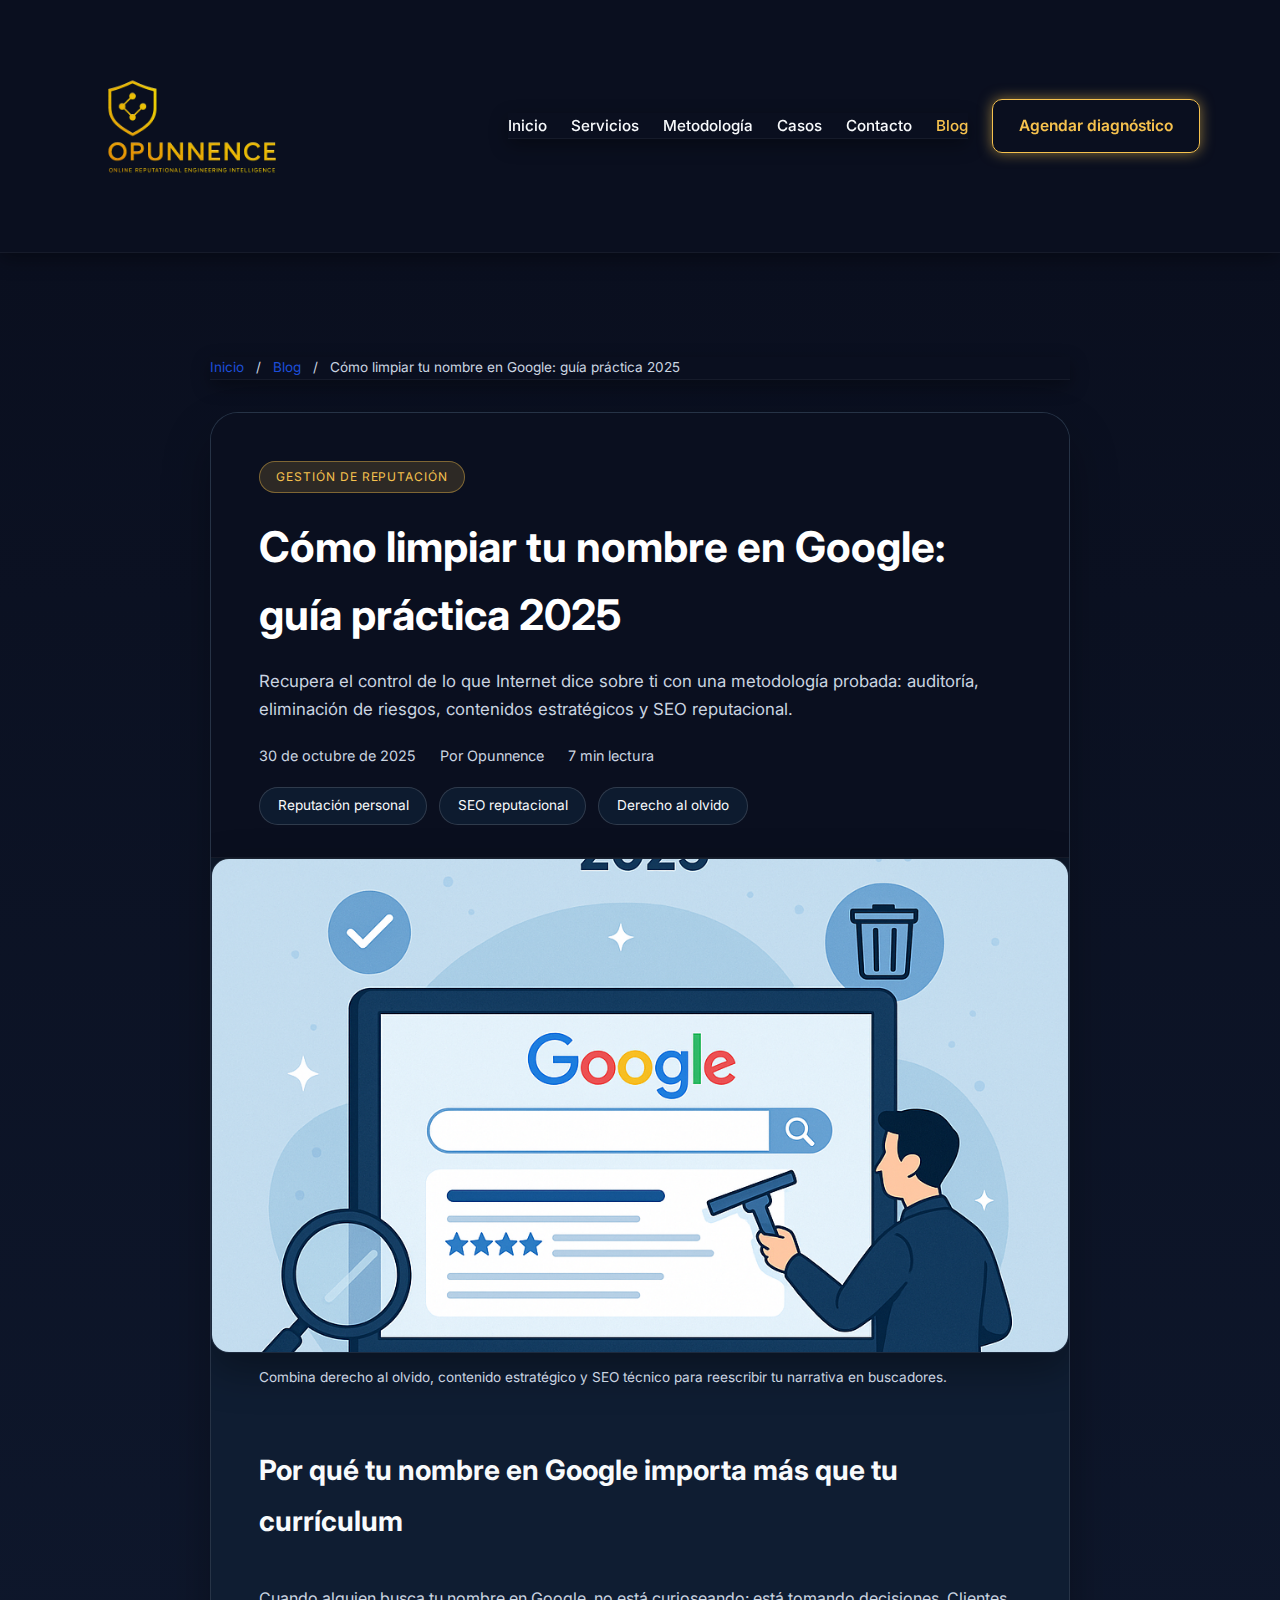
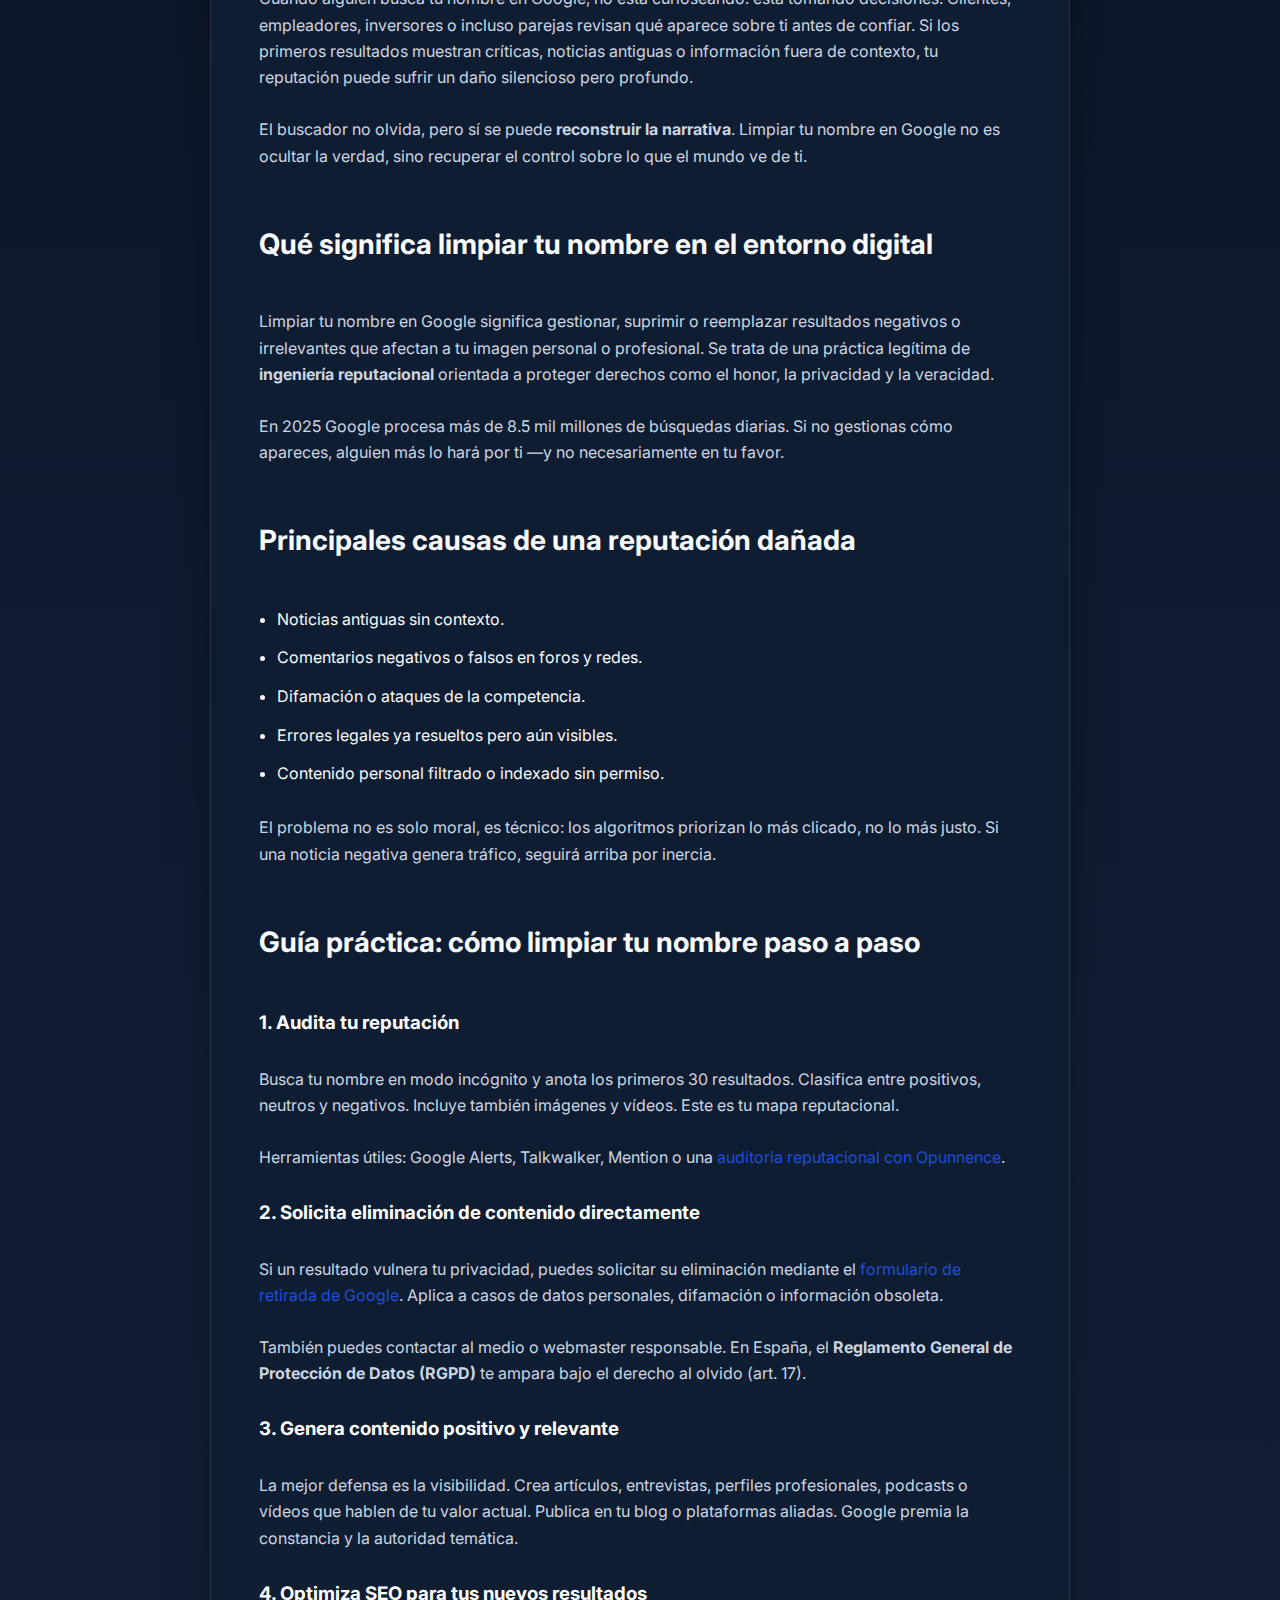
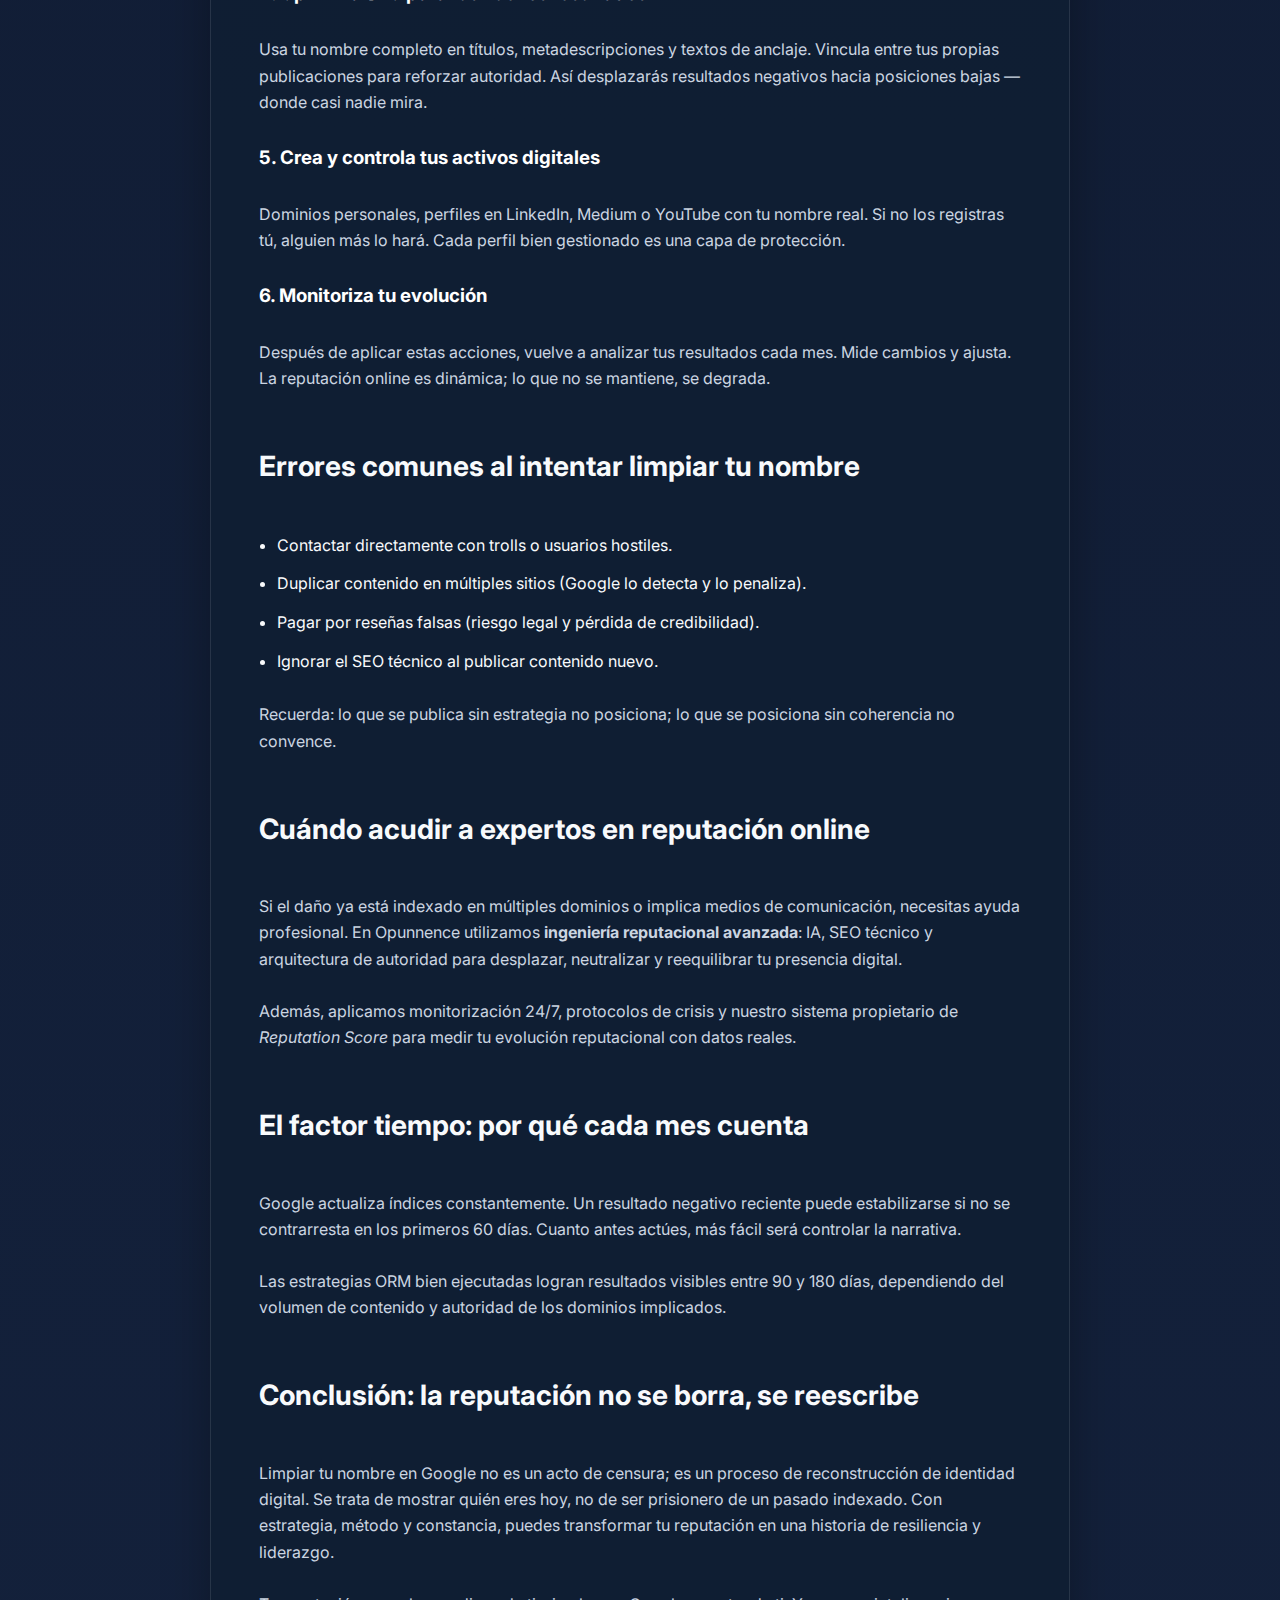
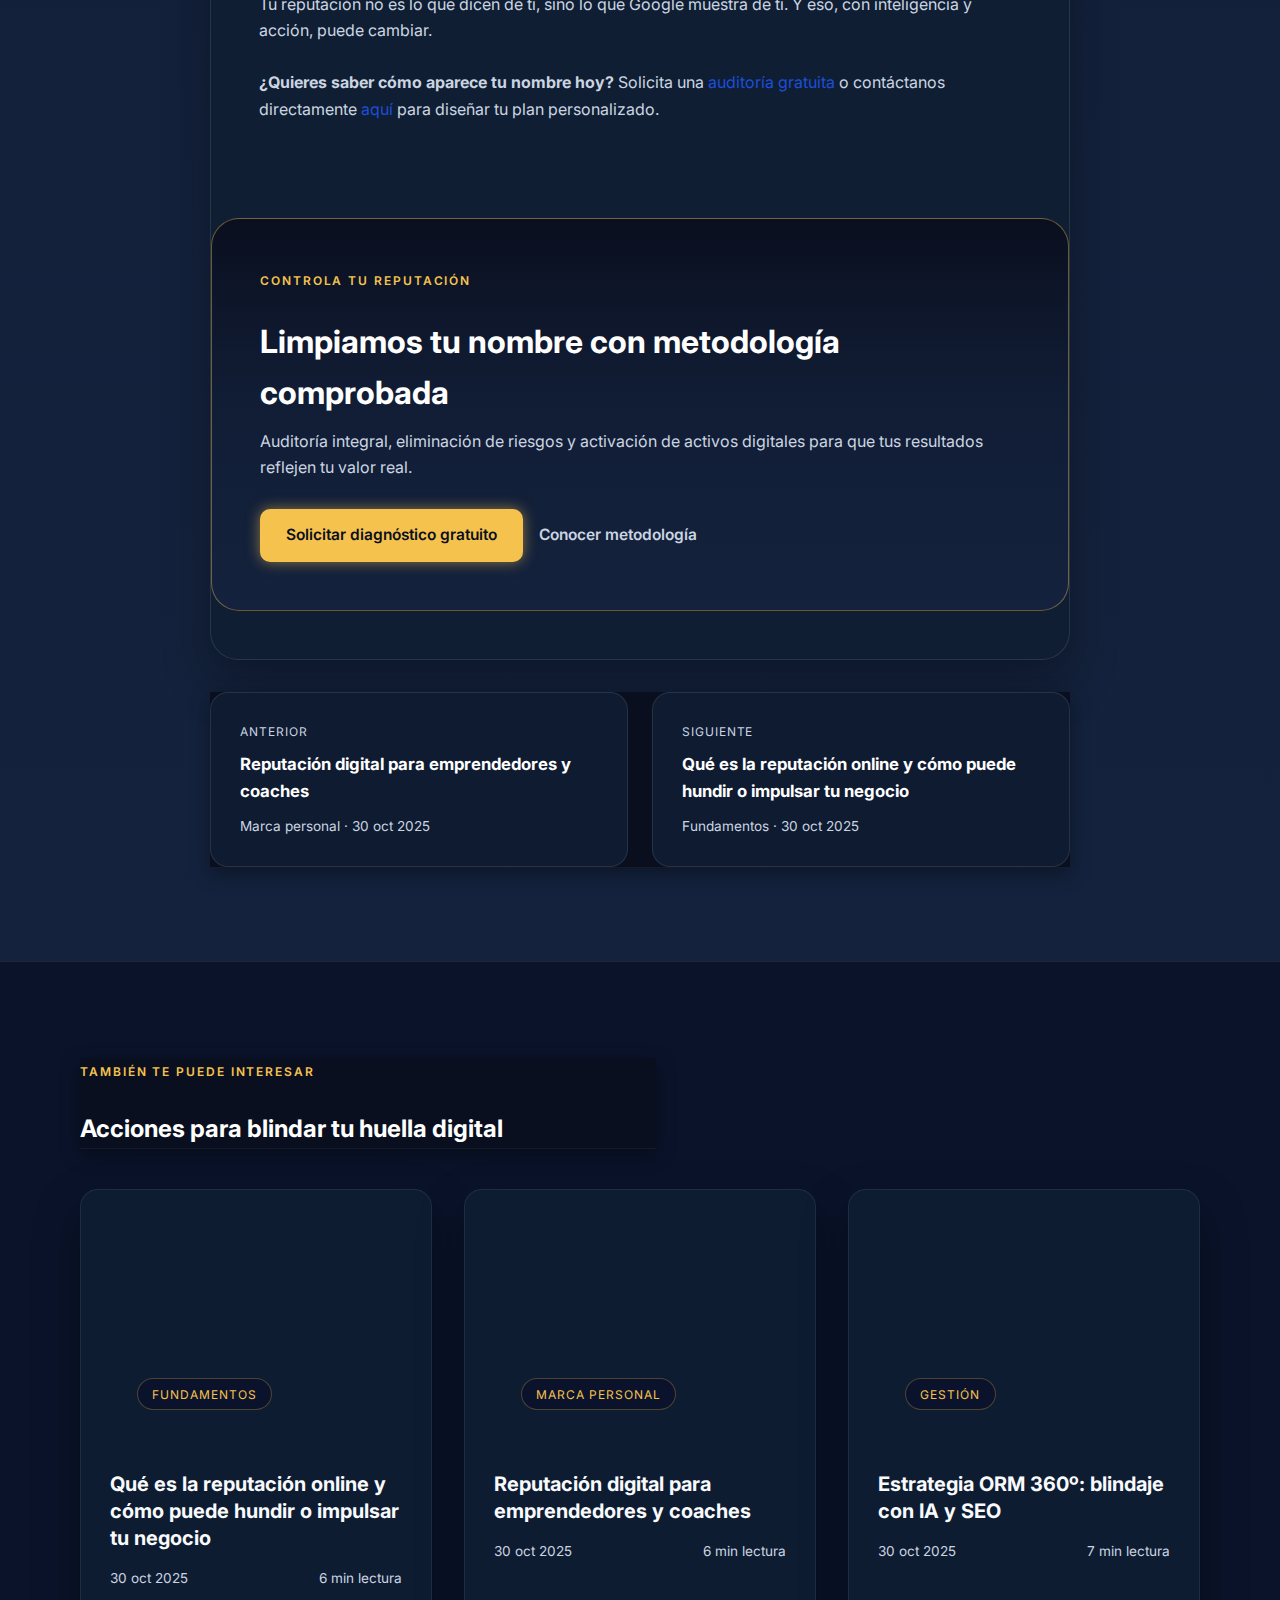
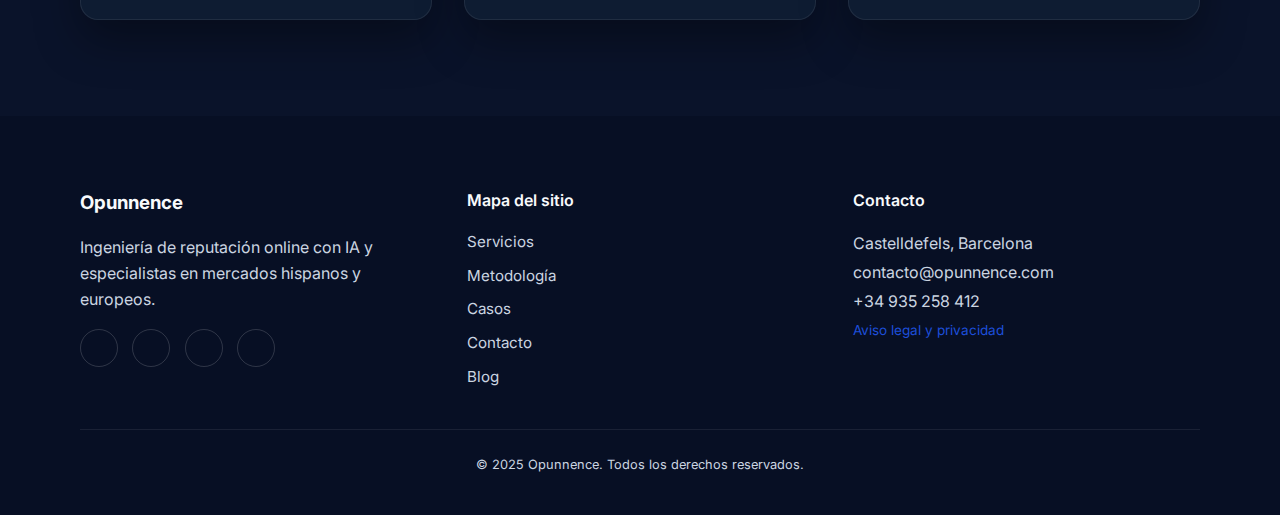
<file: blog-como-limpiar-nombre-google.html>
<!DOCTYPE html>
<html lang="es">
<head>
  <meta charset="UTF-8" />
  <meta http-equiv="X-UA-Compatible" content="IE=edge" />
  <meta name="viewport" content="width=device-width, initial-scale=1.0" />
  <title>Cómo limpiar tu nombre en Google: guía práctica 2025 | Opunnence</title>
  <meta name="description" content="Aprende paso a paso cómo eliminar resultados negativos y limpiar tu nombre en Google en 2025. Guía actualizada de reputación digital con estrategias reales." />
  <meta name="keywords" content="limpiar nombre Google, eliminar resultados negativos, borrar noticias, reputación online, Opunnence, reputación digital" />
  <link rel="canonical" href="https://www.opunnence.com/blog/como-limpiar-tu-nombre-en-google.html" />
  <meta property="og:title" content="Cómo limpiar tu nombre en Google: guía práctica 2025" />
  <meta property="og:description" content="Descubre cómo eliminar información negativa de Google y proteger tu reputación digital. Guía paso a paso por Opunnence." />
  <meta property="og:type" content="article" />
  <meta property="og:url" content="https://www.opunnence.com/blog/como-limpiar-tu-nombre-en-google.html" />
  <meta property="og:image" content="https://www.opunnence.com/como_limpiar_tu_nombre.png" />
  <meta property="og:site_name" content="Opunnence" />
  <meta property="og:locale" content="es_ES" />
  <meta name="twitter:card" content="summary_large_image" />
  <meta name="twitter:title" content="Cómo limpiar tu nombre en Google: guía práctica 2025" />
  <meta name="twitter:description" content="Descubre cómo eliminar información negativa de Google y proteger tu reputación digital. Guía paso a paso por Opunnence." />
  <meta name="twitter:image" content="https://www.opunnence.com/como_limpiar_tu_nombre.png" />
  <link rel="preconnect" href="https://fonts.googleapis.com" />
  <link rel="preconnect" href="https://fonts.gstatic.com" crossorigin />
  <link href="https://fonts.googleapis.com/css2?family=Inter:wght@400;500;600;700;800&family=Plus+Jakarta+Sans:wght@400;500;600;700&display=swap" rel="stylesheet" />
  <link rel="stylesheet" href="https://cdnjs.cloudflare.com/ajax/libs/font-awesome/6.4.0/css/all.min.css" integrity="sha512-pQWspSU9FkaQrmYfQ7qxnNKLrd9JkYw5ewR0Wof/2HoMx7bVxnk1jp/xVdE6o2UksN+G05eFXkDw9n5YLaNsw==" crossorigin="anonymous" referrerpolicy="no-referrer" />
  <link rel="stylesheet" href="styles.css" />
  <link rel="stylesheet" href="blog.css" />
  <link rel="icon" type="image/png" href="opunnence_logo_sin_fondo.png" />
  <script type="application/ld+json">
  {
    "@context": "https://schema.org",
    "@type": "Article",
    "headline": "Cómo limpiar tu nombre en Google: guía práctica 2025",
    "author": {
      "@type": "Organization",
      "name": "Opunnence"
    },
    "publisher": {
      "@type": "Organization",
      "name": "Opunnence",
      "logo": {
        "@type": "ImageObject",
        "url": "https://www.opunnence.com/opunnence_logo_sin_fondo.png"
      }
    },
    "datePublished": "2025-10-30",
    "image": "https://www.opunnence.com/como_limpiar_tu_nombre.png",
    "mainEntityOfPage": "https://www.opunnence.com/blog/como-limpiar-tu-nombre-en-google.html",
    "description": "Aprende paso a paso cómo eliminar resultados negativos y limpiar tu nombre en Google en 2025. Guía actualizada de reputación digital con estrategias reales."
  }
  </script>
</head>
<body>
  <header class="header" id="top">
    <div class="container header-inner">
      <a class="logo" href="index.html#top" aria-label="Inicio Opunnence">
        <img src="opunnence_logo_sin_fondo.png" alt="Logotipo de Opunnence, agencia de reputación online" />
      </a>
      <button class="nav-toggle" type="button" aria-controls="site-nav" aria-expanded="false" aria-label="Abrir menú de navegación">
        <span></span>
        <span></span>
        <span></span>
      </button>
      <nav class="nav" id="site-nav" aria-label="Navegación principal">
        <ul>
          <li><a href="index.html#top">Inicio</a></li>
          <li><a href="index.html#servicios">Servicios</a></li>
          <li><a href="index.html#metodologia">Metodología</a></li>
          <li><a href="index.html#casos">Casos</a></li>
          <li><a href="index.html#contacto">Contacto</a></li>
          <li><a class="is-active" href="blog.html">Blog</a></li>
          <li class="nav-cta-mobile"><a class="btn btn-outline" href="index.html#contacto">Agendar diagnóstico</a></li>
        </ul>
      </nav>
      <a class="btn btn-outline nav-cta-desktop" href="index.html#contacto">Agendar diagnóstico</a>
    </div>
  </header>

  <main>
    <section class="blog-article">
      <div class="container blog-article-container">
        <nav class="blog-breadcrumb" aria-label="Ruta de navegación">
          <a href="index.html">Inicio</a>
          <span aria-hidden="true">/</span>
          <a href="blog.html">Blog</a>
          <span aria-hidden="true">/</span>
          <span aria-current="page">Cómo limpiar tu nombre en Google: guía práctica 2025</span>
        </nav>

        <article class="blog-article-body">
          <header class="blog-article-header">
            <span class="blog-article-category">Gestión de reputación</span>
            <h1>Cómo limpiar tu nombre en Google: guía práctica 2025</h1>
            <p class="blog-article-excerpt">Recupera el control de lo que Internet dice sobre ti con una metodología probada: auditoría, eliminación de riesgos, contenidos estratégicos y SEO reputacional.</p>
            <div class="blog-article-meta">
              <time datetime="2025-10-30">30 de octubre de 2025</time>
              <span>Por Opunnence</span>
              <span>7 min lectura</span>
            </div>
            <div class="blog-article-tags" aria-label="Etiquetas">
              <a href="#">Reputación personal</a>
              <a href="#">SEO reputacional</a>
              <a href="#">Derecho al olvido</a>
            </div>
          </header>

          <figure class="blog-article-hero">
            <img src="como_limpiar_tu_nombre.png" alt="Consultor analizando resultados de Google para limpiar reputación personal" loading="lazy" />
            <figcaption>Combina derecho al olvido, contenido estratégico y SEO técnico para reescribir tu narrativa en buscadores.</figcaption>
          </figure>

          <div class="blog-article-content">
            <h2>Por qué tu nombre en Google importa más que tu currículum</h2>
            <p>Cuando alguien busca tu nombre en Google, no está curioseando: está tomando decisiones. Clientes, empleadores, inversores o incluso parejas revisan qué aparece sobre ti antes de confiar. Si los primeros resultados muestran críticas, noticias antiguas o información fuera de contexto, tu reputación puede sufrir un daño silencioso pero profundo.</p>
            <p>El buscador no olvida, pero sí se puede <strong>reconstruir la narrativa</strong>. Limpiar tu nombre en Google no es ocultar la verdad, sino recuperar el control sobre lo que el mundo ve de ti.</p>

            <h2>Qué significa limpiar tu nombre en el entorno digital</h2>
            <p>Limpiar tu nombre en Google significa gestionar, suprimir o reemplazar resultados negativos o irrelevantes que afectan a tu imagen personal o profesional. Se trata de una práctica legítima de <strong>ingeniería reputacional</strong> orientada a proteger derechos como el honor, la privacidad y la veracidad.</p>
            <p>En 2025 Google procesa más de 8.5&nbsp;mil millones de búsquedas diarias. Si no gestionas cómo apareces, alguien más lo hará por ti —y no necesariamente en tu favor.</p>

            <h2>Principales causas de una reputación dañada</h2>
            <ul>
              <li>Noticias antiguas sin contexto.</li>
              <li>Comentarios negativos o falsos en foros y redes.</li>
              <li>Difamación o ataques de la competencia.</li>
              <li>Errores legales ya resueltos pero aún visibles.</li>
              <li>Contenido personal filtrado o indexado sin permiso.</li>
            </ul>
            <p>El problema no es solo moral, es técnico: los algoritmos priorizan lo más clicado, no lo más justo. Si una noticia negativa genera tráfico, seguirá arriba por inercia.</p>

            <h2>Guía práctica: cómo limpiar tu nombre paso a paso</h2>

            <h3>1. Audita tu reputación</h3>
            <p>Busca tu nombre en modo incógnito y anota los primeros 30 resultados. Clasifica entre positivos, neutros y negativos. Incluye también imágenes y vídeos. Este es tu mapa reputacional.</p>
            <p>Herramientas útiles: Google Alerts, Talkwalker, Mention o una <a href="index.html#servicios">auditoría reputacional con Opunnence</a>.</p>

            <h3>2. Solicita eliminación de contenido directamente</h3>
            <p>Si un resultado vulnera tu privacidad, puedes solicitar su eliminación mediante el <a href="https://support.google.com/legal" target="_blank" rel="nofollow noopener">formulario de retirada de Google</a>. Aplica a casos de datos personales, difamación o información obsoleta.</p>
            <p>También puedes contactar al medio o webmaster responsable. En España, el <strong>Reglamento General de Protección de Datos (RGPD)</strong> te ampara bajo el derecho al olvido (art. 17).</p>

            <h3>3. Genera contenido positivo y relevante</h3>
            <p>La mejor defensa es la visibilidad. Crea artículos, entrevistas, perfiles profesionales, podcasts o vídeos que hablen de tu valor actual. Publica en tu blog o plataformas aliadas. Google premia la constancia y la autoridad temática.</p>

            <h3>4. Optimiza SEO para tus nuevos resultados</h3>
            <p>Usa tu nombre completo en títulos, metadescripciones y textos de anclaje. Vincula entre tus propias publicaciones para reforzar autoridad. Así desplazarás resultados negativos hacia posiciones bajas —donde casi nadie mira.</p>

            <h3>5. Crea y controla tus activos digitales</h3>
            <p>Dominios personales, perfiles en LinkedIn, Medium o YouTube con tu nombre real. Si no los registras tú, alguien más lo hará. Cada perfil bien gestionado es una capa de protección.</p>

            <h3>6. Monitoriza tu evolución</h3>
            <p>Después de aplicar estas acciones, vuelve a analizar tus resultados cada mes. Mide cambios y ajusta. La reputación online es dinámica; lo que no se mantiene, se degrada.</p>

            <h2>Errores comunes al intentar limpiar tu nombre</h2>
            <ul>
              <li>Contactar directamente con trolls o usuarios hostiles.</li>
              <li>Duplicar contenido en múltiples sitios (Google lo detecta y lo penaliza).</li>
              <li>Pagar por reseñas falsas (riesgo legal y pérdida de credibilidad).</li>
              <li>Ignorar el SEO técnico al publicar contenido nuevo.</li>
            </ul>
            <p>Recuerda: lo que se publica sin estrategia no posiciona; lo que se posiciona sin coherencia no convence.</p>

            <h2>Cuándo acudir a expertos en reputación online</h2>
            <p>Si el daño ya está indexado en múltiples dominios o implica medios de comunicación, necesitas ayuda profesional. En Opunnence utilizamos <strong>ingeniería reputacional avanzada</strong>: IA, SEO técnico y arquitectura de autoridad para desplazar, neutralizar y reequilibrar tu presencia digital.</p>
            <p>Además, aplicamos monitorización 24/7, protocolos de crisis y nuestro sistema propietario de <em>Reputation Score</em> para medir tu evolución reputacional con datos reales.</p>

            <h2>El factor tiempo: por qué cada mes cuenta</h2>
            <p>Google actualiza índices constantemente. Un resultado negativo reciente puede estabilizarse si no se contrarresta en los primeros 60 días. Cuanto antes actúes, más fácil será controlar la narrativa.</p>
            <p>Las estrategias ORM bien ejecutadas logran resultados visibles entre 90 y 180 días, dependiendo del volumen de contenido y autoridad de los dominios implicados.</p>

            <h2>Conclusión: la reputación no se borra, se reescribe</h2>
            <p>Limpiar tu nombre en Google no es un acto de censura; es un proceso de reconstrucción de identidad digital. Se trata de mostrar quién eres hoy, no de ser prisionero de un pasado indexado. Con estrategia, método y constancia, puedes transformar tu reputación en una historia de resiliencia y liderazgo.</p>
            <p>Tu reputación no es lo que dicen de ti, sino lo que Google muestra de ti. Y eso, con inteligencia y acción, puede cambiar.</p>
            <p><strong>¿Quieres saber cómo aparece tu nombre hoy?</strong> Solicita una <a href="index.html#contacto">auditoría gratuita</a> o contáctanos directamente <a href="index.html#contacto">aquí</a> para diseñar tu plan personalizado.</p>
          </div>

          <aside class="blog-article-callout">
            <div>
              <span class="eyebrow">Controla tu reputación</span>
              <h2>Limpiamos tu nombre con metodología comprobada</h2>
              <p>Auditoría integral, eliminación de riesgos y activación de activos digitales para que tus resultados reflejen tu valor real.</p>
            </div>
            <div class="blog-article-callout-actions">
              <a class="btn btn-primary" href="index.html#contacto">Solicitar diagnóstico gratuito</a>
              <a class="btn btn-link" href="index.html#metodologia">Conocer metodología</a>
            </div>
          </aside>
        </article>

        <nav class="blog-article-nav" aria-label="Artículos relacionados">
          <a class="blog-article-nav-card" href="blog-reputacion-digital-emprendedores.html">
            <span class="blog-nav-label">Anterior</span>
            <h3>Reputación digital para emprendedores y coaches</h3>
            <span class="blog-nav-meta">Marca personal · 30 oct 2025</span>
          </a>
          <a class="blog-article-nav-card" href="blog-que-es-reputacion-online.html">
            <span class="blog-nav-label">Siguiente</span>
            <h3>Qué es la reputación online y cómo puede hundir o impulsar tu negocio</h3>
            <span class="blog-nav-meta">Fundamentos · 30 oct 2025</span>
          </a>
        </nav>
      </div>
    </section>

    <section class="blog-related">
      <div class="container">
        <header class="blog-related-header">
          <span class="eyebrow">También te puede interesar</span>
          <h2>Acciones para blindar tu huella digital</h2>
        </header>
        <div class="blog-related-grid">
          <article class="blog-card">
            <a href="blog-que-es-reputacion-online.html">
              <figure class="blog-card-media">
                <img src="que_es_reputacion_online.png" alt="Especialista de reputación evaluando presencia digital de una marca" loading="lazy" />
                <span class="blog-card-tag">Fundamentos</span>
              </figure>
              <div class="blog-card-body">
                <h3 class="blog-card-title">Qué es la reputación online y cómo puede hundir o impulsar tu negocio</h3>
                <div class="blog-card-meta">
                  <time datetime="2025-10-30">30 oct 2025</time>
                  <span>6 min lectura</span>
                </div>
              </div>
            </a>
          </article>
          <article class="blog-card">
            <a href="blog-reputacion-digital-emprendedores.html">
              <figure class="blog-card-media">
                <img src="reputacion_digital.png" alt="Emprendedora planificando su estrategia de reputación digital" loading="lazy" />
                <span class="blog-card-tag">Marca personal</span>
              </figure>
              <div class="blog-card-body">
                <h3 class="blog-card-title">Reputación digital para emprendedores y coaches</h3>
                <div class="blog-card-meta">
                  <time datetime="2025-10-30">30 oct 2025</time>
                  <span>6 min lectura</span>
                </div>
              </div>
            </a>
          </article>
          <article class="blog-card">
            <a href="blog-estrategia-orm-360.html">
              <figure class="blog-card-media">
                <img src="estrategia_orm.png" alt="Equipo coordinando una estrategia ORM 360º con dashboards de IA" loading="lazy" />
                <span class="blog-card-tag">Gestión</span>
              </figure>
              <div class="blog-card-body">
                <h3 class="blog-card-title">Estrategia ORM 360º: blindaje con IA y SEO</h3>
                <div class="blog-card-meta">
                  <time datetime="2025-10-30">30 oct 2025</time>
                  <span>7 min lectura</span>
                </div>
              </div>
            </a>
          </article>
        </div>
      </div>
    </section>
  </main>

  <footer class="footer">
    <div class="container footer-top">
      <div class="footer-brand">
        <h3>Opunnence</h3>
        <p>Ingeniería de reputación online con IA y especialistas en mercados hispanos y europeos.</p>
        <div class="social">
          <a href="#" aria-label="Instagram"><i class="fab fa-instagram"></i></a>
          <a href="#" aria-label="LinkedIn"><i class="fab fa-linkedin-in"></i></a>
          <a href="#" aria-label="X"><i class="fab fa-x-twitter"></i></a>
          <a href="#" aria-label="YouTube"><i class="fab fa-youtube"></i></a>
        </div>
      </div>
      <div class="footer-links">
        <h4>Mapa del sitio</h4>
        <ul>
          <li><a href="index.html#servicios">Servicios</a></li>
          <li><a href="index.html#metodologia">Metodología</a></li>
          <li><a href="index.html#casos">Casos</a></li>
          <li><a href="index.html#contacto">Contacto</a></li>
          <li><a href="blog.html">Blog</a></li>
        </ul>
      </div>
      <div class="footer-contact">
        <h4>Contacto</h4>
        <address>
          Castelldefels, Barcelona<br />
          contacto@opunnence.com<br />
          +34 935 258 412
        </address>
        <p class="legal-link"><a href="#">Aviso legal y privacidad</a></p>
      </div>
    </div>
    <div class="container footer-bottom">
      <p>© 2025 Opunnence. Todos los derechos reservados.</p>
    </div>
  </footer>
  <script>
    window.addEventListener('DOMContentLoaded', () => {
      const header = document.querySelector('.header');
      if (!header) return;

      const navToggle = document.querySelector('.nav-toggle');
      const nav = document.getElementById('site-nav');

      const closeNav = () => {
        if (!navToggle || !nav) return;
        nav.classList.remove('is-open');
        navToggle.classList.remove('is-active');
        navToggle.setAttribute('aria-expanded', 'false');
        document.body.classList.remove('nav-open');
      };

      const toggleNav = () => {
        if (!navToggle || !nav) return;
        const expanded = navToggle.getAttribute('aria-expanded') === 'true';
        const shouldOpen = !expanded;
        navToggle.setAttribute('aria-expanded', shouldOpen.toString());
        navToggle.classList.toggle('is-active', shouldOpen);
        nav.classList.toggle('is-open', shouldOpen);
        document.body.classList.toggle('nav-open', shouldOpen);
      };

      if (navToggle && nav) {
        navToggle.addEventListener('click', (event) => {
          event.stopPropagation();
          toggleNav();
        });

        nav.querySelectorAll('a').forEach((link) => {
          link.addEventListener('click', () => {
            closeNav();
          });
        });

        document.addEventListener('click', (event) => {
          if (!nav.classList.contains('is-open')) return;
          if (!event.target.closest('.header')) {
            closeNav();
          }
        });

        document.addEventListener('keydown', (event) => {
          if (event.key === 'Escape') {
            closeNav();
          }
        });
      }

      let lastScrollY = window.scrollY;
      let isTicking = false;

      const getHeaderConfig = () => {
        const isCompact = window.innerWidth <= 768;
        return {
          threshold: isCompact ? 80 : 160,
          delta: isCompact ? 12 : 24,
        };
      };

      let { threshold, delta } = getHeaderConfig();

      const updateHeaderVisibility = () => {
        const currentScroll = window.scrollY;

        if (currentScroll > lastScrollY + delta && currentScroll > threshold) {
          header.classList.add('is-hidden');
        } else if (currentScroll < lastScrollY - delta || currentScroll <= 0) {
          header.classList.remove('is-hidden');
        }

        lastScrollY = currentScroll;
      };

      const onScroll = () => {
        if (!isTicking) {
          window.requestAnimationFrame(() => {
            updateHeaderVisibility();
            isTicking = false;
          });
          isTicking = true;
        }
      };

      window.addEventListener('scroll', onScroll, { passive: true });
      const handleResize = () => {
        ({ threshold, delta } = getHeaderConfig());
        updateHeaderVisibility();
        if (window.innerWidth > 768) {
          closeNav();
        }
      };

      window.addEventListener('resize', handleResize);

      handleResize();
    });
  </script>
</body>
</html>
</file>
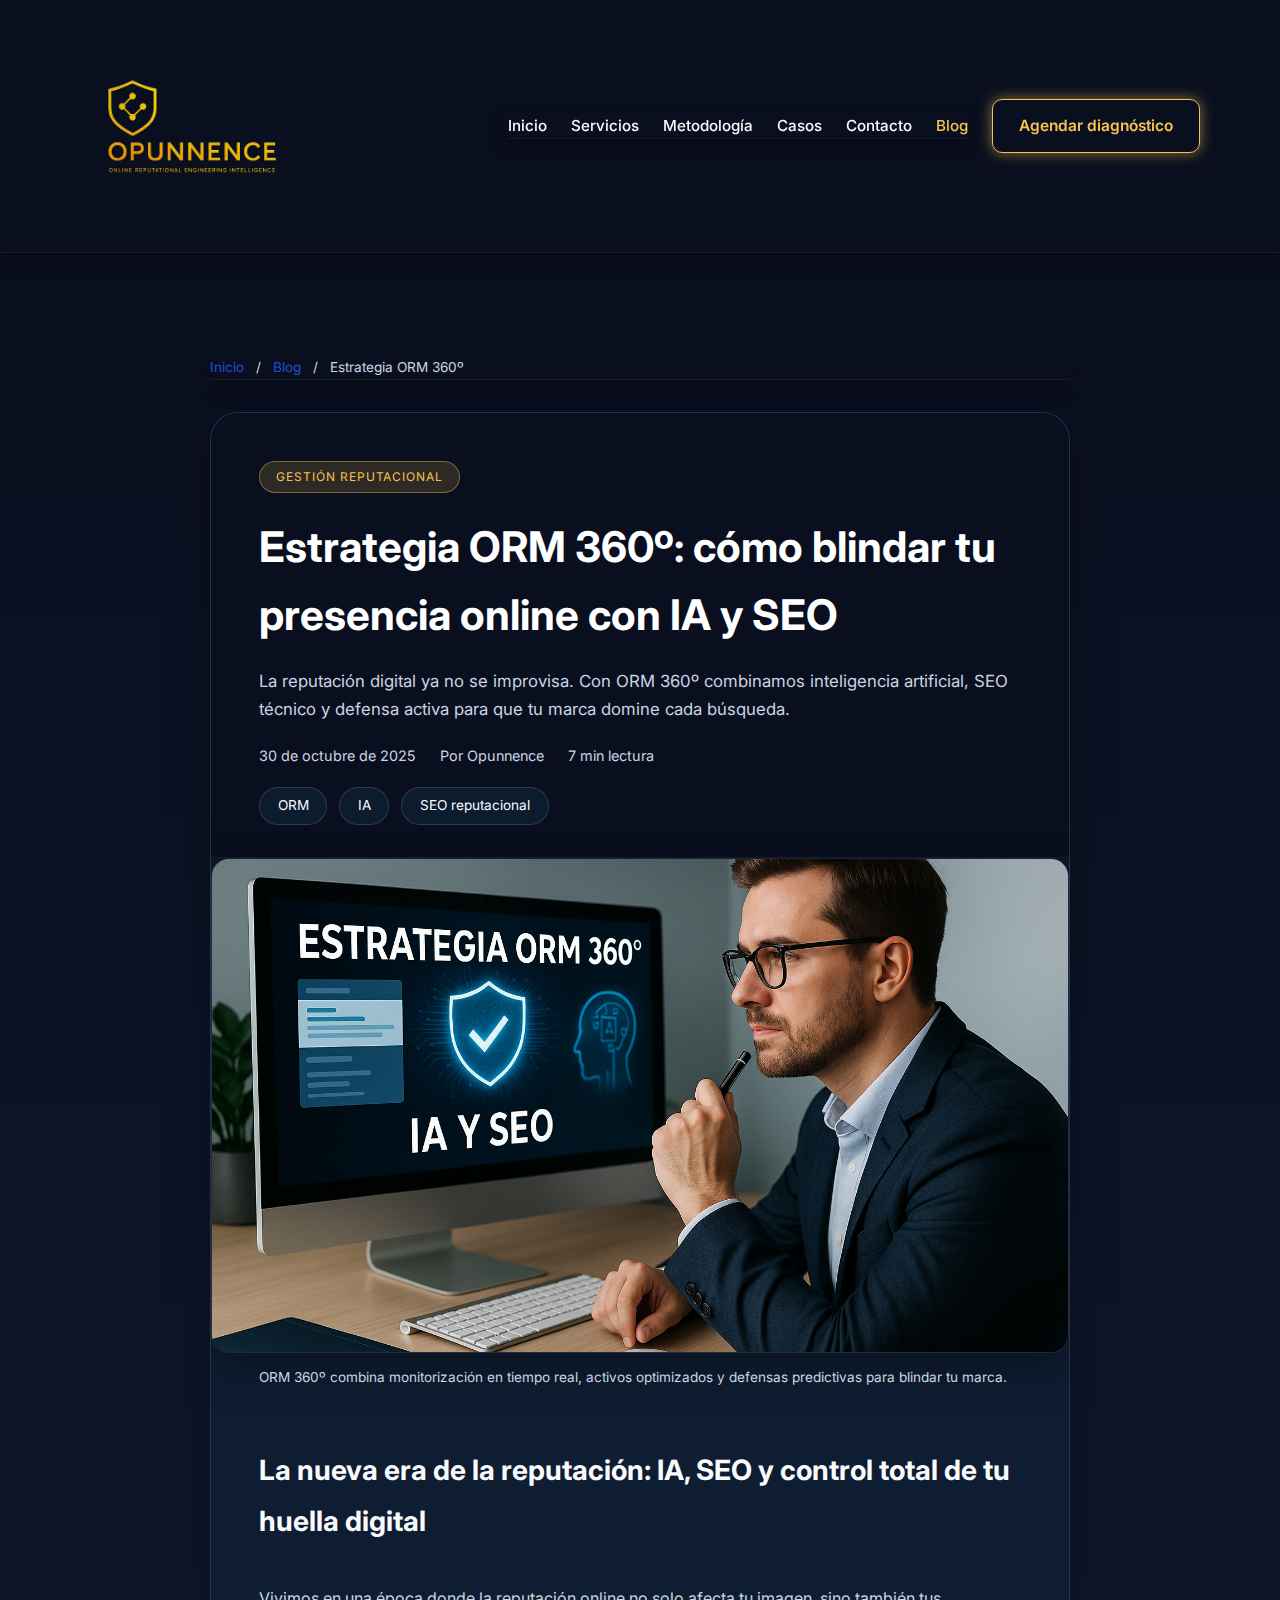
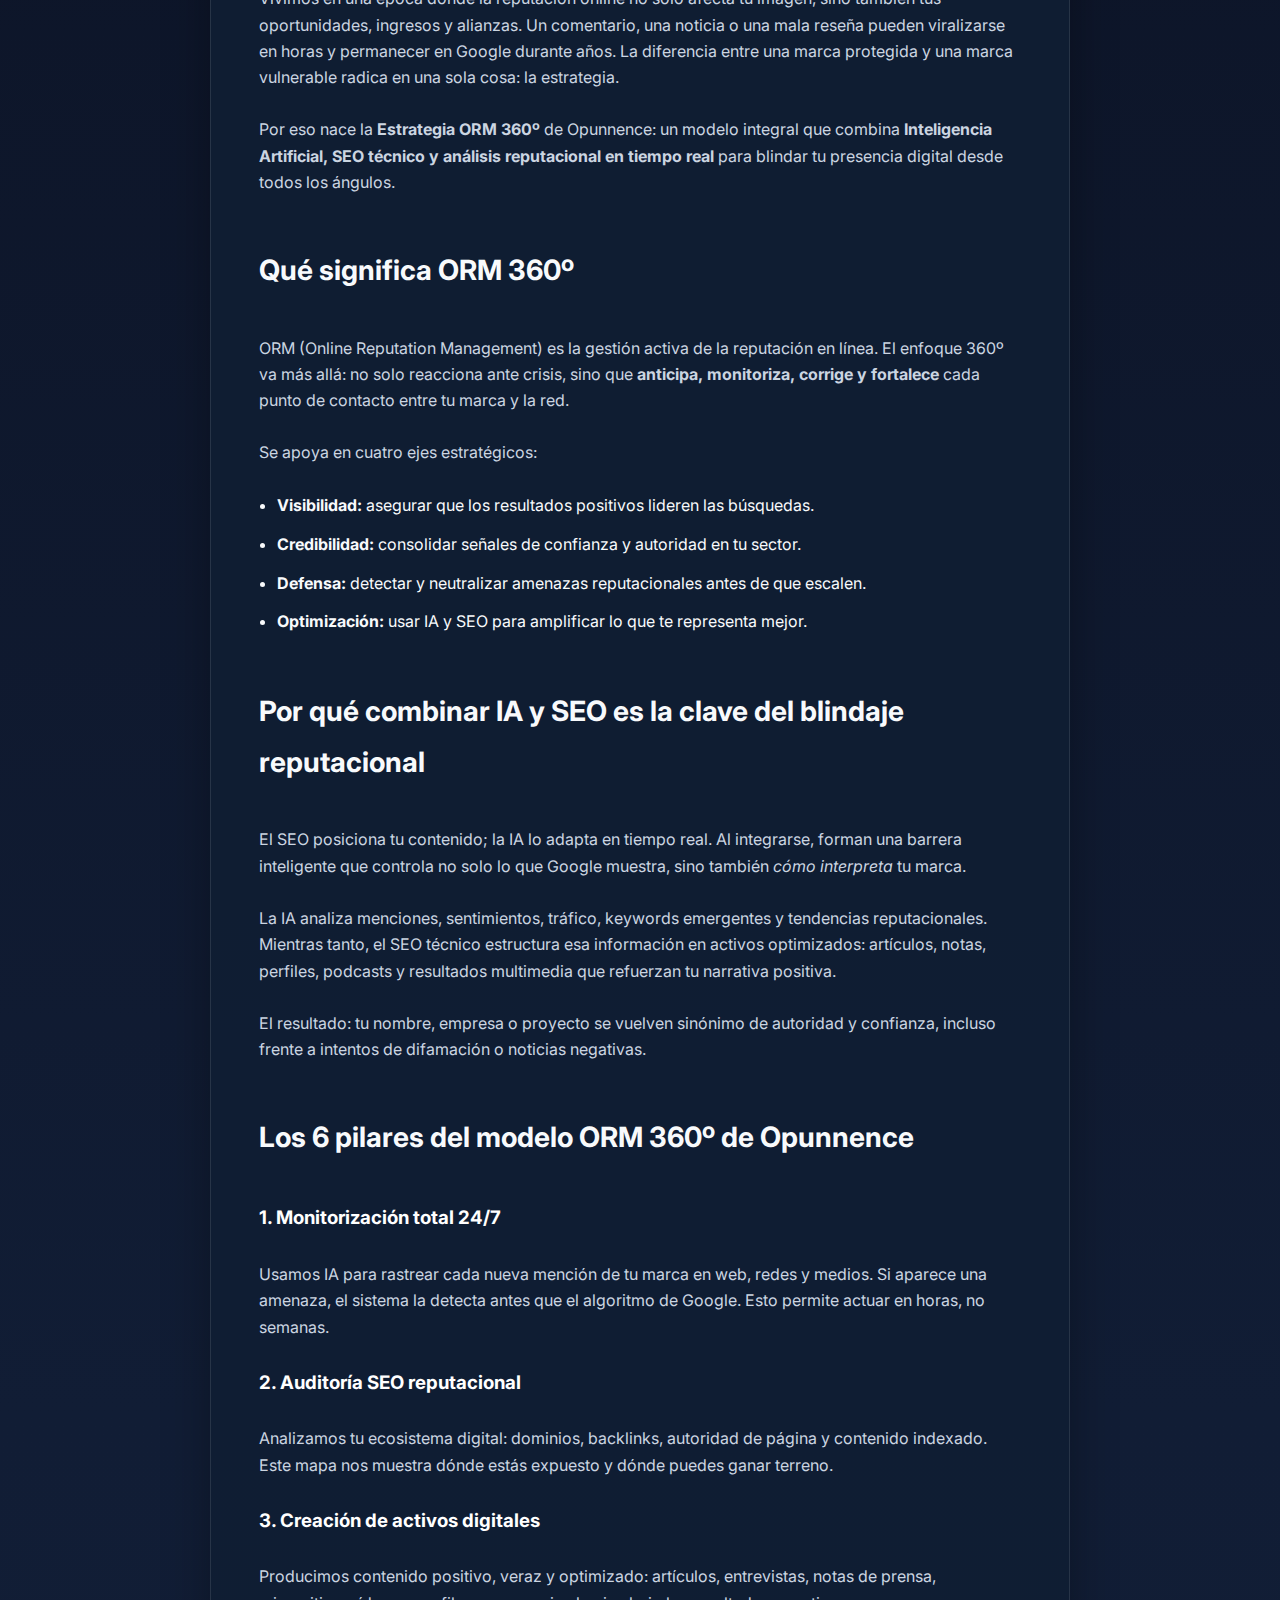
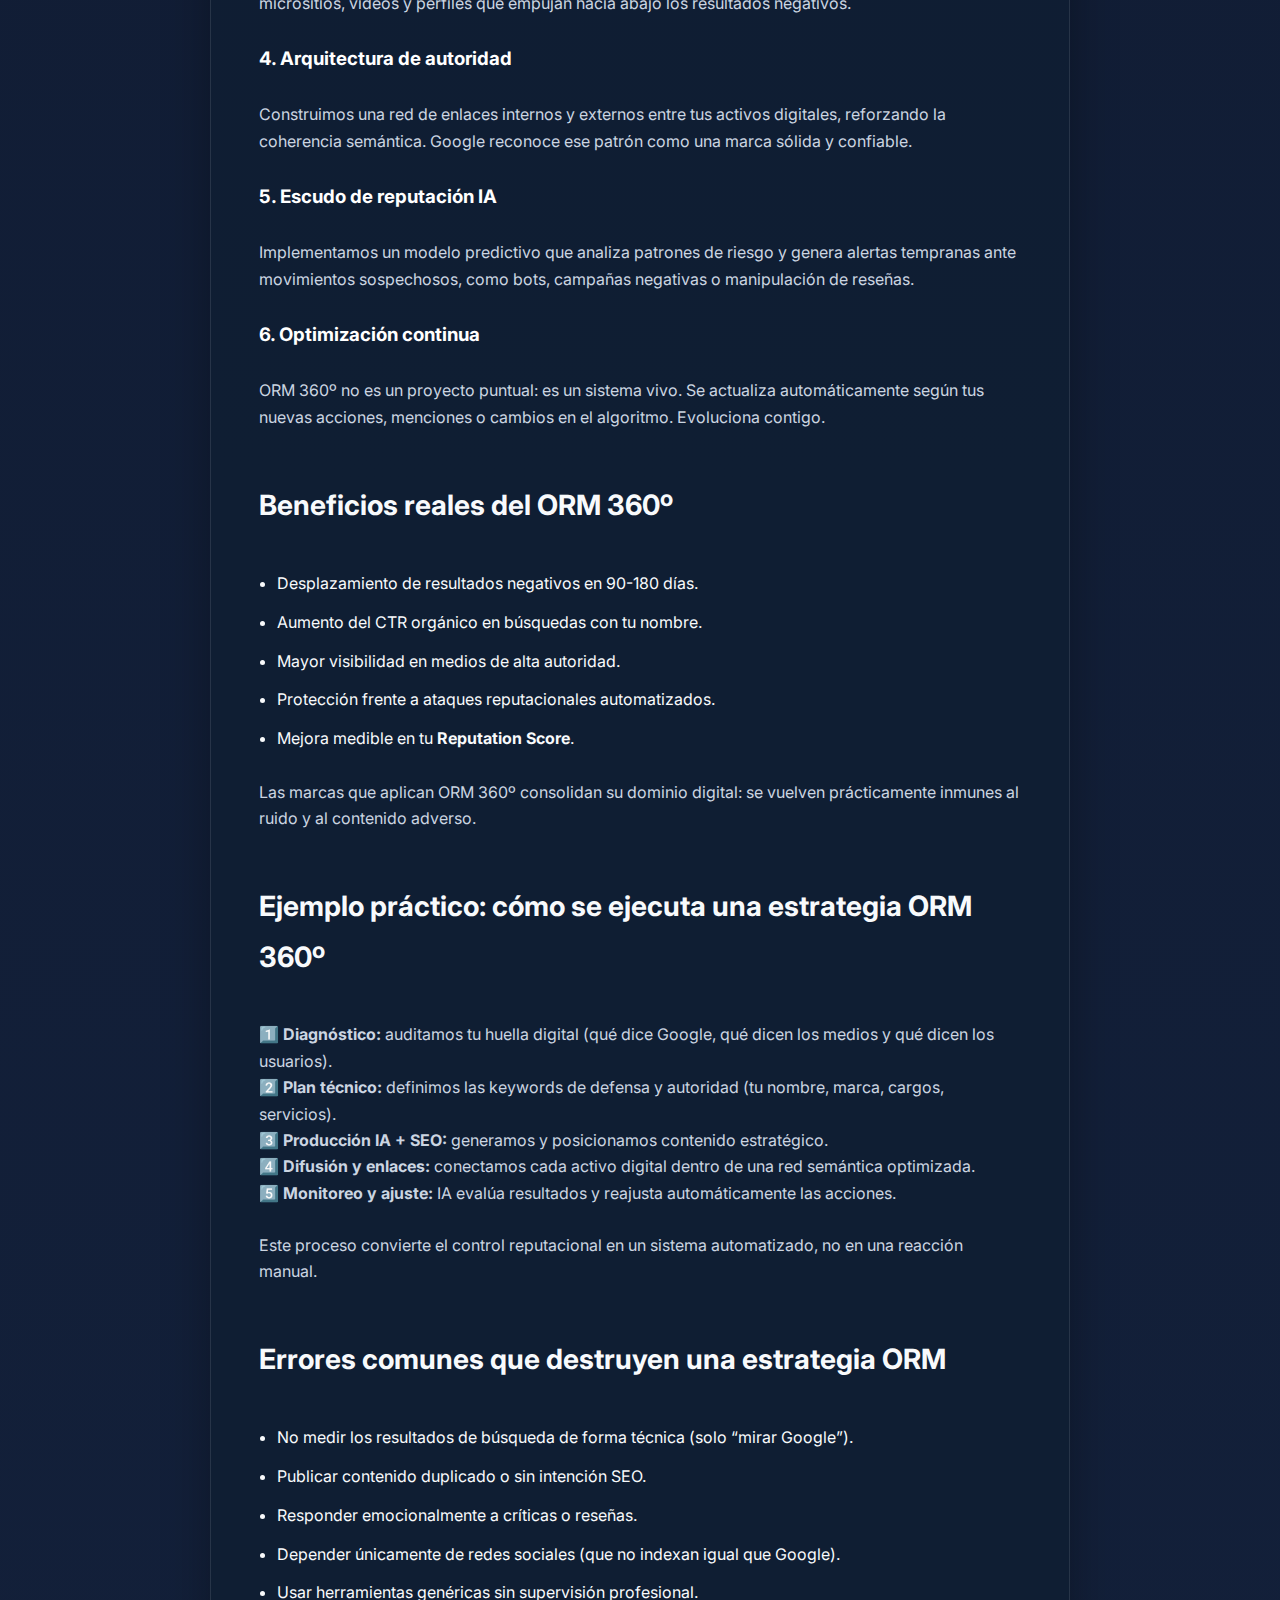
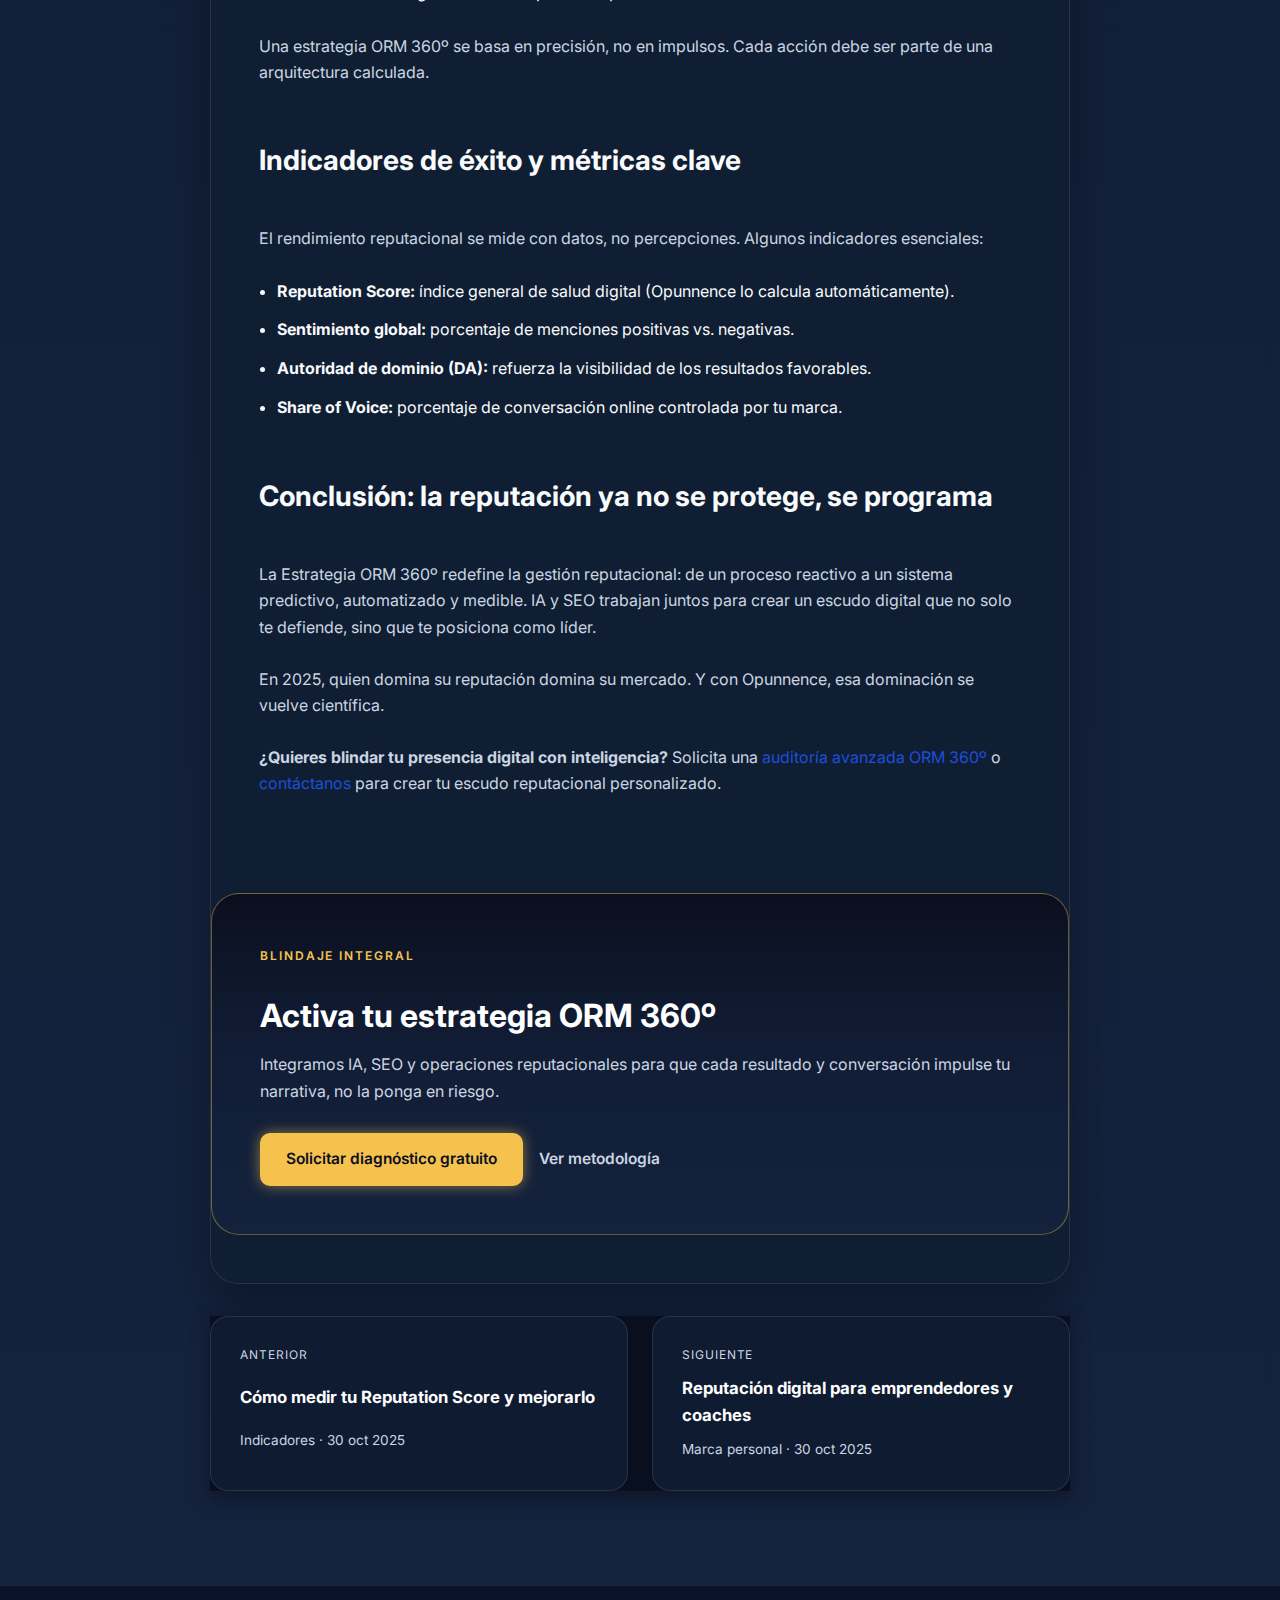
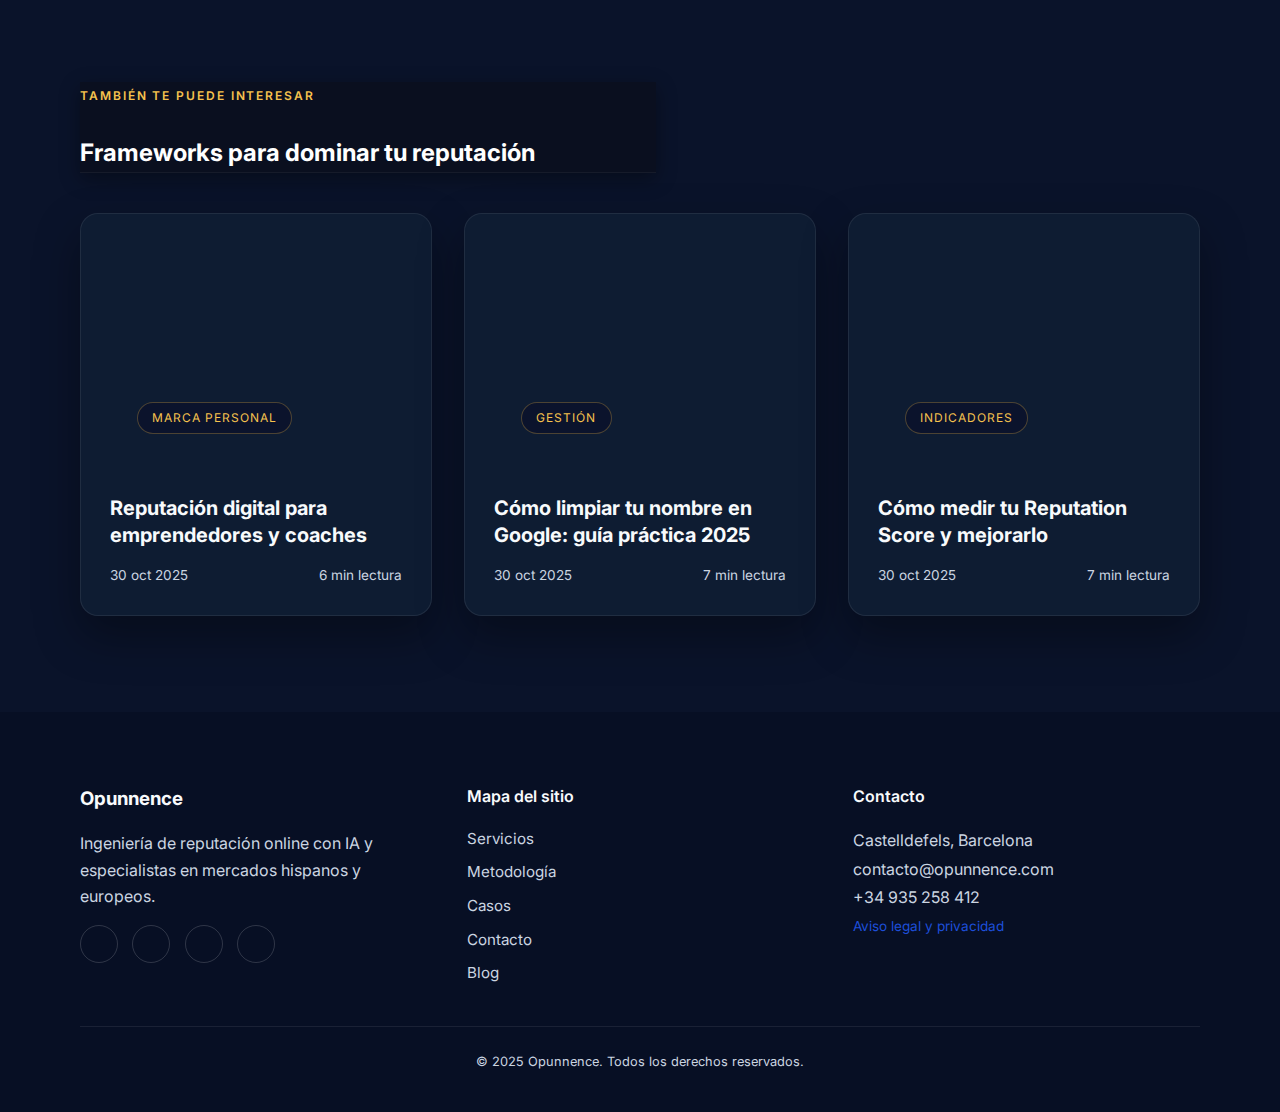
<file: blog-estrategia-orm-360.html>
<!DOCTYPE html>
<html lang="es">
<head>
  <meta charset="UTF-8" />
  <meta http-equiv="X-UA-Compatible" content="IE=edge" />
  <meta name="viewport" content="width=device-width, initial-scale=1.0" />
  <title>Estrategia ORM 360º: cómo blindar tu presencia online con IA y SEO | Opunnence</title>
  <meta name="description" content="Descubre la Estrategia ORM 360º: la fórmula definitiva para blindar tu presencia online mediante Inteligencia Artificial, SEO técnico y gestión reputacional avanzada." />
  <meta name="keywords" content="ORM 360, reputación online, SEO reputacional, IA reputación digital, Opunnence, gestión reputacional, SEO técnico" />
  <link rel="canonical" href="https://www.opunnence.com/blog/estrategia-orm-360.html" />
  <meta property="og:title" content="Estrategia ORM 360º: cómo blindar tu presencia online con IA y SEO" />
  <meta property="og:description" content="Aprende cómo proteger tu reputación digital con la Estrategia ORM 360º, combinando inteligencia artificial, SEO y análisis reputacional integral." />
  <meta property="og:type" content="article" />
  <meta property="og:url" content="https://www.opunnence.com/blog/estrategia-orm-360.html" />
  <meta property="og:image" content="https://www.opunnence.com/estrategia_orm.png" />
  <meta property="og:site_name" content="Opunnence" />
  <meta property="og:locale" content="es_ES" />
  <meta name="twitter:card" content="summary_large_image" />
  <meta name="twitter:title" content="Estrategia ORM 360º: cómo blindar tu presencia online con IA y SEO" />
  <meta name="twitter:description" content="Aprende cómo proteger tu reputación digital con la Estrategia ORM 360º, combinando inteligencia artificial, SEO y análisis reputacional integral." />
  <meta name="twitter:image" content="https://www.opunnence.com/estrategia_orm.png" />
  <link rel="preconnect" href="https://fonts.googleapis.com" />
  <link rel="preconnect" href="https://fonts.gstatic.com" crossorigin />
  <link href="https://fonts.googleapis.com/css2?family=Inter:wght@400;500;600;700;800&family=Plus+Jakarta+Sans:wght@400;500;600;700&display=swap" rel="stylesheet" />
  <link rel="stylesheet" href="https://cdnjs.cloudflare.com/ajax/libs/font-awesome/6.4.0/css/all.min.css" integrity="sha512-pQWspSU9FkaQrmYfQ7qxnNKLrd9JkYw5ewR0Wof/2HoMx7bVxnk1jp/xVdE6o2UksN+G05eFXkDw9n5YLaNsw==" crossorigin="anonymous" referrerpolicy="no-referrer" />
  <link rel="stylesheet" href="styles.css" />
  <link rel="stylesheet" href="blog.css" />
  <link rel="icon" type="image/png" href="opunnence_logo_sin_fondo.png" />
  <script type="application/ld+json">
  {
    "@context": "https://schema.org",
    "@type": "Article",
    "headline": "Estrategia ORM 360º: cómo blindar tu presencia online con IA y SEO",
    "author": {
      "@type": "Organization",
      "name": "Opunnence"
    },
    "publisher": {
      "@type": "Organization",
      "name": "Opunnence",
      "logo": {
        "@type": "ImageObject",
        "url": "https://www.opunnence.com/opunnence_logo_sin_fondo.png"
      }
    },
    "datePublished": "2025-10-30",
    "image": "https://www.opunnence.com/estrategia_orm.png",
    "mainEntityOfPage": "https://www.opunnence.com/blog/estrategia-orm-360.html",
    "description": "Descubre la Estrategia ORM 360º: la fórmula definitiva para blindar tu presencia online mediante Inteligencia Artificial, SEO técnico y gestión reputacional avanzada."
  }
  </script>
</head>
<body>
  <header class="header" id="top">
    <div class="container header-inner">
      <a class="logo" href="index.html#top" aria-label="Inicio Opunnence">
        <img src="opunnence_logo_sin_fondo.png" alt="Logotipo de Opunnence, agencia de reputación online" />
      </a>
      <button class="nav-toggle" type="button" aria-controls="site-nav" aria-expanded="false" aria-label="Abrir menú de navegación">
        <span></span>
        <span></span>
        <span></span>
      </button>
      <nav class="nav" id="site-nav" aria-label="Navegación principal">
        <ul>
          <li><a href="index.html#top">Inicio</a></li>
          <li><a href="index.html#servicios">Servicios</a></li>
          <li><a href="index.html#metodologia">Metodología</a></li>
          <li><a href="index.html#casos">Casos</a></li>
          <li><a href="index.html#contacto">Contacto</a></li>
          <li><a class="is-active" href="blog.html">Blog</a></li>
          <li class="nav-cta-mobile"><a class="btn btn-outline" href="index.html#contacto">Agendar diagnóstico</a></li>
        </ul>
      </nav>
      <a class="btn btn-outline nav-cta-desktop" href="index.html#contacto">Agendar diagnóstico</a>
    </div>
  </header>

  <main>
    <section class="blog-article">
      <div class="container blog-article-container">
        <nav class="blog-breadcrumb" aria-label="Ruta de navegación">
          <a href="index.html">Inicio</a>
          <span aria-hidden="true">/</span>
          <a href="blog.html">Blog</a>
          <span aria-hidden="true">/</span>
          <span aria-current="page">Estrategia ORM 360º</span>
        </nav>

        <article class="blog-article-body">
          <header class="blog-article-header">
            <span class="blog-article-category">Gestión reputacional</span>
            <h1>Estrategia ORM 360º: cómo blindar tu presencia online con IA y SEO</h1>
            <p class="blog-article-excerpt">La reputación digital ya no se improvisa. Con ORM 360º combinamos inteligencia artificial, SEO técnico y defensa activa para que tu marca domine cada búsqueda.</p>
            <div class="blog-article-meta">
              <time datetime="2025-10-30">30 de octubre de 2025</time>
              <span>Por Opunnence</span>
              <span>7 min lectura</span>
            </div>
            <div class="blog-article-tags" aria-label="Etiquetas">
              <a href="#">ORM</a>
              <a href="#">IA</a>
              <a href="#">SEO reputacional</a>
            </div>
          </header>

          <figure class="blog-article-hero">
            <img src="estrategia_orm.png" alt="Equipo de reputación digital monitorizando métricas con IA y dashboards SEO" loading="lazy" />
            <figcaption>ORM 360º combina monitorización en tiempo real, activos optimizados y defensas predictivas para blindar tu marca.</figcaption>
          </figure>

          <div class="blog-article-content">
            <h2>La nueva era de la reputación: IA, SEO y control total de tu huella digital</h2>
            <p>Vivimos en una época donde la reputación online no solo afecta tu imagen, sino también tus oportunidades, ingresos y alianzas. Un comentario, una noticia o una mala reseña pueden viralizarse en horas y permanecer en Google durante años. La diferencia entre una marca protegida y una marca vulnerable radica en una sola cosa: la estrategia.</p>
            <p>Por eso nace la <strong>Estrategia ORM 360º</strong> de Opunnence: un modelo integral que combina <strong>Inteligencia Artificial, SEO técnico y análisis reputacional en tiempo real</strong> para blindar tu presencia digital desde todos los ángulos.</p>

            <h2>Qué significa ORM 360º</h2>
            <p>ORM (Online Reputation Management) es la gestión activa de la reputación en línea. El enfoque 360º va más allá: no solo reacciona ante crisis, sino que <strong>anticipa, monitoriza, corrige y fortalece</strong> cada punto de contacto entre tu marca y la red.</p>
            <p>Se apoya en cuatro ejes estratégicos:</p>
            <ul>
              <li><strong>Visibilidad:</strong> asegurar que los resultados positivos lideren las búsquedas.</li>
              <li><strong>Credibilidad:</strong> consolidar señales de confianza y autoridad en tu sector.</li>
              <li><strong>Defensa:</strong> detectar y neutralizar amenazas reputacionales antes de que escalen.</li>
              <li><strong>Optimización:</strong> usar IA y SEO para amplificar lo que te representa mejor.</li>
            </ul>

            <h2>Por qué combinar IA y SEO es la clave del blindaje reputacional</h2>
            <p>El SEO posiciona tu contenido; la IA lo adapta en tiempo real. Al integrarse, forman una barrera inteligente que controla no solo lo que Google muestra, sino también <em>cómo interpreta</em> tu marca.</p>
            <p>La IA analiza menciones, sentimientos, tráfico, keywords emergentes y tendencias reputacionales. Mientras tanto, el SEO técnico estructura esa información en activos optimizados: artículos, notas, perfiles, podcasts y resultados multimedia que refuerzan tu narrativa positiva.</p>
            <p>El resultado: tu nombre, empresa o proyecto se vuelven sinónimo de autoridad y confianza, incluso frente a intentos de difamación o noticias negativas.</p>

            <h2>Los 6 pilares del modelo ORM 360º de Opunnence</h2>
            <h3>1. Monitorización total 24/7</h3>
            <p>Usamos IA para rastrear cada nueva mención de tu marca en web, redes y medios. Si aparece una amenaza, el sistema la detecta antes que el algoritmo de Google. Esto permite actuar en horas, no semanas.</p>

            <h3>2. Auditoría SEO reputacional</h3>
            <p>Analizamos tu ecosistema digital: dominios, backlinks, autoridad de página y contenido indexado. Este mapa nos muestra dónde estás expuesto y dónde puedes ganar terreno.</p>

            <h3>3. Creación de activos digitales</h3>
            <p>Producimos contenido positivo, veraz y optimizado: artículos, entrevistas, notas de prensa, micrositios, vídeos y perfiles que empujan hacia abajo los resultados negativos.</p>

            <h3>4. Arquitectura de autoridad</h3>
            <p>Construimos una red de enlaces internos y externos entre tus activos digitales, reforzando la coherencia semántica. Google reconoce ese patrón como una marca sólida y confiable.</p>

            <h3>5. Escudo de reputación IA</h3>
            <p>Implementamos un modelo predictivo que analiza patrones de riesgo y genera alertas tempranas ante movimientos sospechosos, como bots, campañas negativas o manipulación de reseñas.</p>

            <h3>6. Optimización continua</h3>
            <p>ORM 360º no es un proyecto puntual: es un sistema vivo. Se actualiza automáticamente según tus nuevas acciones, menciones o cambios en el algoritmo. Evoluciona contigo.</p>

            <h2>Beneficios reales del ORM 360º</h2>
            <ul>
              <li>Desplazamiento de resultados negativos en 90-180 días.</li>
              <li>Aumento del CTR orgánico en búsquedas con tu nombre.</li>
              <li>Mayor visibilidad en medios de alta autoridad.</li>
              <li>Protección frente a ataques reputacionales automatizados.</li>
              <li>Mejora medible en tu <strong>Reputation Score</strong>.</li>
            </ul>
            <p>Las marcas que aplican ORM 360º consolidan su dominio digital: se vuelven prácticamente inmunes al ruido y al contenido adverso.</p>

            <h2>Ejemplo práctico: cómo se ejecuta una estrategia ORM 360º</h2>
            <p>1️⃣ <strong>Diagnóstico:</strong> auditamos tu huella digital (qué dice Google, qué dicen los medios y qué dicen los usuarios).<br />
              2️⃣ <strong>Plan técnico:</strong> definimos las keywords de defensa y autoridad (tu nombre, marca, cargos, servicios).<br />
              3️⃣ <strong>Producción IA + SEO:</strong> generamos y posicionamos contenido estratégico.<br />
              4️⃣ <strong>Difusión y enlaces:</strong> conectamos cada activo digital dentro de una red semántica optimizada.<br />
              5️⃣ <strong>Monitoreo y ajuste:</strong> IA evalúa resultados y reajusta automáticamente las acciones.</p>
            <p>Este proceso convierte el control reputacional en un sistema automatizado, no en una reacción manual.</p>

            <h2>Errores comunes que destruyen una estrategia ORM</h2>
            <ul>
              <li>No medir los resultados de búsqueda de forma técnica (solo “mirar Google”).</li>
              <li>Publicar contenido duplicado o sin intención SEO.</li>
              <li>Responder emocionalmente a críticas o reseñas.</li>
              <li>Depender únicamente de redes sociales (que no indexan igual que Google).</li>
              <li>Usar herramientas genéricas sin supervisión profesional.</li>
            </ul>
            <p>Una estrategia ORM 360º se basa en precisión, no en impulsos. Cada acción debe ser parte de una arquitectura calculada.</p>

            <h2>Indicadores de éxito y métricas clave</h2>
            <p>El rendimiento reputacional se mide con datos, no percepciones. Algunos indicadores esenciales:</p>
            <ul>
              <li><strong>Reputation Score:</strong> índice general de salud digital (Opunnence lo calcula automáticamente).</li>
              <li><strong>Sentimiento global:</strong> porcentaje de menciones positivas vs. negativas.</li>
              <li><strong>Autoridad de dominio (DA):</strong> refuerza la visibilidad de los resultados favorables.</li>
              <li><strong>Share of Voice:</strong> porcentaje de conversación online controlada por tu marca.</li>
            </ul>

            <h2>Conclusión: la reputación ya no se protege, se programa</h2>
            <p>La Estrategia ORM 360º redefine la gestión reputacional: de un proceso reactivo a un sistema predictivo, automatizado y medible. IA y SEO trabajan juntos para crear un escudo digital que no solo te defiende, sino que te posiciona como líder.</p>
            <p>En 2025, quien domina su reputación domina su mercado. Y con Opunnence, esa dominación se vuelve científica.</p>
            <p><strong>¿Quieres blindar tu presencia digital con inteligencia?</strong> Solicita una <a href="index.html#contacto">auditoría avanzada ORM 360º</a> o <a href="index.html#contacto">contáctanos</a> para crear tu escudo reputacional personalizado.</p>
          </div>

          <aside class="blog-article-callout">
            <div>
              <span class="eyebrow">Blindaje integral</span>
              <h2>Activa tu estrategia ORM 360º</h2>
              <p>Integramos IA, SEO y operaciones reputacionales para que cada resultado y conversación impulse tu narrativa, no la ponga en riesgo.</p>
            </div>
            <div class="blog-article-callout-actions">
              <a class="btn btn-primary" href="index.html#contacto">Solicitar diagnóstico gratuito</a>
              <a class="btn btn-link" href="index.html#metodologia">Ver metodología</a>
            </div>
          </aside>
        </article>

        <nav class="blog-article-nav" aria-label="Artículos relacionados">
          <a class="blog-article-nav-card" href="blog-reputation-score.html">
            <span class="blog-nav-label">Anterior</span>
            <h3>Cómo medir tu Reputation Score y mejorarlo</h3>
            <span class="blog-nav-meta">Indicadores · 30 oct 2025</span>
          </a>
          <a class="blog-article-nav-card" href="blog-reputacion-digital-emprendedores.html">
            <span class="blog-nav-label">Siguiente</span>
            <h3>Reputación digital para emprendedores y coaches</h3>
            <span class="blog-nav-meta">Marca personal · 30 oct 2025</span>
          </a>
        </nav>
      </div>
    </section>

    <section class="blog-related">
      <div class="container">
        <header class="blog-related-header">
          <span class="eyebrow">También te puede interesar</span>
          <h2>Frameworks para dominar tu reputación</h2>
        </header>
        <div class="blog-related-grid">
          <article class="blog-card">
            <a href="blog-reputacion-digital-emprendedores.html">
              <figure class="blog-card-media">
                <img src="reputacion_digital.png" alt="Emprendedora planificando su estrategia de reputación digital" loading="lazy" />
                <span class="blog-card-tag">Marca personal</span>
              </figure>
              <div class="blog-card-body">
                <h3 class="blog-card-title">Reputación digital para emprendedores y coaches</h3>
                <div class="blog-card-meta">
                  <time datetime="2025-10-30">30 oct 2025</time>
                  <span>6 min lectura</span>
                </div>
              </div>
            </a>
          </article>
          <article class="blog-card">
            <a href="blog-como-limpiar-nombre-google.html">
              <figure class="blog-card-media">
                <img src="como_limpiar_tu_nombre.png" alt="Especialista revisando resultados de reputación personal en Google" loading="lazy" />
                <span class="blog-card-tag">Gestión</span>
              </figure>
              <div class="blog-card-body">
                <h3 class="blog-card-title">Cómo limpiar tu nombre en Google: guía práctica 2025</h3>
                <div class="blog-card-meta">
                  <time datetime="2025-10-30">30 oct 2025</time>
                  <span>7 min lectura</span>
                </div>
              </div>
            </a>
          </article>
          <article class="blog-card">
            <a href="blog-reputation-score.html">
              <figure class="blog-card-media">
                <img src="reputacion_score.png" alt="Dashboard reputacional con indicadores de Reputation Score" loading="lazy" />
                <span class="blog-card-tag">Indicadores</span>
              </figure>
              <div class="blog-card-body">
                <h3 class="blog-card-title">Cómo medir tu Reputation Score y mejorarlo</h3>
                <div class="blog-card-meta">
                  <time datetime="2025-10-30">30 oct 2025</time>
                  <span>7 min lectura</span>
                </div>
              </div>
            </a>
          </article>
        </div>
      </div>
    </section>
  </main>

  <footer class="footer">
    <div class="container footer-top">
      <div class="footer-brand">
        <h3>Opunnence</h3>
        <p>Ingeniería de reputación online con IA y especialistas en mercados hispanos y europeos.</p>
        <div class="social">
          <a href="#" aria-label="Instagram"><i class="fab fa-instagram"></i></a>
          <a href="#" aria-label="LinkedIn"><i class="fab fa-linkedin-in"></i></a>
          <a href="#" aria-label="X"><i class="fab fa-x-twitter"></i></a>
          <a href="#" aria-label="YouTube"><i class="fab fa-youtube"></i></a>
        </div>
      </div>
      <div class="footer-links">
        <h4>Mapa del sitio</h4>
        <ul>
          <li><a href="index.html#servicios">Servicios</a></li>
          <li><a href="index.html#metodologia">Metodología</a></li>
          <li><a href="index.html#casos">Casos</a></li>
          <li><a href="index.html#contacto">Contacto</a></li>
          <li><a href="blog.html">Blog</a></li>
        </ul>
      </div>
      <div class="footer-contact">
        <h4>Contacto</h4>
        <address>
          Castelldefels, Barcelona<br />
          contacto@opunnence.com<br />
          +34 935 258 412
        </address>
        <p class="legal-link"><a href="#">Aviso legal y privacidad</a></p>
      </div>
    </div>
    <div class="container footer-bottom">
      <p>© 2025 Opunnence. Todos los derechos reservados.</p>
    </div>
  </footer>
  <script>
    window.addEventListener('DOMContentLoaded', () => {
      const header = document.querySelector('.header');
      if (!header) return;

      const navToggle = document.querySelector('.nav-toggle');
      const nav = document.getElementById('site-nav');

      const closeNav = () => {
        if (!navToggle || !nav) return;
        nav.classList.remove('is-open');
        navToggle.classList.remove('is-active');
        navToggle.setAttribute('aria-expanded', 'false');
        document.body.classList.remove('nav-open');
      };

      const toggleNav = () => {
        if (!navToggle || !nav) return;
        const expanded = navToggle.getAttribute('aria-expanded') === 'true';
        const shouldOpen = !expanded;
        navToggle.setAttribute('aria-expanded', shouldOpen.toString());
        navToggle.classList.toggle('is-active', shouldOpen);
        nav.classList.toggle('is-open', shouldOpen);
        document.body.classList.toggle('nav-open', shouldOpen);
      };

      if (navToggle && nav) {
        navToggle.addEventListener('click', (event) => {
          event.stopPropagation();
          toggleNav();
        });

        nav.querySelectorAll('a').forEach((link) => {
          link.addEventListener('click', () => {
            closeNav();
          });
        });

        document.addEventListener('click', (event) => {
          if (!nav.classList.contains('is-open')) return;
          if (!event.target.closest('.header')) {
            closeNav();
          }
        });

        document.addEventListener('keydown', (event) => {
          if (event.key === 'Escape') {
            closeNav();
          }
        });
      }

      let lastScrollY = window.scrollY;
      let isTicking = false;

      const getHeaderConfig = () => {
        const isCompact = window.innerWidth <= 768;
        return {
          threshold: isCompact ? 80 : 160,
          delta: isCompact ? 12 : 24,
        };
      };

      let { threshold, delta } = getHeaderConfig();

      const updateHeaderVisibility = () => {
        const currentScroll = window.scrollY;

        if (currentScroll > lastScrollY + delta && currentScroll > threshold) {
          header.classList.add('is-hidden');
        } else if (currentScroll < lastScrollY - delta || currentScroll <= 0) {
          header.classList.remove('is-hidden');
        }

        lastScrollY = currentScroll;
      };

      const onScroll = () => {
        if (!isTicking) {
          window.requestAnimationFrame(() => {
            updateHeaderVisibility();
            isTicking = false;
          });
          isTicking = true;
        }
      };

      window.addEventListener('scroll', onScroll, { passive: true });
      const handleResize = () => {
        ({ threshold, delta } = getHeaderConfig());
        updateHeaderVisibility();
        if (window.innerWidth > 768) {
          closeNav();
        }
      };

      window.addEventListener('resize', handleResize);

      handleResize();
    });
  </script>
</body>
</html>
</file>
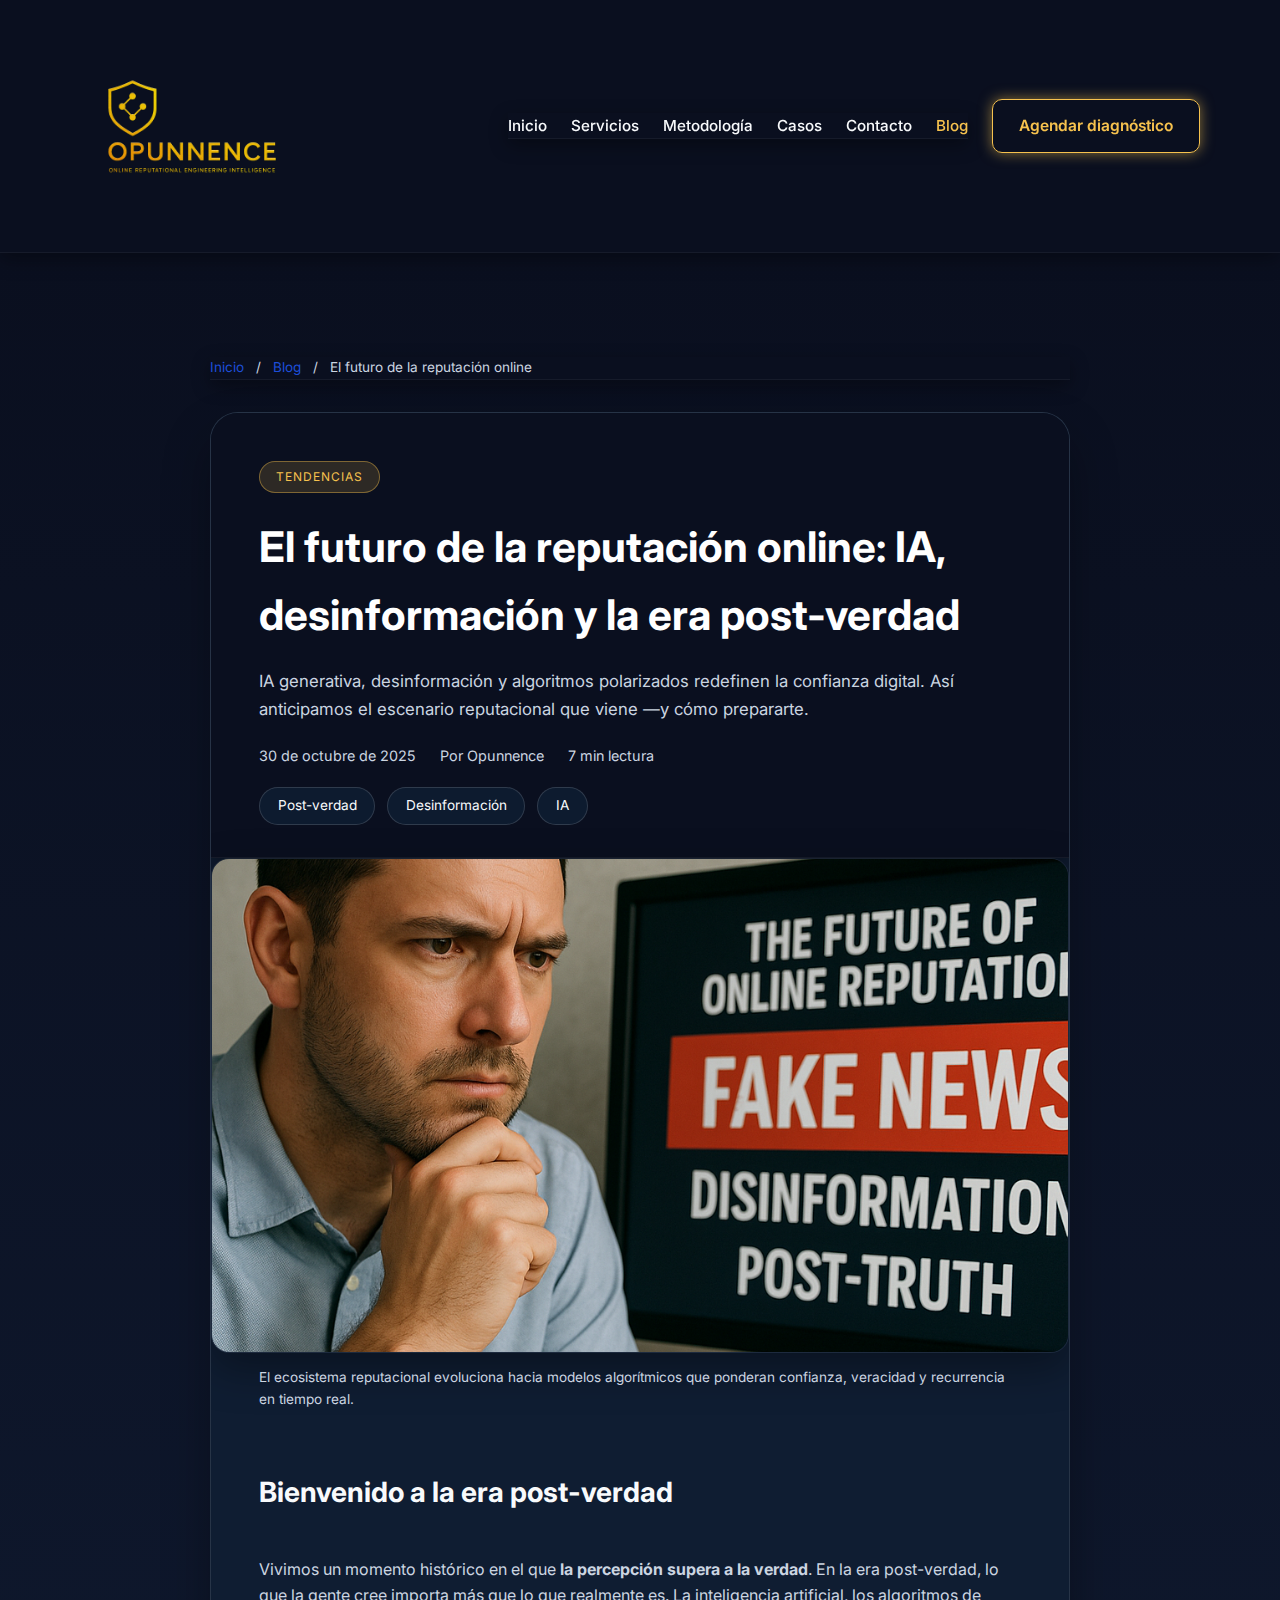
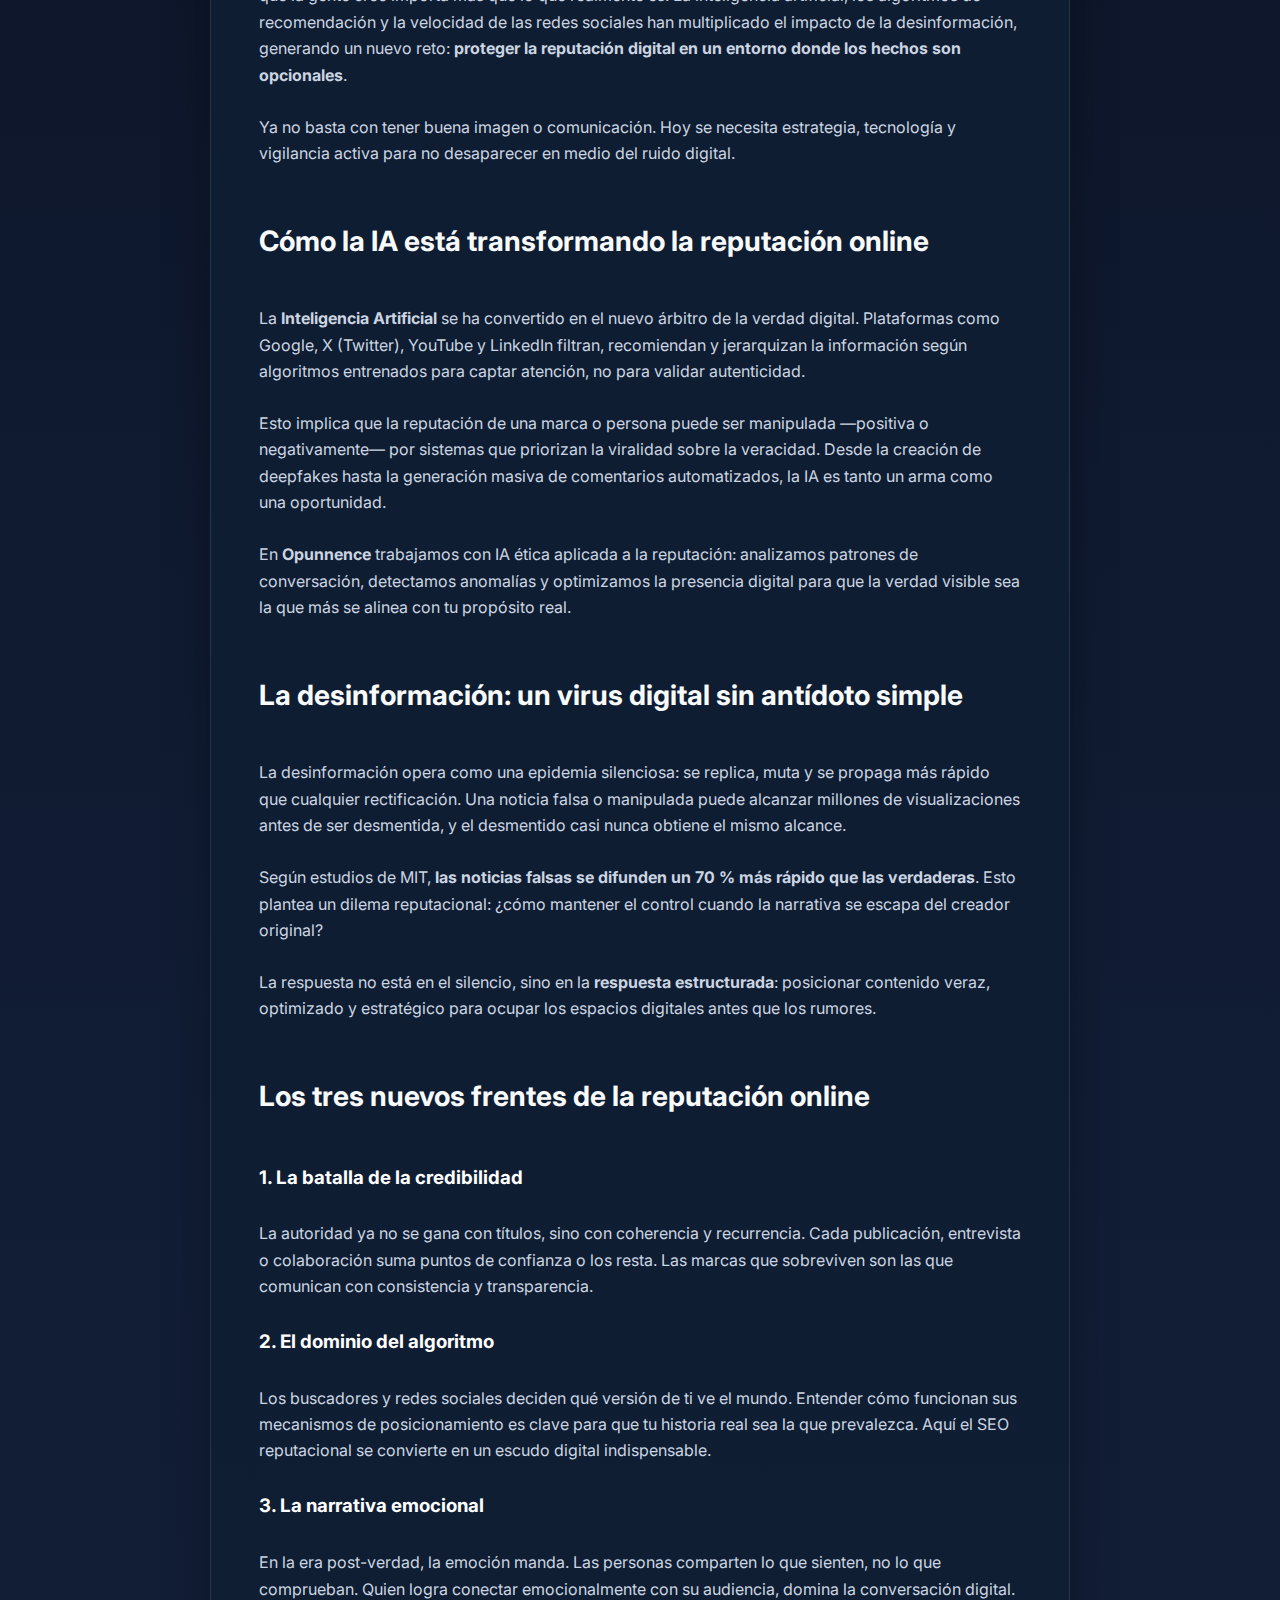
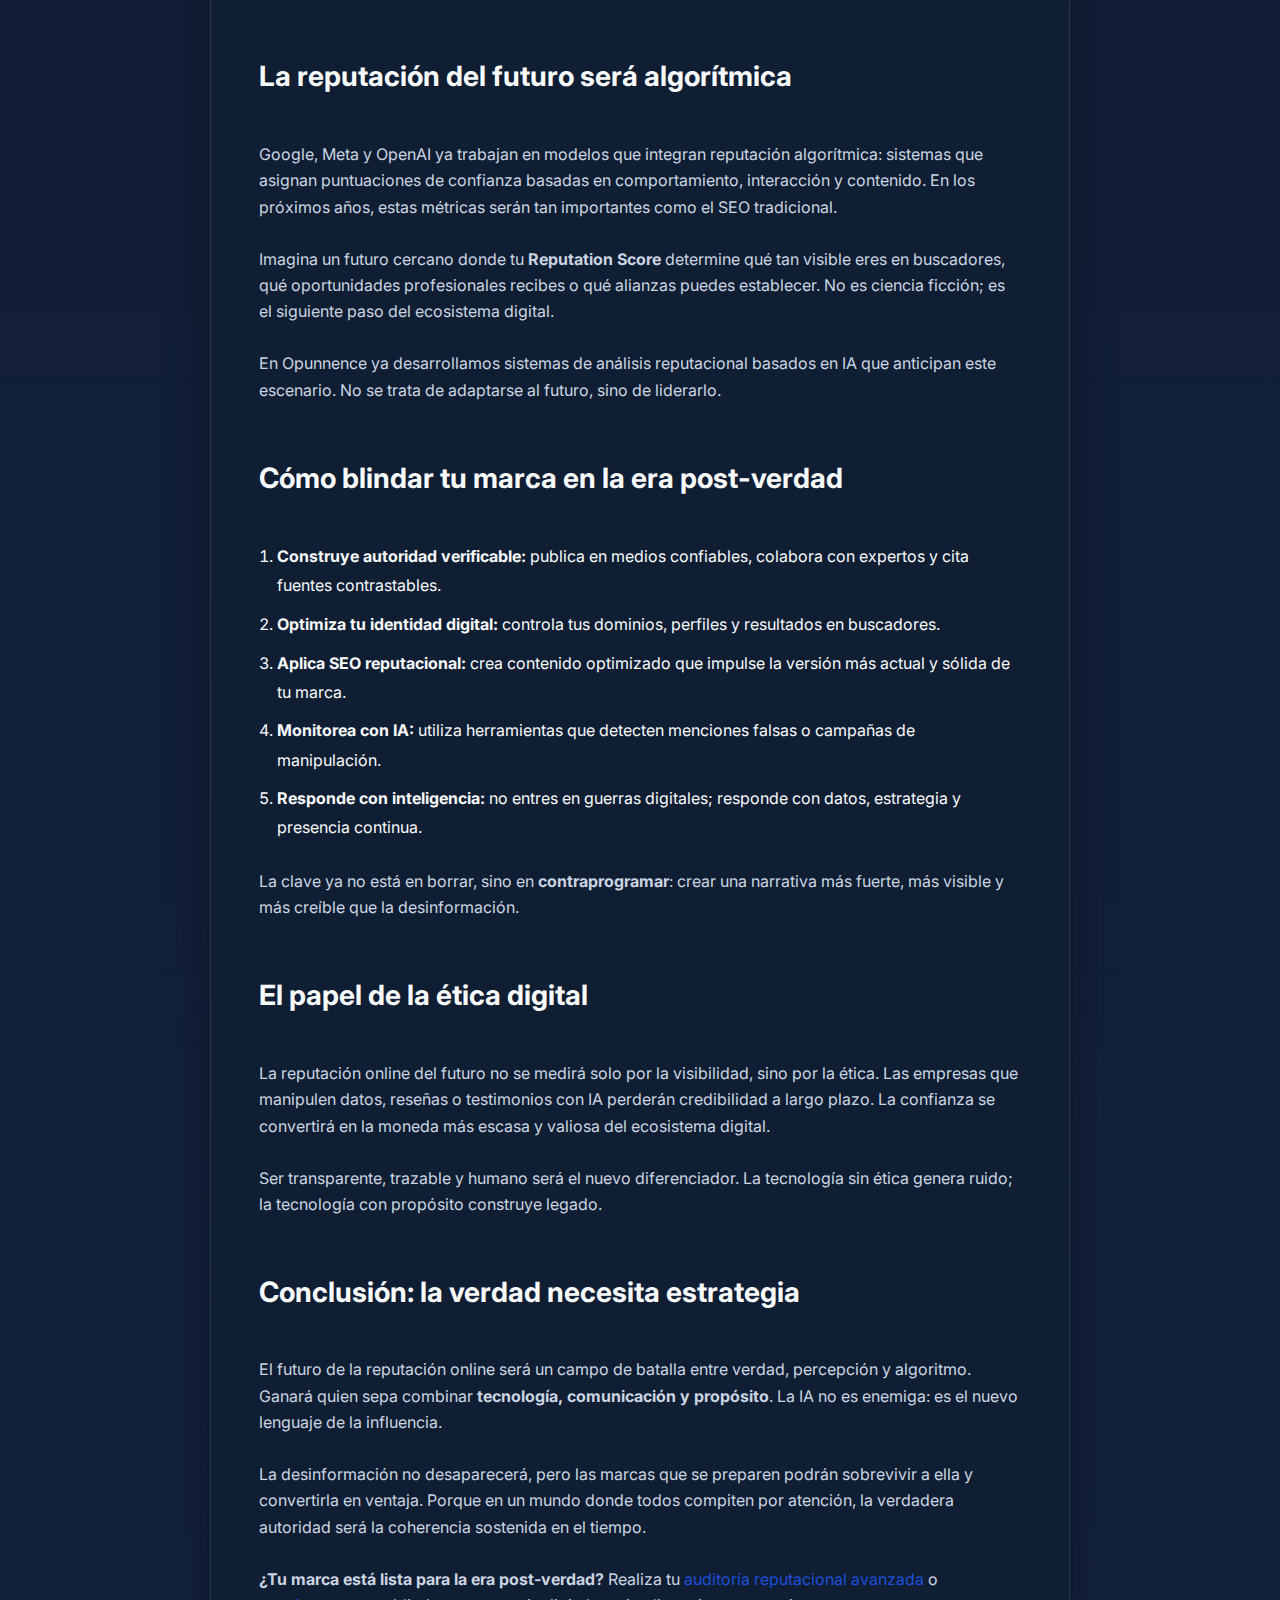
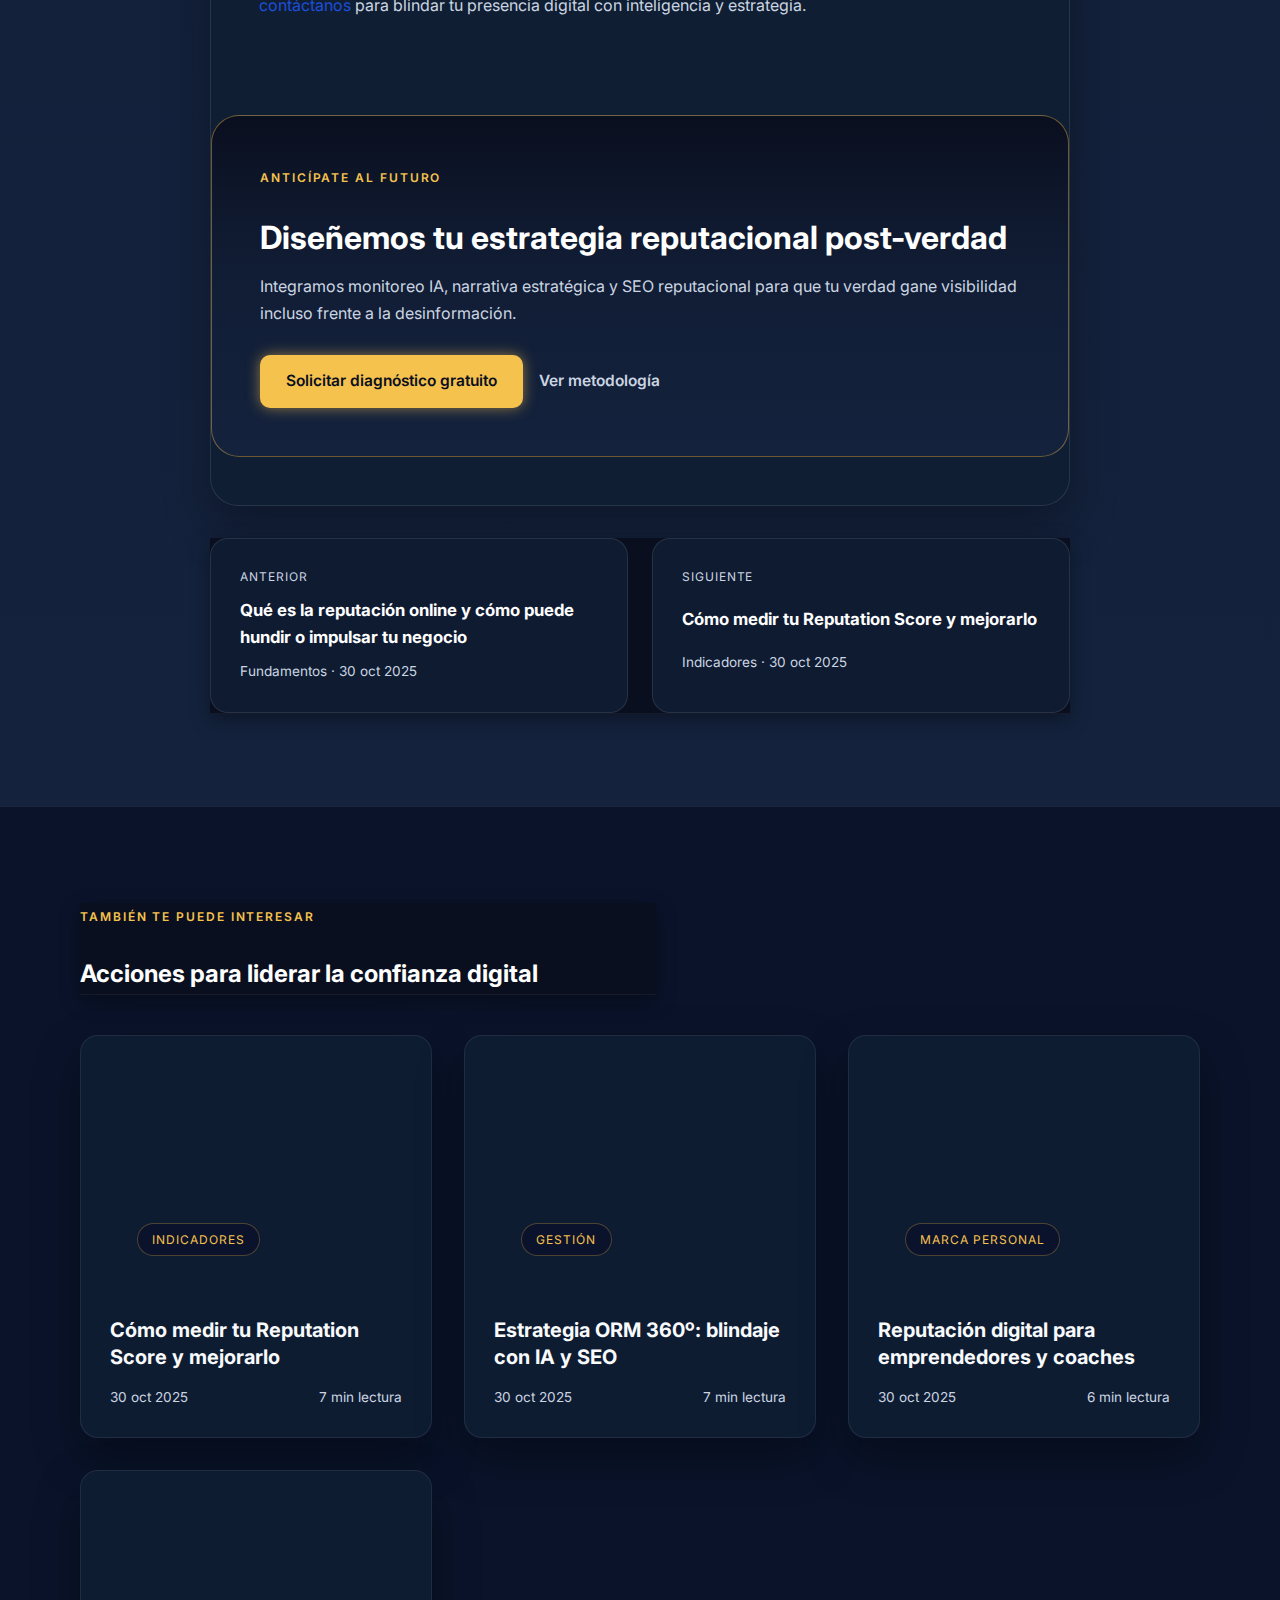
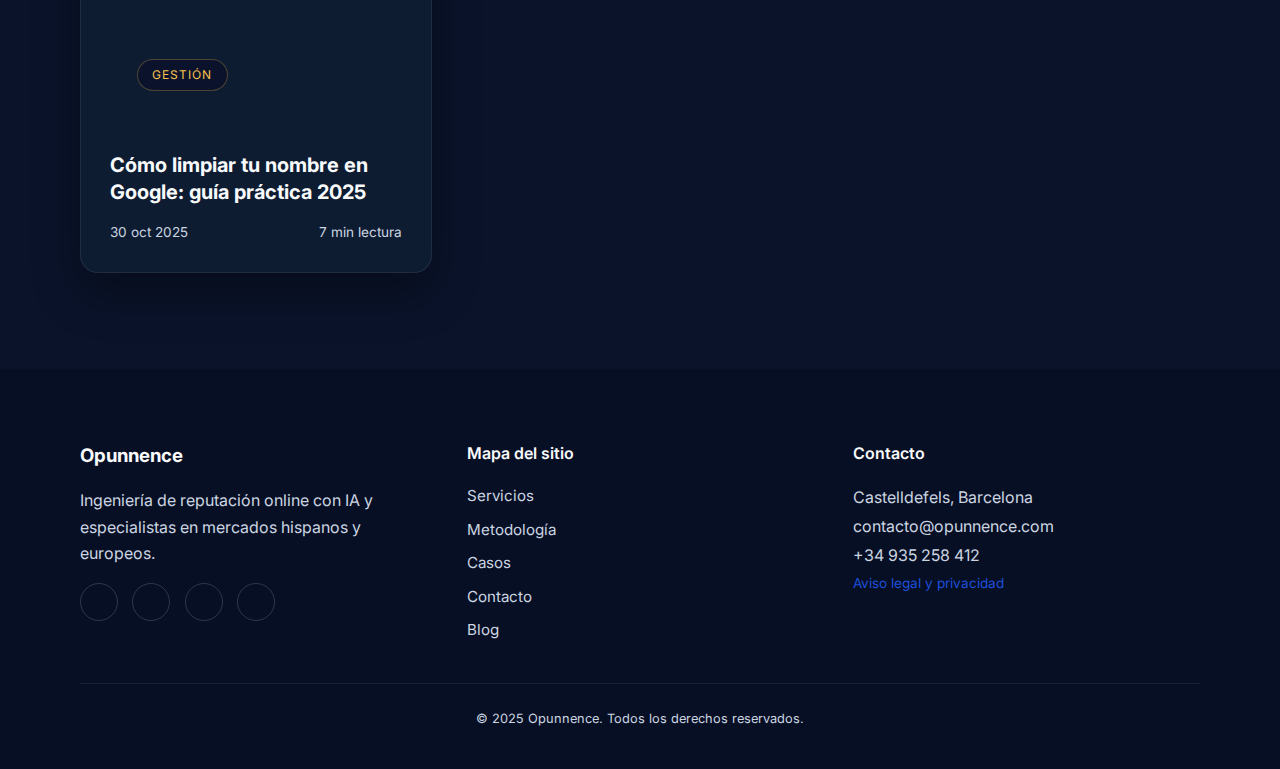
<file: blog-futuro-reputacion-online.html>
<!DOCTYPE html>
<html lang="es">
<head>
  <meta charset="UTF-8" />
  <meta http-equiv="X-UA-Compatible" content="IE=edge" />
  <meta name="viewport" content="width=device-width, initial-scale=1.0" />
  <title>El futuro de la reputación online: IA, desinformación y la era post-verdad | Opunnence</title>
  <meta name="description" content="Analizamos el futuro de la reputación online frente a la IA, la desinformación y la era post-verdad. Cómo proteger tu marca en un entorno digital cada vez más volátil." />
  <meta name="keywords" content="futuro reputación online, desinformación, era post-verdad, reputación digital, inteligencia artificial, fake news, Opunnence" />
  <link rel="canonical" href="https://www.opunnence.com/blog/futuro-reputacion-online.html" />
  <meta property="og:title" content="El futuro de la reputación online: IA, desinformación y la era post-verdad" />
  <meta property="og:description" content="Descubre cómo la inteligencia artificial y la desinformación están redefiniendo la reputación online en la era post-verdad." />
  <meta property="og:type" content="article" />
  <meta property="og:url" content="https://www.opunnence.com/blog/futuro-reputacion-online.html" />
  <meta property="og:image" content="https://www.opunnence.com/futuro_reputacional_online.png" />
  <meta property="og:site_name" content="Opunnence" />
  <meta property="og:locale" content="es_ES" />
  <meta name="twitter:card" content="summary_large_image" />
  <meta name="twitter:title" content="El futuro de la reputación online: IA, desinformación y la era post-verdad" />
  <meta name="twitter:description" content="Descubre cómo la inteligencia artificial y la desinformación están redefiniendo la reputación online en la era post-verdad." />
  <meta name="twitter:image" content="https://www.opunnence.com/futuro_reputacional_online.png" />
  <link rel="preconnect" href="https://fonts.googleapis.com" />
  <link rel="preconnect" href="https://fonts.gstatic.com" crossorigin />
  <link href="https://fonts.googleapis.com/css2?family=Inter:wght@400;500;600;700;800&family=Plus+Jakarta+Sans:wght@400;500;600;700&display=swap" rel="stylesheet" />
  <link rel="stylesheet" href="https://cdnjs.cloudflare.com/ajax/libs/font-awesome/6.4.0/css/all.min.css" integrity="sha512-pQWspSU9FkaQrmYfQ7qxnNKLrd9JkYw5ewR0Wof/2HoMx7bVxnk1jp/xVdE6o2UksN+G05eFXkDw9n5YLaNsw==" crossorigin="anonymous" referrerpolicy="no-referrer" />
  <link rel="stylesheet" href="styles.css" />
  <link rel="stylesheet" href="blog.css" />
  <link rel="icon" type="image/png" href="opunnence_logo_sin_fondo.png" />
  <script type="application/ld+json">
  {
    "@context": "https://schema.org",
    "@type": "Article",
    "headline": "El futuro de la reputación online: IA, desinformación y la era post-verdad",
    "author": {
      "@type": "Organization",
      "name": "Opunnence"
    },
    "publisher": {
      "@type": "Organization",
      "name": "Opunnence",
      "logo": {
        "@type": "ImageObject",
        "url": "https://www.opunnence.com/opunnence_logo_sin_fondo.png"
      }
    },
    "datePublished": "2025-10-30",
    "image": "https://www.opunnence.com/futuro_reputacional_online.png",
    "mainEntityOfPage": "https://www.opunnence.com/blog/futuro-reputacion-online.html",
    "description": "Analizamos el futuro de la reputación online frente a la IA, la desinformación y la era post-verdad. Cómo proteger tu marca en un entorno digital cada vez más volátil."
  }
  </script>
</head>
<body>
  <header class="header" id="top">
    <div class="container header-inner">
      <a class="logo" href="index.html#top" aria-label="Inicio Opunnence">
        <img src="opunnence_logo_sin_fondo.png" alt="Logotipo de Opunnence, agencia de reputación online" />
      </a>
      <button class="nav-toggle" type="button" aria-controls="site-nav" aria-expanded="false" aria-label="Abrir menú de navegación">
        <span></span>
        <span></span>
        <span></span>
      </button>
      <nav class="nav" id="site-nav" aria-label="Navegación principal">
        <ul>
          <li><a href="index.html#top">Inicio</a></li>
          <li><a href="index.html#servicios">Servicios</a></li>
          <li><a href="index.html#metodologia">Metodología</a></li>
          <li><a href="index.html#casos">Casos</a></li>
          <li><a href="index.html#contacto">Contacto</a></li>
          <li><a class="is-active" href="blog.html">Blog</a></li>
          <li class="nav-cta-mobile"><a class="btn btn-outline" href="index.html#contacto">Agendar diagnóstico</a></li>
        </ul>
      </nav>
      <a class="btn btn-outline nav-cta-desktop" href="index.html#contacto">Agendar diagnóstico</a>
    </div>
  </header>

  <main>
    <section class="blog-article">
      <div class="container blog-article-container">
        <nav class="blog-breadcrumb" aria-label="Ruta de navegación">
          <a href="index.html">Inicio</a>
          <span aria-hidden="true">/</span>
          <a href="blog.html">Blog</a>
          <span aria-hidden="true">/</span>
          <span aria-current="page">El futuro de la reputación online</span>
        </nav>

        <article class="blog-article-body">
          <header class="blog-article-header">
            <span class="blog-article-category">Tendencias</span>
            <h1>El futuro de la reputación online: IA, desinformación y la era post-verdad</h1>
            <p class="blog-article-excerpt">IA generativa, desinformación y algoritmos polarizados redefinen la confianza digital. Así anticipamos el escenario reputacional que viene —y cómo prepararte.</p>
            <div class="blog-article-meta">
              <time datetime="2025-10-30">30 de octubre de 2025</time>
              <span>Por Opunnence</span>
              <span>7 min lectura</span>
            </div>
            <div class="blog-article-tags" aria-label="Etiquetas">
              <a href="#">Post-verdad</a>
              <a href="#">Desinformación</a>
              <a href="#">IA</a>
            </div>
          </header>

          <figure class="blog-article-hero">
            <img src="futuro_reputacional_online.png" alt="Panel con indicadores de reputación y alertas de desinformación impulsadas por IA" loading="lazy" />
            <figcaption>El ecosistema reputacional evoluciona hacia modelos algorítmicos que ponderan confianza, veracidad y recurrencia en tiempo real.</figcaption>
          </figure>

          <div class="blog-article-content">
            <h2>Bienvenido a la era post-verdad</h2>
            <p>Vivimos un momento histórico en el que <strong>la percepción supera a la verdad</strong>. En la era post-verdad, lo que la gente cree importa más que lo que realmente es. La inteligencia artificial, los algoritmos de recomendación y la velocidad de las redes sociales han multiplicado el impacto de la desinformación, generando un nuevo reto: <strong>proteger la reputación digital en un entorno donde los hechos son opcionales</strong>.</p>
            <p>Ya no basta con tener buena imagen o comunicación. Hoy se necesita estrategia, tecnología y vigilancia activa para no desaparecer en medio del ruido digital.</p>

            <h2>Cómo la IA está transformando la reputación online</h2>
            <p>La <strong>Inteligencia Artificial</strong> se ha convertido en el nuevo árbitro de la verdad digital. Plataformas como Google, X (Twitter), YouTube y LinkedIn filtran, recomiendan y jerarquizan la información según algoritmos entrenados para captar atención, no para validar autenticidad.</p>
            <p>Esto implica que la reputación de una marca o persona puede ser manipulada —positiva o negativamente— por sistemas que priorizan la viralidad sobre la veracidad. Desde la creación de deepfakes hasta la generación masiva de comentarios automatizados, la IA es tanto un arma como una oportunidad.</p>
            <p>En <strong>Opunnence</strong> trabajamos con IA ética aplicada a la reputación: analizamos patrones de conversación, detectamos anomalías y optimizamos la presencia digital para que la verdad visible sea la que más se alinea con tu propósito real.</p>

            <h2>La desinformación: un virus digital sin antídoto simple</h2>
            <p>La desinformación opera como una epidemia silenciosa: se replica, muta y se propaga más rápido que cualquier rectificación. Una noticia falsa o manipulada puede alcanzar millones de visualizaciones antes de ser desmentida, y el desmentido casi nunca obtiene el mismo alcance.</p>
            <p>Según estudios de MIT, <strong>las noticias falsas se difunden un 70&nbsp;% más rápido que las verdaderas</strong>. Esto plantea un dilema reputacional: ¿cómo mantener el control cuando la narrativa se escapa del creador original?</p>
            <p>La respuesta no está en el silencio, sino en la <strong>respuesta estructurada</strong>: posicionar contenido veraz, optimizado y estratégico para ocupar los espacios digitales antes que los rumores.</p>

            <h2>Los tres nuevos frentes de la reputación online</h2>
            <h3>1. La batalla de la credibilidad</h3>
            <p>La autoridad ya no se gana con títulos, sino con coherencia y recurrencia. Cada publicación, entrevista o colaboración suma puntos de confianza o los resta. Las marcas que sobreviven son las que comunican con consistencia y transparencia.</p>

            <h3>2. El dominio del algoritmo</h3>
            <p>Los buscadores y redes sociales deciden qué versión de ti ve el mundo. Entender cómo funcionan sus mecanismos de posicionamiento es clave para que tu historia real sea la que prevalezca. Aquí el SEO reputacional se convierte en un escudo digital indispensable.</p>

            <h3>3. La narrativa emocional</h3>
            <p>En la era post-verdad, la emoción manda. Las personas comparten lo que sienten, no lo que comprueban. Quien logra conectar emocionalmente con su audiencia, domina la conversación digital.</p>

            <h2>La reputación del futuro será algorítmica</h2>
            <p>Google, Meta y OpenAI ya trabajan en modelos que integran reputación algorítmica: sistemas que asignan puntuaciones de confianza basadas en comportamiento, interacción y contenido. En los próximos años, estas métricas serán tan importantes como el SEO tradicional.</p>
            <p>Imagina un futuro cercano donde tu <strong>Reputation Score</strong> determine qué tan visible eres en buscadores, qué oportunidades profesionales recibes o qué alianzas puedes establecer. No es ciencia ficción; es el siguiente paso del ecosistema digital.</p>
            <p>En Opunnence ya desarrollamos sistemas de análisis reputacional basados en IA que anticipan este escenario. No se trata de adaptarse al futuro, sino de liderarlo.</p>

            <h2>Cómo blindar tu marca en la era post-verdad</h2>
            <ol>
              <li><strong>Construye autoridad verificable:</strong> publica en medios confiables, colabora con expertos y cita fuentes contrastables.</li>
              <li><strong>Optimiza tu identidad digital:</strong> controla tus dominios, perfiles y resultados en buscadores.</li>
              <li><strong>Aplica SEO reputacional:</strong> crea contenido optimizado que impulse la versión más actual y sólida de tu marca.</li>
              <li><strong>Monitorea con IA:</strong> utiliza herramientas que detecten menciones falsas o campañas de manipulación.</li>
              <li><strong>Responde con inteligencia:</strong> no entres en guerras digitales; responde con datos, estrategia y presencia continua.</li>
            </ol>
            <p>La clave ya no está en borrar, sino en <strong>contraprogramar</strong>: crear una narrativa más fuerte, más visible y más creíble que la desinformación.</p>

            <h2>El papel de la ética digital</h2>
            <p>La reputación online del futuro no se medirá solo por la visibilidad, sino por la ética. Las empresas que manipulen datos, reseñas o testimonios con IA perderán credibilidad a largo plazo. La confianza se convertirá en la moneda más escasa y valiosa del ecosistema digital.</p>
            <p>Ser transparente, trazable y humano será el nuevo diferenciador. La tecnología sin ética genera ruido; la tecnología con propósito construye legado.</p>

            <h2>Conclusión: la verdad necesita estrategia</h2>
            <p>El futuro de la reputación online será un campo de batalla entre verdad, percepción y algoritmo. Ganará quien sepa combinar <strong>tecnología, comunicación y propósito</strong>. La IA no es enemiga: es el nuevo lenguaje de la influencia.</p>
            <p>La desinformación no desaparecerá, pero las marcas que se preparen podrán sobrevivir a ella y convertirla en ventaja. Porque en un mundo donde todos compiten por atención, la verdadera autoridad será la coherencia sostenida en el tiempo.</p>
            <p><strong>¿Tu marca está lista para la era post-verdad?</strong> Realiza tu <a href="index.html#contacto">auditoría reputacional avanzada</a> o <a href="index.html#contacto">contáctanos</a> para blindar tu presencia digital con inteligencia y estrategia.</p>
          </div>

          <aside class="blog-article-callout">
            <div>
              <span class="eyebrow">Anticípate al futuro</span>
              <h2>Diseñemos tu estrategia reputacional post-verdad</h2>
              <p>Integramos monitoreo IA, narrativa estratégica y SEO reputacional para que tu verdad gane visibilidad incluso frente a la desinformación.</p>
            </div>
            <div class="blog-article-callout-actions">
              <a class="btn btn-primary" href="index.html#contacto">Solicitar diagnóstico gratuito</a>
              <a class="btn btn-link" href="index.html#metodologia">Ver metodología</a>
            </div>
          </aside>
        </article>

        <nav class="blog-article-nav" aria-label="Artículos relacionados">
          <a class="blog-article-nav-card" href="blog-que-es-reputacion-online.html">
            <span class="blog-nav-label">Anterior</span>
            <h3>Qué es la reputación online y cómo puede hundir o impulsar tu negocio</h3>
            <span class="blog-nav-meta">Fundamentos · 30 oct 2025</span>
          </a>
          <a class="blog-article-nav-card" href="blog-reputation-score.html">
            <span class="blog-nav-label">Siguiente</span>
            <h3>Cómo medir tu Reputation Score y mejorarlo</h3>
            <span class="blog-nav-meta">Indicadores · 30 oct 2025</span>
          </a>
        </nav>
      </div>
    </section>

    <section class="blog-related">
      <div class="container">
        <header class="blog-related-header">
          <span class="eyebrow">También te puede interesar</span>
          <h2>Acciones para liderar la confianza digital</h2>
        </header>
        <div class="blog-related-grid">
          <article class="blog-card">
            <a href="blog-reputation-score.html">
              <figure class="blog-card-media">
                <img src="reputacion_score.png" alt="Panel con Reputation Score y métricas de confianza digital" loading="lazy" />
                <span class="blog-card-tag">Indicadores</span>
              </figure>
              <div class="blog-card-body">
                <h3 class="blog-card-title">Cómo medir tu Reputation Score y mejorarlo</h3>
                <div class="blog-card-meta">
                  <time datetime="2025-10-30">30 oct 2025</time>
                  <span>7 min lectura</span>
                </div>
              </div>
            </a>
          </article>
          <article class="blog-card">
            <a href="blog-estrategia-orm-360.html">
              <figure class="blog-card-media">
                <img src="estrategia_orm.png" alt="Analistas supervisando una estrategia ORM con indicadores algorítmicos" loading="lazy" />
                <span class="blog-card-tag">Gestión</span>
              </figure>
              <div class="blog-card-body">
                <h3 class="blog-card-title">Estrategia ORM 360º: blindaje con IA y SEO</h3>
                <div class="blog-card-meta">
                  <time datetime="2025-10-30">30 oct 2025</time>
                  <span>7 min lectura</span>
                </div>
              </div>
            </a>
          </article>
          <article class="blog-card">
            <a href="blog-reputacion-digital-emprendedores.html">
              <figure class="blog-card-media">
                <img src="reputacion_digital.png" alt="Coach construyendo su narrativa de autoridad digital" loading="lazy" />
                <span class="blog-card-tag">Marca personal</span>
              </figure>
              <div class="blog-card-body">
                <h3 class="blog-card-title">Reputación digital para emprendedores y coaches</h3>
                <div class="blog-card-meta">
                  <time datetime="2025-10-30">30 oct 2025</time>
                  <span>6 min lectura</span>
                </div>
              </div>
            </a>
          </article>
          <article class="blog-card">
            <a href="blog-como-limpiar-nombre-google.html">
              <figure class="blog-card-media">
                <img src="como_limpiar_tu_nombre.png" alt="Especialista monitorizando reputación personal en buscadores" loading="lazy" />
                <span class="blog-card-tag">Gestión</span>
              </figure>
              <div class="blog-card-body">
                <h3 class="blog-card-title">Cómo limpiar tu nombre en Google: guía práctica 2025</h3>
                <div class="blog-card-meta">
                  <time datetime="2025-10-30">30 oct 2025</time>
                  <span>7 min lectura</span>
                </div>
              </div>
            </a>
          </article>
        </div>
      </div>
    </section>
  </main>

  <footer class="footer">
    <div class="container footer-top">
      <div class="footer-brand">
        <h3>Opunnence</h3>
        <p>Ingeniería de reputación online con IA y especialistas en mercados hispanos y europeos.</p>
        <div class="social">
          <a href="#" aria-label="Instagram"><i class="fab fa-instagram"></i></a>
          <a href="#" aria-label="LinkedIn"><i class="fab fa-linkedin-in"></i></a>
          <a href="#" aria-label="X"><i class="fab fa-x-twitter"></i></a>
          <a href="#" aria-label="YouTube"><i class="fab fa-youtube"></i></a>
        </div>
      </div>
      <div class="footer-links">
        <h4>Mapa del sitio</h4>
        <ul>
          <li><a href="index.html#servicios">Servicios</a></li>
          <li><a href="index.html#metodologia">Metodología</a></li>
          <li><a href="index.html#casos">Casos</a></li>
          <li><a href="index.html#contacto">Contacto</a></li>
          <li><a href="blog.html">Blog</a></li>
        </ul>
      </div>
      <div class="footer-contact">
        <h4>Contacto</h4>
        <address>
          Castelldefels, Barcelona<br />
          contacto@opunnence.com<br />
          +34 935 258 412
        </address>
        <p class="legal-link"><a href="#">Aviso legal y privacidad</a></p>
      </div>
    </div>
    <div class="container footer-bottom">
      <p>© 2025 Opunnence. Todos los derechos reservados.</p>
    </div>
  </footer>
  <script>
    window.addEventListener('DOMContentLoaded', () => {
      const header = document.querySelector('.header');
      if (!header) return;

      const navToggle = document.querySelector('.nav-toggle');
      const nav = document.getElementById('site-nav');

      const closeNav = () => {
        if (!navToggle || !nav) return;
        nav.classList.remove('is-open');
        navToggle.classList.remove('is-active');
        navToggle.setAttribute('aria-expanded', 'false');
        document.body.classList.remove('nav-open');
      };

      const toggleNav = () => {
        if (!navToggle || !nav) return;
        const expanded = navToggle.getAttribute('aria-expanded') === 'true';
        const shouldOpen = !expanded;
        navToggle.setAttribute('aria-expanded', shouldOpen.toString());
        navToggle.classList.toggle('is-active', shouldOpen);
        nav.classList.toggle('is-open', shouldOpen);
        document.body.classList.toggle('nav-open', shouldOpen);
      };

      if (navToggle && nav) {
        navToggle.addEventListener('click', (event) => {
          event.stopPropagation();
          toggleNav();
        });

        nav.querySelectorAll('a').forEach((link) => {
          link.addEventListener('click', () => {
            closeNav();
          });
        });

        document.addEventListener('click', (event) => {
          if (!nav.classList.contains('is-open')) return;
          if (!event.target.closest('.header')) {
            closeNav();
          }
        });

        document.addEventListener('keydown', (event) => {
          if (event.key === 'Escape') {
            closeNav();
          }
        });
      }

      let lastScrollY = window.scrollY;
      let isTicking = false;

      const getHeaderConfig = () => {
        const isCompact = window.innerWidth <= 768;
        return {
          threshold: isCompact ? 80 : 160,
          delta: isCompact ? 12 : 24,
        };
      };

      let { threshold, delta } = getHeaderConfig();

      const updateHeaderVisibility = () => {
        const currentScroll = window.scrollY;

        if (currentScroll > lastScrollY + delta && currentScroll > threshold) {
          header.classList.add('is-hidden');
        } else if (currentScroll < lastScrollY - delta || currentScroll <= 0) {
          header.classList.remove('is-hidden');
        }

        lastScrollY = currentScroll;
      };

      const onScroll = () => {
        if (!isTicking) {
          window.requestAnimationFrame(() => {
            updateHeaderVisibility();
            isTicking = false;
          });
          isTicking = true;
        }
      };

      const handleResize = () => {
        ({ threshold, delta } = getHeaderConfig());
        updateHeaderVisibility();
        if (window.innerWidth > 768) {
          closeNav();
        }
      };

      window.addEventListener('scroll', onScroll, { passive: true });
      window.addEventListener('resize', handleResize);

      handleResize();
    });
  </script>
</body>
</html>
</file>
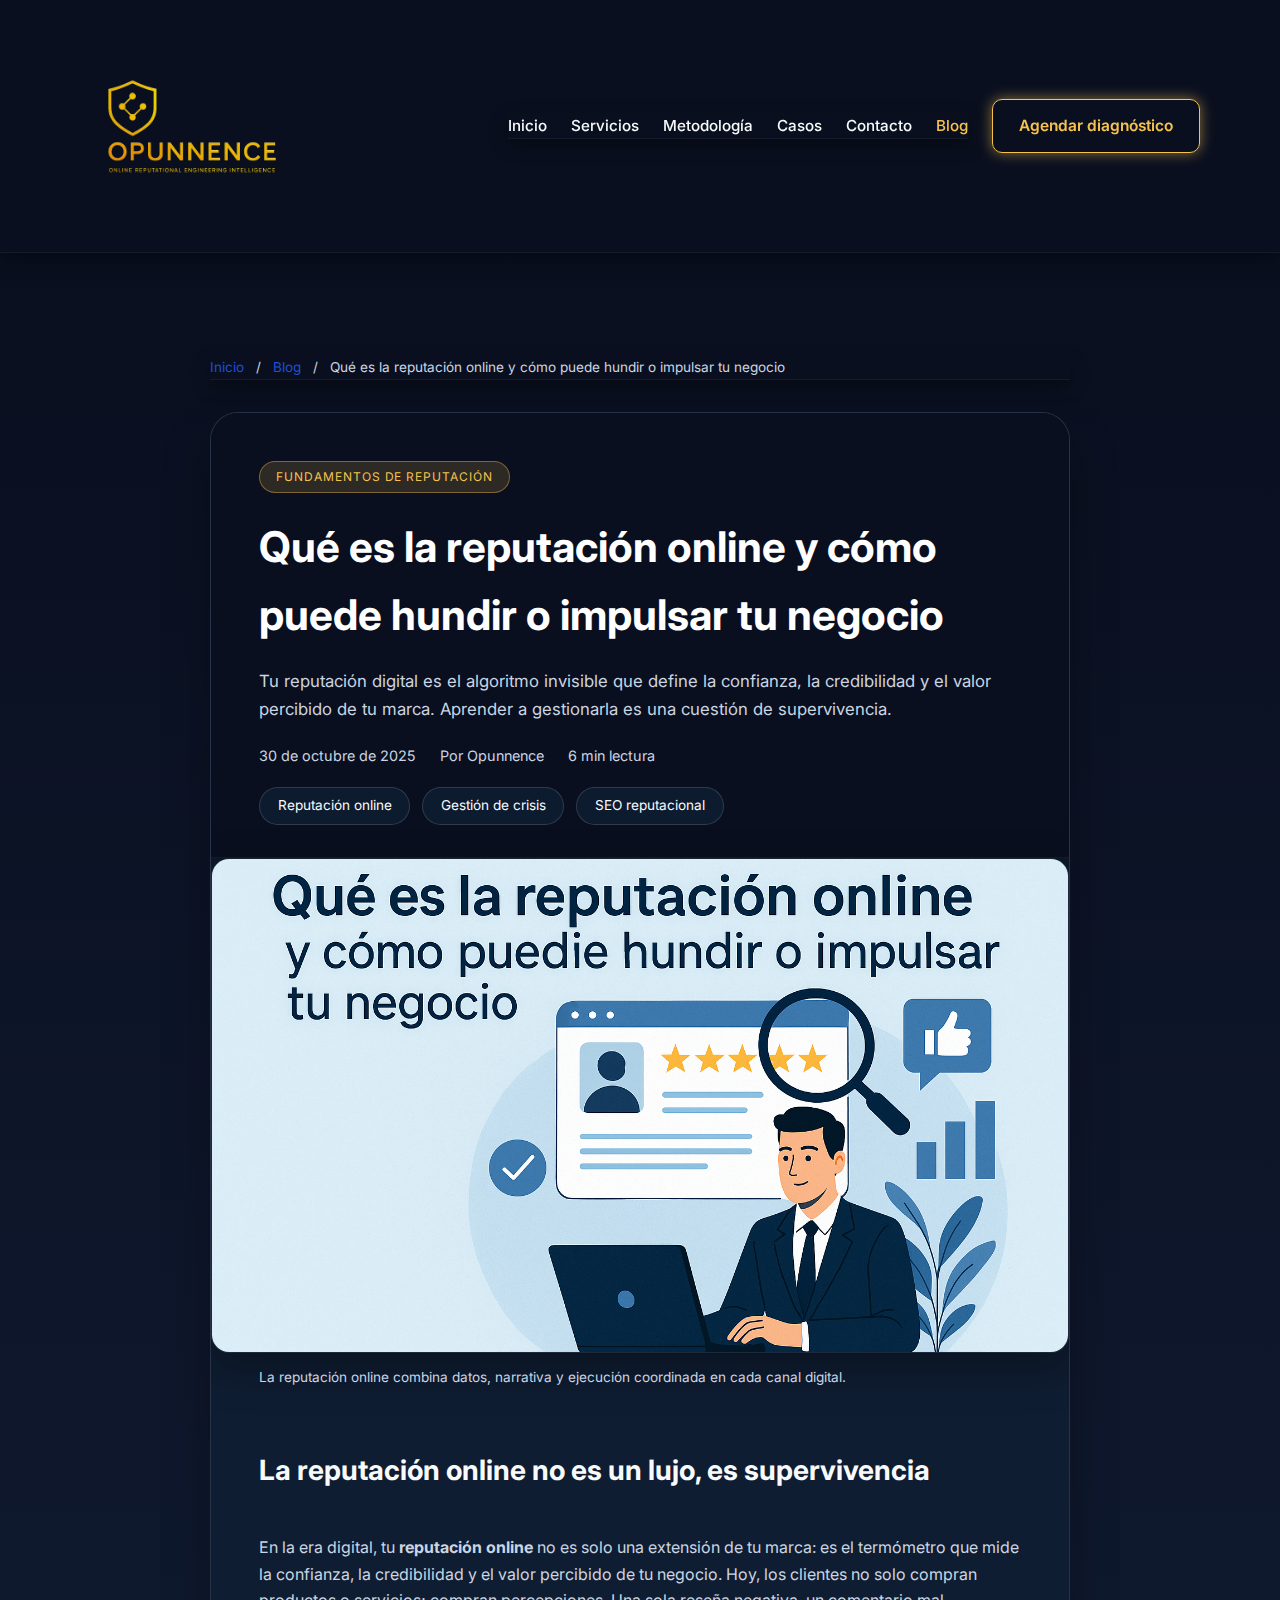
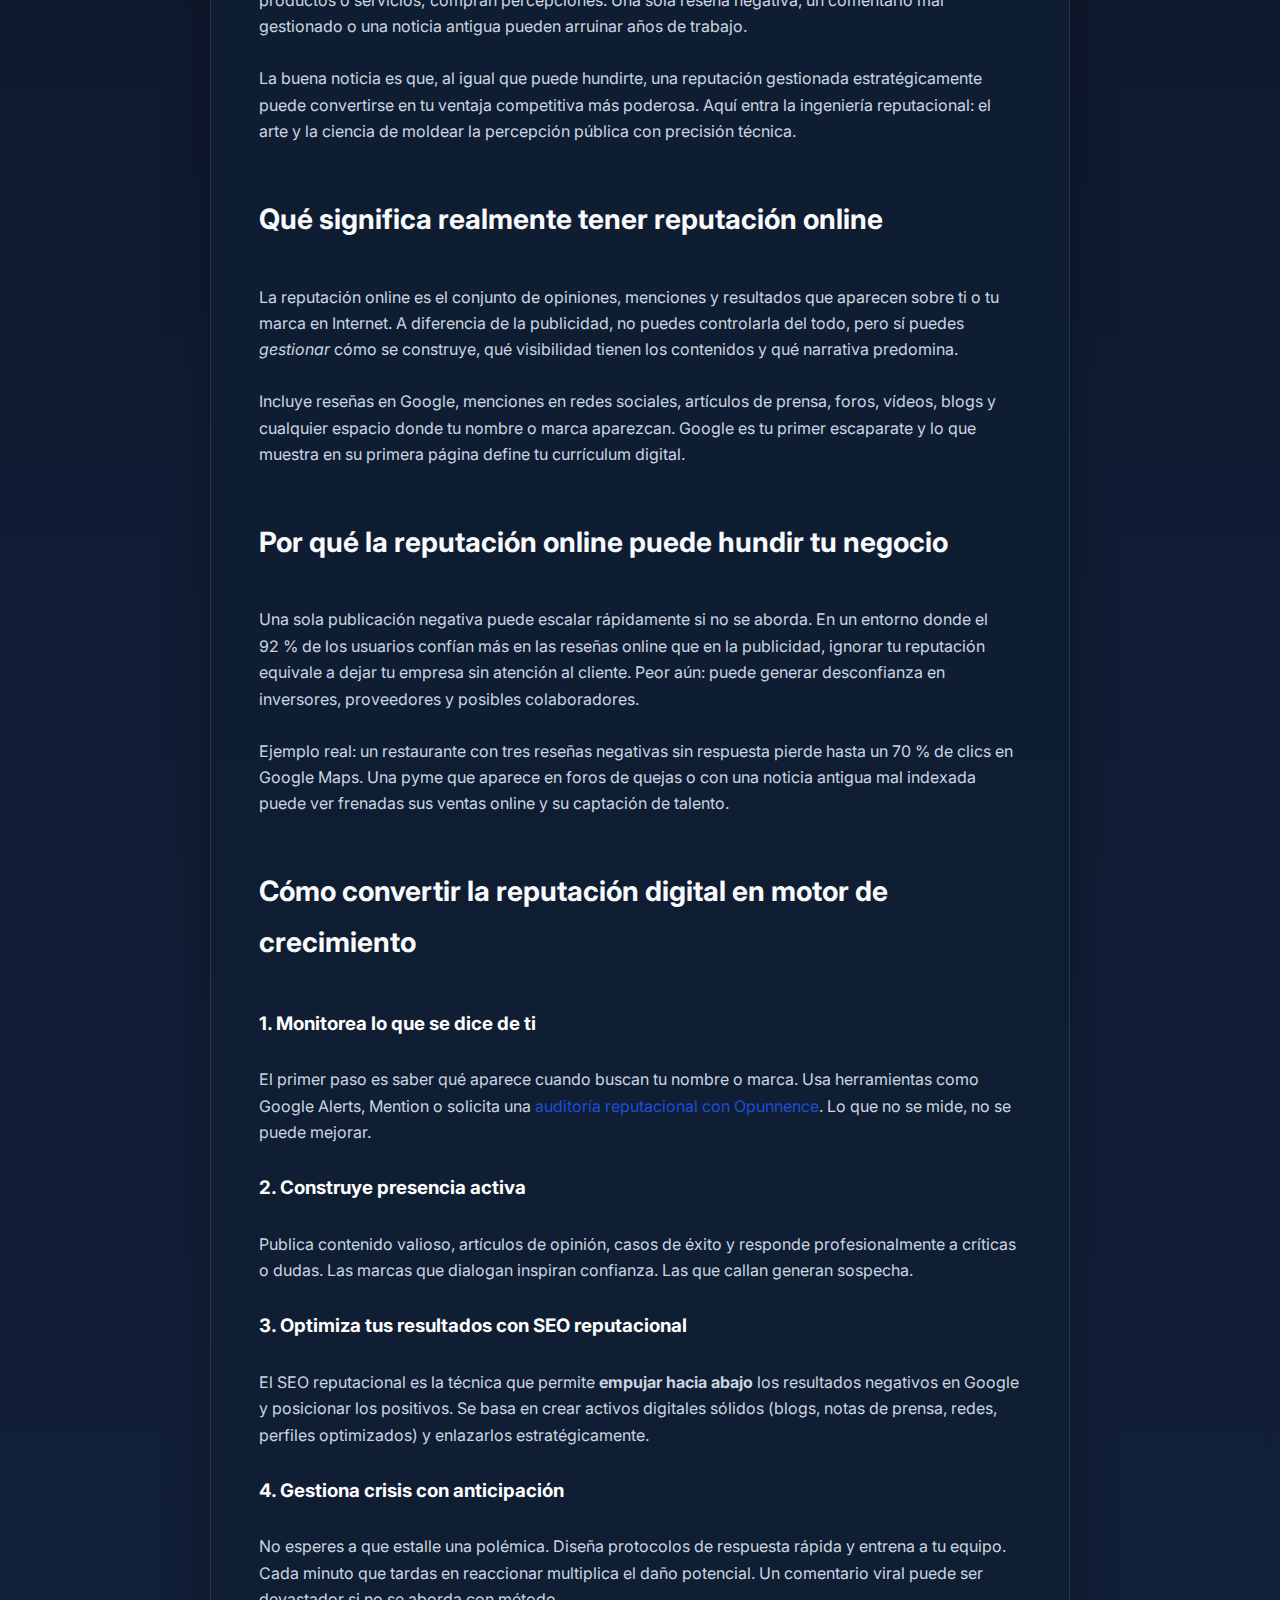
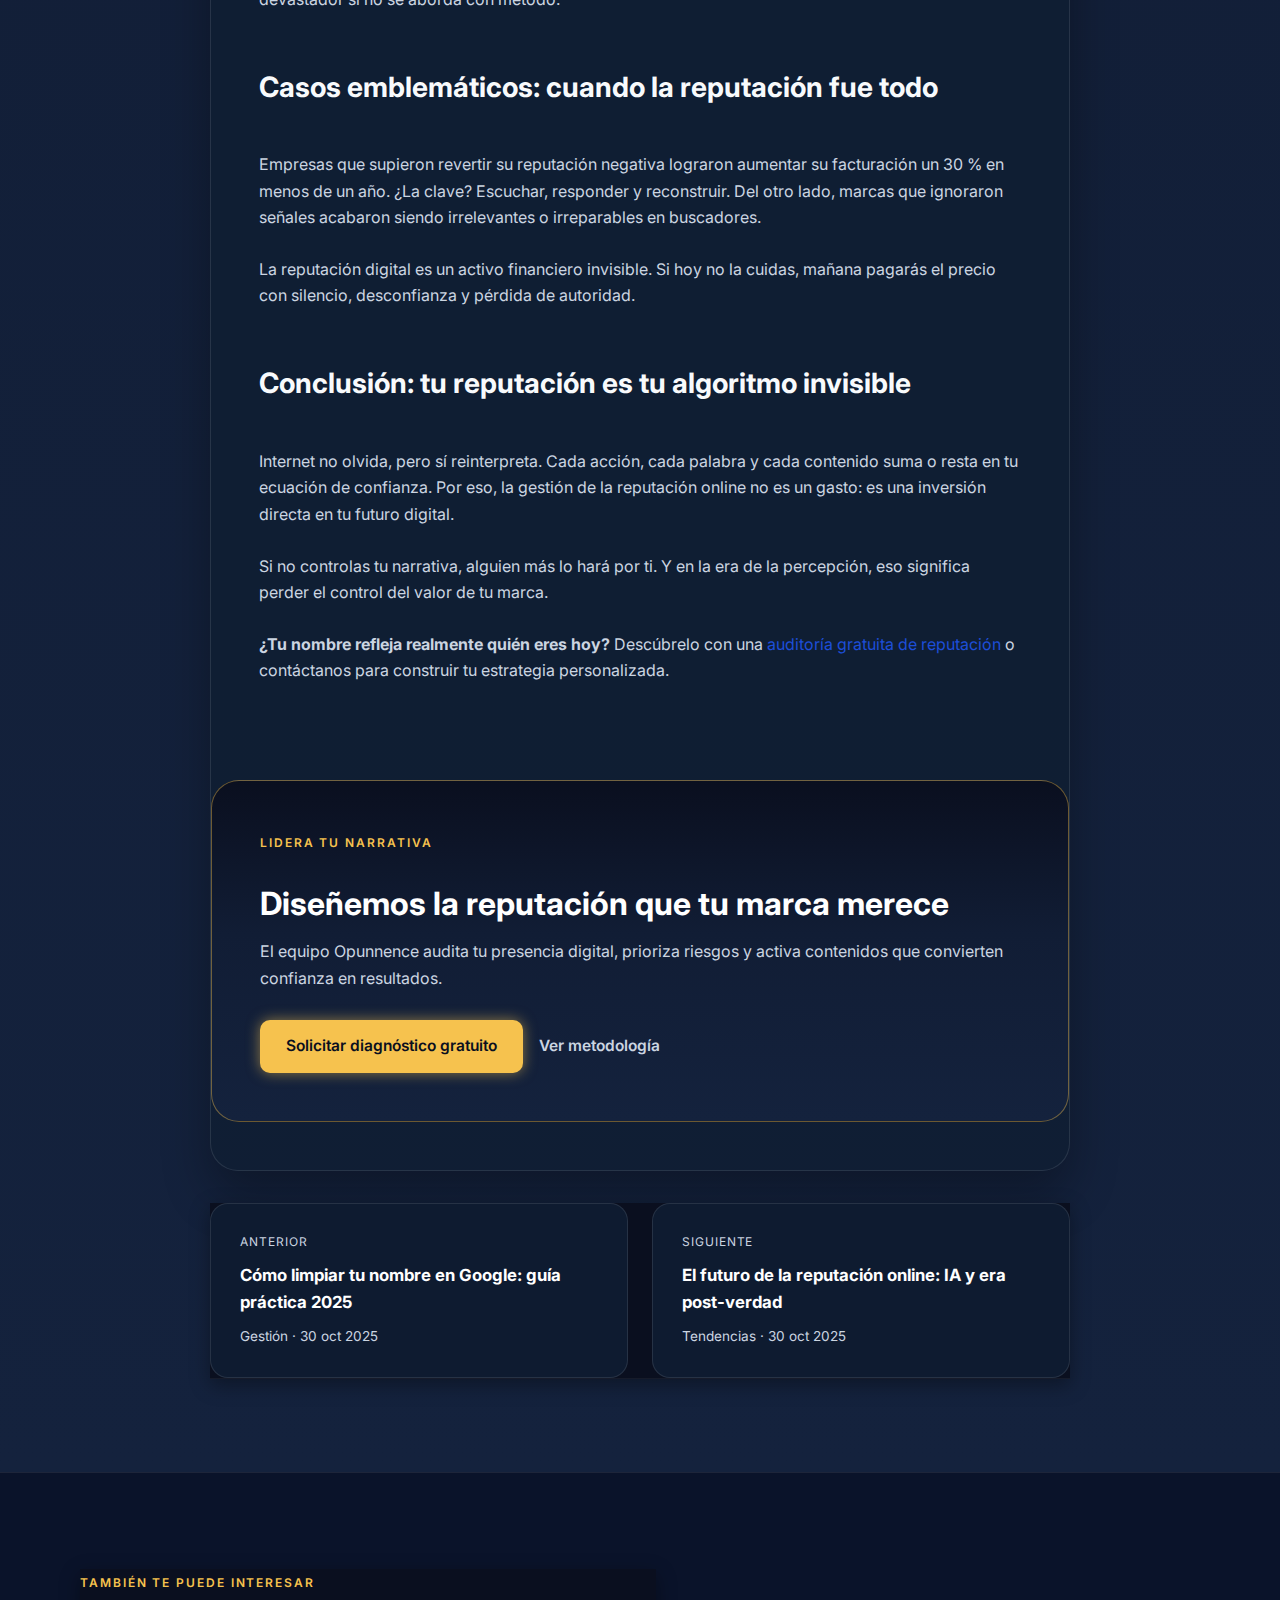
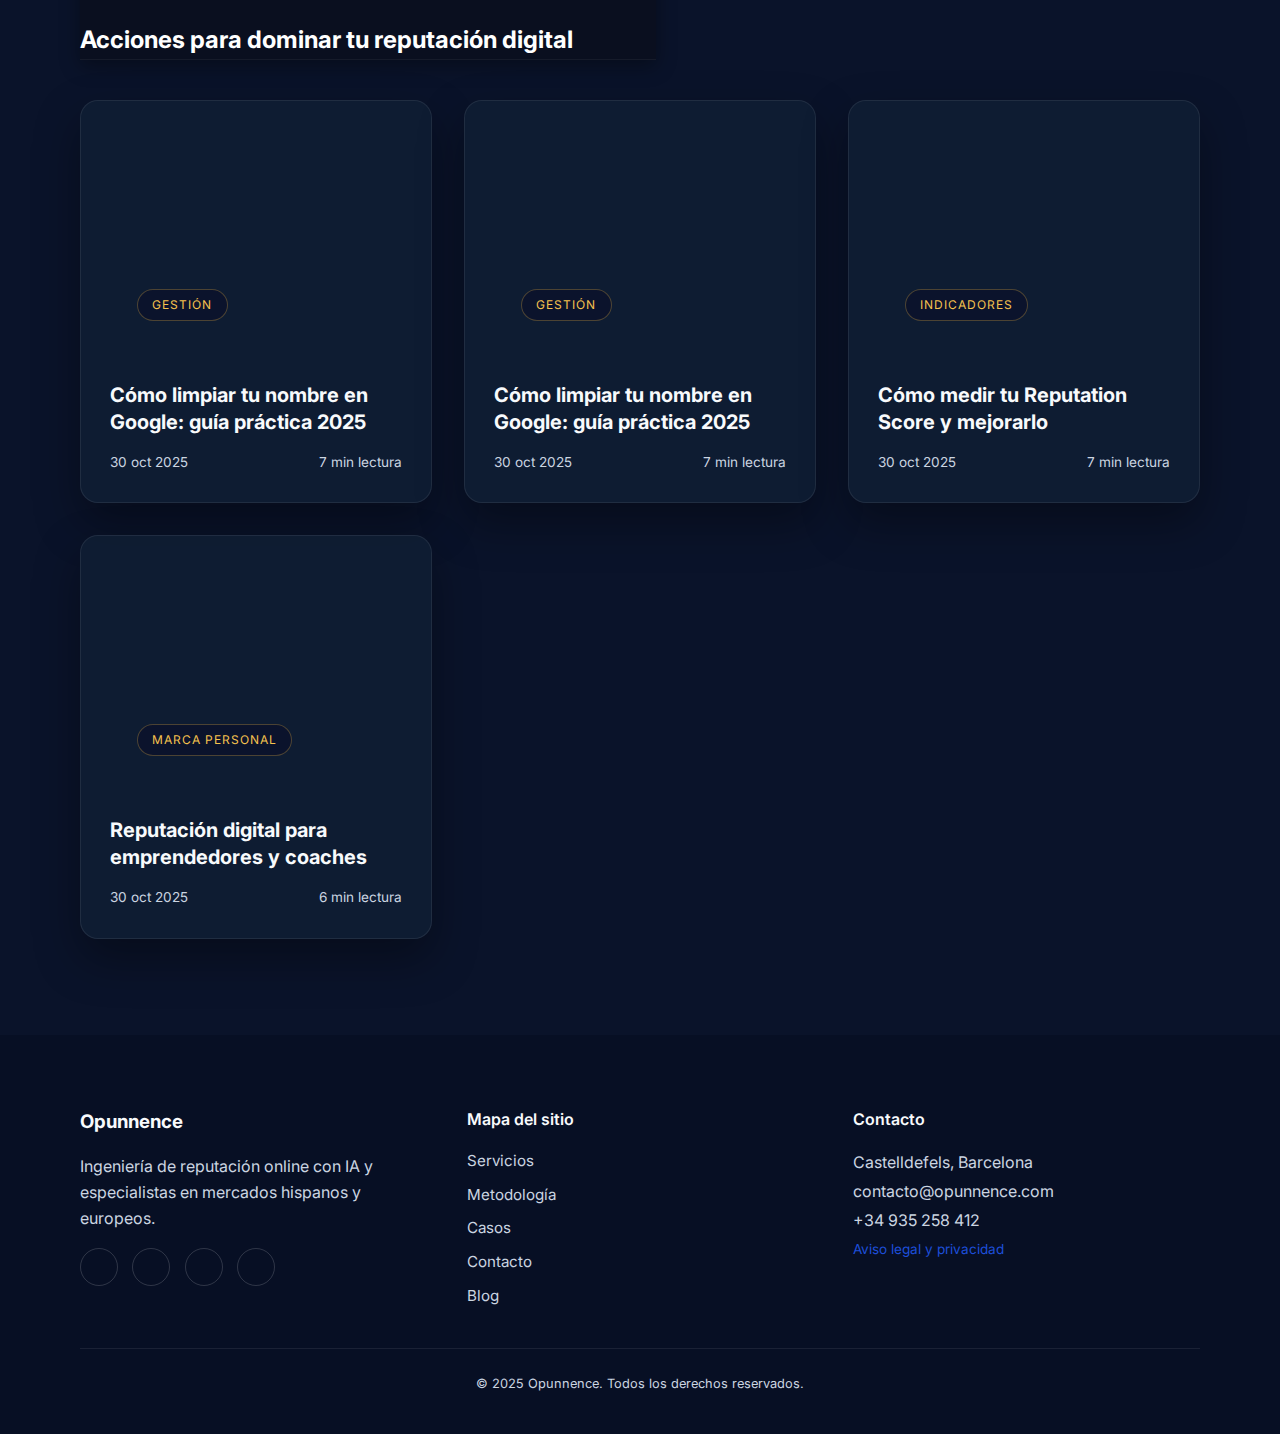
<file: blog-que-es-reputacion-online.html>
<!DOCTYPE html>
<html lang="es">
<head>
  <meta charset="UTF-8" />
  <meta http-equiv="X-UA-Compatible" content="IE=edge" />
  <meta name="viewport" content="width=device-width, initial-scale=1.0" />
  <title>Qué es la reputación online y cómo puede hundir o impulsar tu negocio | Opunnence</title>
  <meta name="description" content="Descubre qué es la reputación online, cómo influye en la confianza de tus clientes y qué pasos seguir para proteger y fortalecer la imagen digital de tu marca." />
  <meta name="keywords" content="reputación online, imagen digital, gestión reputación online, reputación empresarial, SEO reputacional" />
  <link rel="canonical" href="https://www.opunnence.com/blog/que-es-la-reputacion-online.html" />
  <meta property="og:title" content="Qué es la reputación online y cómo puede hundir o impulsar tu negocio" />
  <meta property="og:description" content="Tu reputación online puede ser tu mejor activo o tu peor enemigo. Aprende a gestionarla con estrategia y datos." />
  <meta property="og:type" content="article" />
  <meta property="og:url" content="https://www.opunnence.com/blog/que-es-la-reputacion-online.html" />
  <meta property="og:image" content="https://www.opunnence.com/que_es_reputacion_online.png" />
  <meta property="og:site_name" content="Opunnence" />
  <meta property="og:locale" content="es_ES" />
  <meta name="twitter:card" content="summary_large_image" />
  <meta name="twitter:title" content="Qué es la reputación online y cómo puede hundir o impulsar tu negocio" />
  <meta name="twitter:description" content="Tu reputación online puede ser tu mejor activo o tu peor enemigo. Aprende a gestionarla con estrategia y datos." />
  <meta name="twitter:image" content="https://www.opunnence.com/que_es_reputacion_online.png" />
  <link rel="preconnect" href="https://fonts.googleapis.com" />
  <link rel="preconnect" href="https://fonts.gstatic.com" crossorigin />
  <link href="https://fonts.googleapis.com/css2?family=Inter:wght@400;500;600;700;800&family=Plus+Jakarta+Sans:wght@400;500;600;700&display=swap" rel="stylesheet" />
  <link rel="stylesheet" href="https://cdnjs.cloudflare.com/ajax/libs/font-awesome/6.4.0/css/all.min.css" integrity="sha512-pQWspSU9FkaQrmYfQ7qxnNKLrd9JkYw5ewR0Wof/2HoMx7bVxnk1jp/xVdE6o2UksN+G05eFXkDw9n5YLaNsw==" crossorigin="anonymous" referrerpolicy="no-referrer" />
  <link rel="stylesheet" href="styles.css" />
  <link rel="stylesheet" href="blog.css" />
  <link rel="icon" type="image/png" href="opunnence_logo_sin_fondo.png" />
  <script type="application/ld+json">
  {
    "@context": "https://schema.org",
    "@type": "Article",
    "headline": "Qué es la reputación online y cómo puede hundir o impulsar tu negocio",
    "author": {
      "@type": "Organization",
      "name": "Opunnence"
    },
    "publisher": {
      "@type": "Organization",
      "name": "Opunnence",
      "logo": {
        "@type": "ImageObject",
        "url": "https://www.opunnence.com/opunnence_logo_sin_fondo.png"
      }
    },
    "datePublished": "2025-10-30",
    "image": "https://www.opunnence.com/que_es_reputacion_online.png",
    "mainEntityOfPage": "https://www.opunnence.com/blog/que-es-la-reputacion-online.html",
    "description": "Descubre qué es la reputación online, cómo influye en la confianza de tus clientes y qué pasos seguir para proteger y fortalecer la imagen digital de tu marca."
  }
  </script>
</head>
<body>
  <header class="header" id="top">
    <div class="container header-inner">
      <a class="logo" href="index.html#top" aria-label="Inicio Opunnence">
        <img src="opunnence_logo_sin_fondo.png" alt="Logotipo de Opunnence, agencia de reputación online" />
      </a>
      <button class="nav-toggle" type="button" aria-controls="site-nav" aria-expanded="false" aria-label="Abrir menú de navegación">
        <span></span>
        <span></span>
        <span></span>
      </button>
      <nav class="nav" id="site-nav" aria-label="Navegación principal">
        <ul>
          <li><a href="index.html#top">Inicio</a></li>
          <li><a href="index.html#servicios">Servicios</a></li>
          <li><a href="index.html#metodologia">Metodología</a></li>
          <li><a href="index.html#casos">Casos</a></li>
          <li><a href="index.html#contacto">Contacto</a></li>
          <li><a class="is-active" href="blog.html">Blog</a></li>
          <li class="nav-cta-mobile"><a class="btn btn-outline" href="index.html#contacto">Agendar diagnóstico</a></li>
        </ul>
      </nav>
      <a class="btn btn-outline nav-cta-desktop" href="index.html#contacto">Agendar diagnóstico</a>
    </div>
  </header>

  <main>
    <section class="blog-article">
      <div class="container blog-article-container">
        <nav class="blog-breadcrumb" aria-label="Ruta de navegación">
          <a href="index.html">Inicio</a>
          <span aria-hidden="true">/</span>
          <a href="blog.html">Blog</a>
          <span aria-hidden="true">/</span>
          <span aria-current="page">Qué es la reputación online y cómo puede hundir o impulsar tu negocio</span>
        </nav>

        <article class="blog-article-body">
          <header class="blog-article-header">
            <span class="blog-article-category">Fundamentos de reputación</span>
            <h1>Qué es la reputación online y cómo puede hundir o impulsar tu negocio</h1>
            <p class="blog-article-excerpt">Tu reputación digital es el algoritmo invisible que define la confianza, la credibilidad y el valor percibido de tu marca. Aprender a gestionarla es una cuestión de supervivencia.</p>
            <div class="blog-article-meta">
              <time datetime="2025-10-30">30 de octubre de 2025</time>
              <span>Por Opunnence</span>
              <span>6 min lectura</span>
            </div>
            <div class="blog-article-tags" aria-label="Etiquetas">
              <a href="#">Reputación online</a>
              <a href="#">Gestión de crisis</a>
              <a href="#">SEO reputacional</a>
            </div>
          </header>

          <figure class="blog-article-hero">
            <img src="que_es_reputacion_online.png" alt="Equipo analizando reputación online con dashboards de confianza" loading="lazy" />
            <figcaption>La reputación online combina datos, narrativa y ejecución coordinada en cada canal digital.</figcaption>
          </figure>

          <div class="blog-article-content">
            <h2>La reputación online no es un lujo, es supervivencia</h2>
            <p>En la era digital, tu <strong>reputación online</strong> no es solo una extensión de tu marca: es el termómetro que mide la confianza, la credibilidad y el valor percibido de tu negocio. Hoy, los clientes no solo compran productos o servicios; compran percepciones. Una sola reseña negativa, un comentario mal gestionado o una noticia antigua pueden arruinar años de trabajo.</p>
            <p>La buena noticia es que, al igual que puede hundirte, una reputación gestionada estratégicamente puede convertirse en tu ventaja competitiva más poderosa. Aquí entra la ingeniería reputacional: el arte y la ciencia de moldear la percepción pública con precisión técnica.</p>

            <h2>Qué significa realmente tener reputación online</h2>
            <p>La reputación online es el conjunto de opiniones, menciones y resultados que aparecen sobre ti o tu marca en Internet. A diferencia de la publicidad, no puedes controlarla del todo, pero sí puedes <em>gestionar</em> cómo se construye, qué visibilidad tienen los contenidos y qué narrativa predomina.</p>
            <p>Incluye reseñas en Google, menciones en redes sociales, artículos de prensa, foros, vídeos, blogs y cualquier espacio donde tu nombre o marca aparezcan. Google es tu primer escaparate y lo que muestra en su primera página define tu currículum digital.</p>

            <h2>Por qué la reputación online puede hundir tu negocio</h2>
            <p>Una sola publicación negativa puede escalar rápidamente si no se aborda. En un entorno donde el 92&nbsp;% de los usuarios confían más en las reseñas online que en la publicidad, ignorar tu reputación equivale a dejar tu empresa sin atención al cliente. Peor aún: puede generar desconfianza en inversores, proveedores y posibles colaboradores.</p>
            <p>Ejemplo real: un restaurante con tres reseñas negativas sin respuesta pierde hasta un 70&nbsp;% de clics en Google Maps. Una pyme que aparece en foros de quejas o con una noticia antigua mal indexada puede ver frenadas sus ventas online y su captación de talento.</p>

            <h2>Cómo convertir la reputación digital en motor de crecimiento</h2>
            <h3>1. Monitorea lo que se dice de ti</h3>
            <p>El primer paso es saber qué aparece cuando buscan tu nombre o marca. Usa herramientas como Google Alerts, Mention o solicita una <a href="index.html#servicios">auditoría reputacional con Opunnence</a>. Lo que no se mide, no se puede mejorar.</p>

            <h3>2. Construye presencia activa</h3>
            <p>Publica contenido valioso, artículos de opinión, casos de éxito y responde profesionalmente a críticas o dudas. Las marcas que dialogan inspiran confianza. Las que callan generan sospecha.</p>

            <h3>3. Optimiza tus resultados con SEO reputacional</h3>
            <p>El SEO reputacional es la técnica que permite <strong>empujar hacia abajo</strong> los resultados negativos en Google y posicionar los positivos. Se basa en crear activos digitales sólidos (blogs, notas de prensa, redes, perfiles optimizados) y enlazarlos estratégicamente.</p>

            <h3>4. Gestiona crisis con anticipación</h3>
            <p>No esperes a que estalle una polémica. Diseña protocolos de respuesta rápida y entrena a tu equipo. Cada minuto que tardas en reaccionar multiplica el daño potencial. Un comentario viral puede ser devastador si no se aborda con método.</p>

            <h2>Casos emblemáticos: cuando la reputación fue todo</h2>
            <p>Empresas que supieron revertir su reputación negativa lograron aumentar su facturación un 30&nbsp;% en menos de un año. ¿La clave? Escuchar, responder y reconstruir. Del otro lado, marcas que ignoraron señales acabaron siendo irrelevantes o irreparables en buscadores.</p>
            <p>La reputación digital es un activo financiero invisible. Si hoy no la cuidas, mañana pagarás el precio con silencio, desconfianza y pérdida de autoridad.</p>

            <h2>Conclusión: tu reputación es tu algoritmo invisible</h2>
            <p>Internet no olvida, pero sí reinterpreta. Cada acción, cada palabra y cada contenido suma o resta en tu ecuación de confianza. Por eso, la gestión de la reputación online no es un gasto: es una inversión directa en tu futuro digital.</p>
            <p>Si no controlas tu narrativa, alguien más lo hará por ti. Y en la era de la percepción, eso significa perder el control del valor de tu marca.</p>
            <p><strong>¿Tu nombre refleja realmente quién eres hoy?</strong> Descúbrelo con una <a href="index.html#contacto">auditoría gratuita de reputación</a> o contáctanos para construir tu estrategia personalizada.</p>
          </div>

          <aside class="blog-article-callout">
            <div>
              <span class="eyebrow">Lidera tu narrativa</span>
              <h2>Diseñemos la reputación que tu marca merece</h2>
              <p>El equipo Opunnence audita tu presencia digital, prioriza riesgos y activa contenidos que convierten confianza en resultados.</p>
            </div>
            <div class="blog-article-callout-actions">
              <a class="btn btn-primary" href="index.html#contacto">Solicitar diagnóstico gratuito</a>
              <a class="btn btn-link" href="index.html#metodologia">Ver metodología</a>
            </div>
          </aside>
        </article>

        <nav class="blog-article-nav" aria-label="Artículos relacionados">
          <a class="blog-article-nav-card" href="blog-como-limpiar-nombre-google.html">
            <span class="blog-nav-label">Anterior</span>
            <h3>Cómo limpiar tu nombre en Google: guía práctica 2025</h3>
            <span class="blog-nav-meta">Gestión · 30 oct 2025</span>
          </a>
          <a class="blog-article-nav-card" href="blog-futuro-reputacion-online.html">
            <span class="blog-nav-label">Siguiente</span>
            <h3>El futuro de la reputación online: IA y era post-verdad</h3>
            <span class="blog-nav-meta">Tendencias · 30 oct 2025</span>
          </a>
        </nav>
      </div>
    </section>

    <section class="blog-related">
      <div class="container">
        <header class="blog-related-header">
          <span class="eyebrow">También te puede interesar</span>
          <h2>Acciones para dominar tu reputación digital</h2>
        </header>
        <div class="blog-related-grid">
          <article class="blog-card">
            <a href="blog-como-limpiar-nombre-google.html">
              <figure class="blog-card-media">
                <img src="como_limpiar_tu_nombre.png" alt="Consultor gestionando resultados de reputación personal en Google" loading="lazy" />
                <span class="blog-card-tag">Gestión</span>
              </figure>
              <div class="blog-card-body">
                <h3 class="blog-card-title">Cómo limpiar tu nombre en Google: guía práctica 2025</h3>
                <div class="blog-card-meta">
                  <time datetime="2025-10-30">30 oct 2025</time>
                  <span>7 min lectura</span>
                </div>
              </div>
            </a>
          </article>
          <article class="blog-card">
            <a href="blog-como-limpiar-nombre-google.html">
              <figure class="blog-card-media">
                <img src="como_limpiar_tu_nombre.png" alt="Profesional revisando reputación personal en buscadores" loading="lazy" />
                <span class="blog-card-tag">Gestión</span>
              </figure>
              <div class="blog-card-body">
                <h3 class="blog-card-title">Cómo limpiar tu nombre en Google: guía práctica 2025</h3>
                <div class="blog-card-meta">
                  <time datetime="2025-10-30">30 oct 2025</time>
                  <span>7 min lectura</span>
                </div>
              </div>
            </a>
          </article>
          <article class="blog-card">
            <a href="blog-reputation-score.html">
              <figure class="blog-card-media">
                <img src="reputacion_score.png" alt="Panel con indicadores de Reputation Score y métricas de confianza" loading="lazy" />
                <span class="blog-card-tag">Indicadores</span>
              </figure>
              <div class="blog-card-body">
                <h3 class="blog-card-title">Cómo medir tu Reputation Score y mejorarlo</h3>
                <div class="blog-card-meta">
                  <time datetime="2025-10-30">30 oct 2025</time>
                  <span>7 min lectura</span>
                </div>
              </div>
            </a>
          </article>
          <article class="blog-card">
            <a href="blog-reputacion-digital-emprendedores.html">
              <figure class="blog-card-media">
                <img src="reputacion_digital.png" alt="Coach diseñando su narrativa digital con datos" loading="lazy" />
                <span class="blog-card-tag">Marca personal</span>
              </figure>
              <div class="blog-card-body">
                <h3 class="blog-card-title">Reputación digital para emprendedores y coaches</h3>
                <div class="blog-card-meta">
                  <time datetime="2025-10-30">30 oct 2025</time>
                  <span>6 min lectura</span>
                </div>
              </div>
            </a>
          </article>
        </div>
      </div>
    </section>
  </main>

  <footer class="footer">
    <div class="container footer-top">
      <div class="footer-brand">
        <h3>Opunnence</h3>
        <p>Ingeniería de reputación online con IA y especialistas en mercados hispanos y europeos.</p>
        <div class="social">
          <a href="#" aria-label="Instagram"><i class="fab fa-instagram"></i></a>
          <a href="#" aria-label="LinkedIn"><i class="fab fa-linkedin-in"></i></a>
          <a href="#" aria-label="X"><i class="fab fa-x-twitter"></i></a>
          <a href="#" aria-label="YouTube"><i class="fab fa-youtube"></i></a>
        </div>
      </div>
      <div class="footer-links">
        <h4>Mapa del sitio</h4>
        <ul>
          <li><a href="index.html#servicios">Servicios</a></li>
          <li><a href="index.html#metodologia">Metodología</a></li>
          <li><a href="index.html#casos">Casos</a></li>
          <li><a href="index.html#contacto">Contacto</a></li>
          <li><a href="blog.html">Blog</a></li>
        </ul>
      </div>
      <div class="footer-contact">
        <h4>Contacto</h4>
        <address>
          Castelldefels, Barcelona<br />
          contacto@opunnence.com<br />
          +34 935 258 412
        </address>
        <p class="legal-link"><a href="#">Aviso legal y privacidad</a></p>
      </div>
    </div>
    <div class="container footer-bottom">
      <p>© 2025 Opunnence. Todos los derechos reservados.</p>
    </div>
  </footer>
  <script>
    window.addEventListener('DOMContentLoaded', () => {
      const header = document.querySelector('.header');
      if (!header) return;

      const navToggle = document.querySelector('.nav-toggle');
      const nav = document.getElementById('site-nav');

      const closeNav = () => {
        if (!navToggle || !nav) return;
        nav.classList.remove('is-open');
        navToggle.classList.remove('is-active');
        navToggle.setAttribute('aria-expanded', 'false');
        document.body.classList.remove('nav-open');
      };

      const toggleNav = () => {
        if (!navToggle || !nav) return;
        const expanded = navToggle.getAttribute('aria-expanded') === 'true';
        const shouldOpen = !expanded;
        navToggle.setAttribute('aria-expanded', shouldOpen.toString());
        navToggle.classList.toggle('is-active', shouldOpen);
        nav.classList.toggle('is-open', shouldOpen);
        document.body.classList.toggle('nav-open', shouldOpen);
      };

      if (navToggle && nav) {
        navToggle.addEventListener('click', (event) => {
          event.stopPropagation();
          toggleNav();
        });

        nav.querySelectorAll('a').forEach((link) => {
          link.addEventListener('click', () => {
            closeNav();
          });
        });

        document.addEventListener('click', (event) => {
          if (!nav.classList.contains('is-open')) return;
          if (!event.target.closest('.header')) {
            closeNav();
          }
        });

        document.addEventListener('keydown', (event) => {
          if (event.key === 'Escape') {
            closeNav();
          }
        });
      }

      let lastScrollY = window.scrollY;
      let isTicking = false;

      const getHeaderConfig = () => {
        const isCompact = window.innerWidth <= 768;
        return {
          threshold: isCompact ? 80 : 160,
          delta: isCompact ? 12 : 24,
        };
      };

      let { threshold, delta } = getHeaderConfig();

      const updateHeaderVisibility = () => {
        const currentScroll = window.scrollY;

        if (currentScroll > lastScrollY + delta && currentScroll > threshold) {
          header.classList.add('is-hidden');
        } else if (currentScroll < lastScrollY - delta || currentScroll <= 0) {
          header.classList.remove('is-hidden');
        }

        lastScrollY = currentScroll;
      };

      const onScroll = () => {
        if (!isTicking) {
          window.requestAnimationFrame(() => {
            updateHeaderVisibility();
            isTicking = false;
          });
          isTicking = true;
        }
      };

      window.addEventListener('scroll', onScroll, { passive: true });
      const handleResize = () => {
        ({ threshold, delta } = getHeaderConfig());
        updateHeaderVisibility();
        if (window.innerWidth > 768) {
          closeNav();
        }
      };

      window.addEventListener('resize', handleResize);

      handleResize();
    });
  </script>
</body>
</html>
</file>
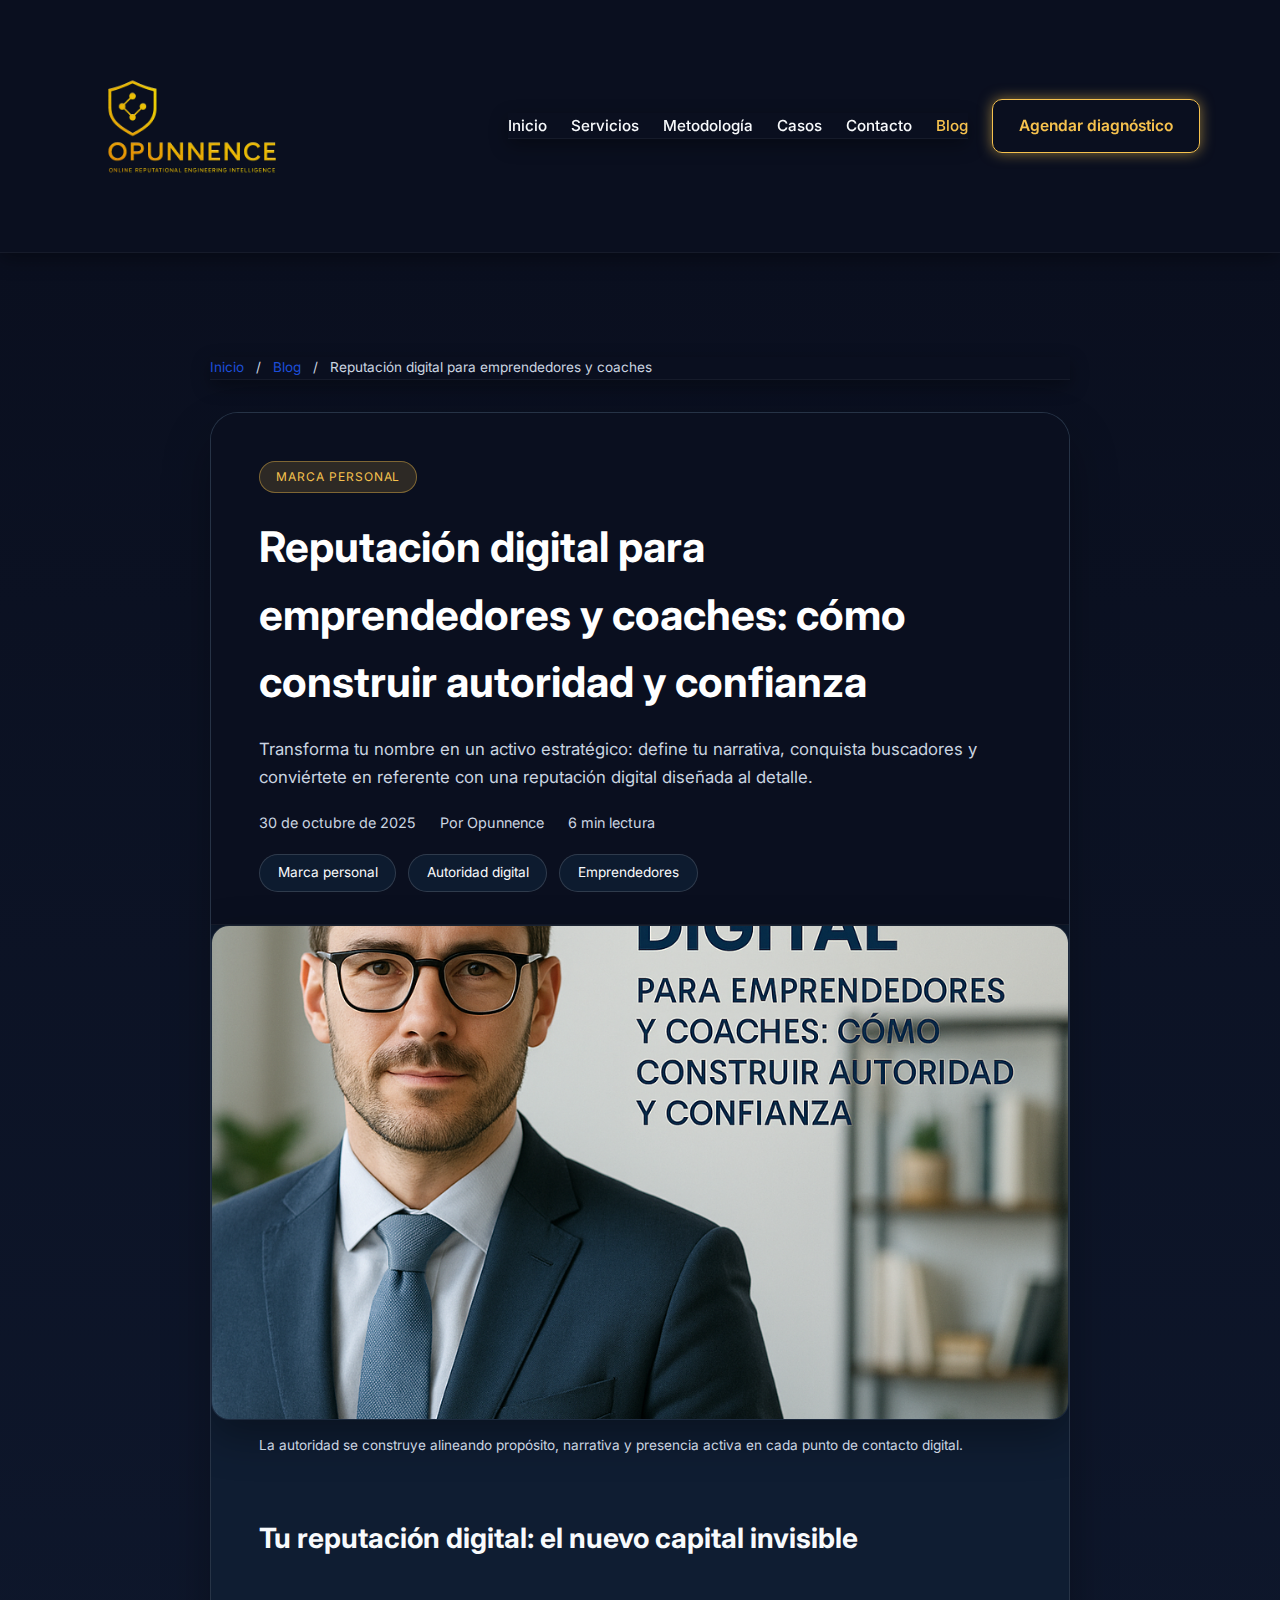
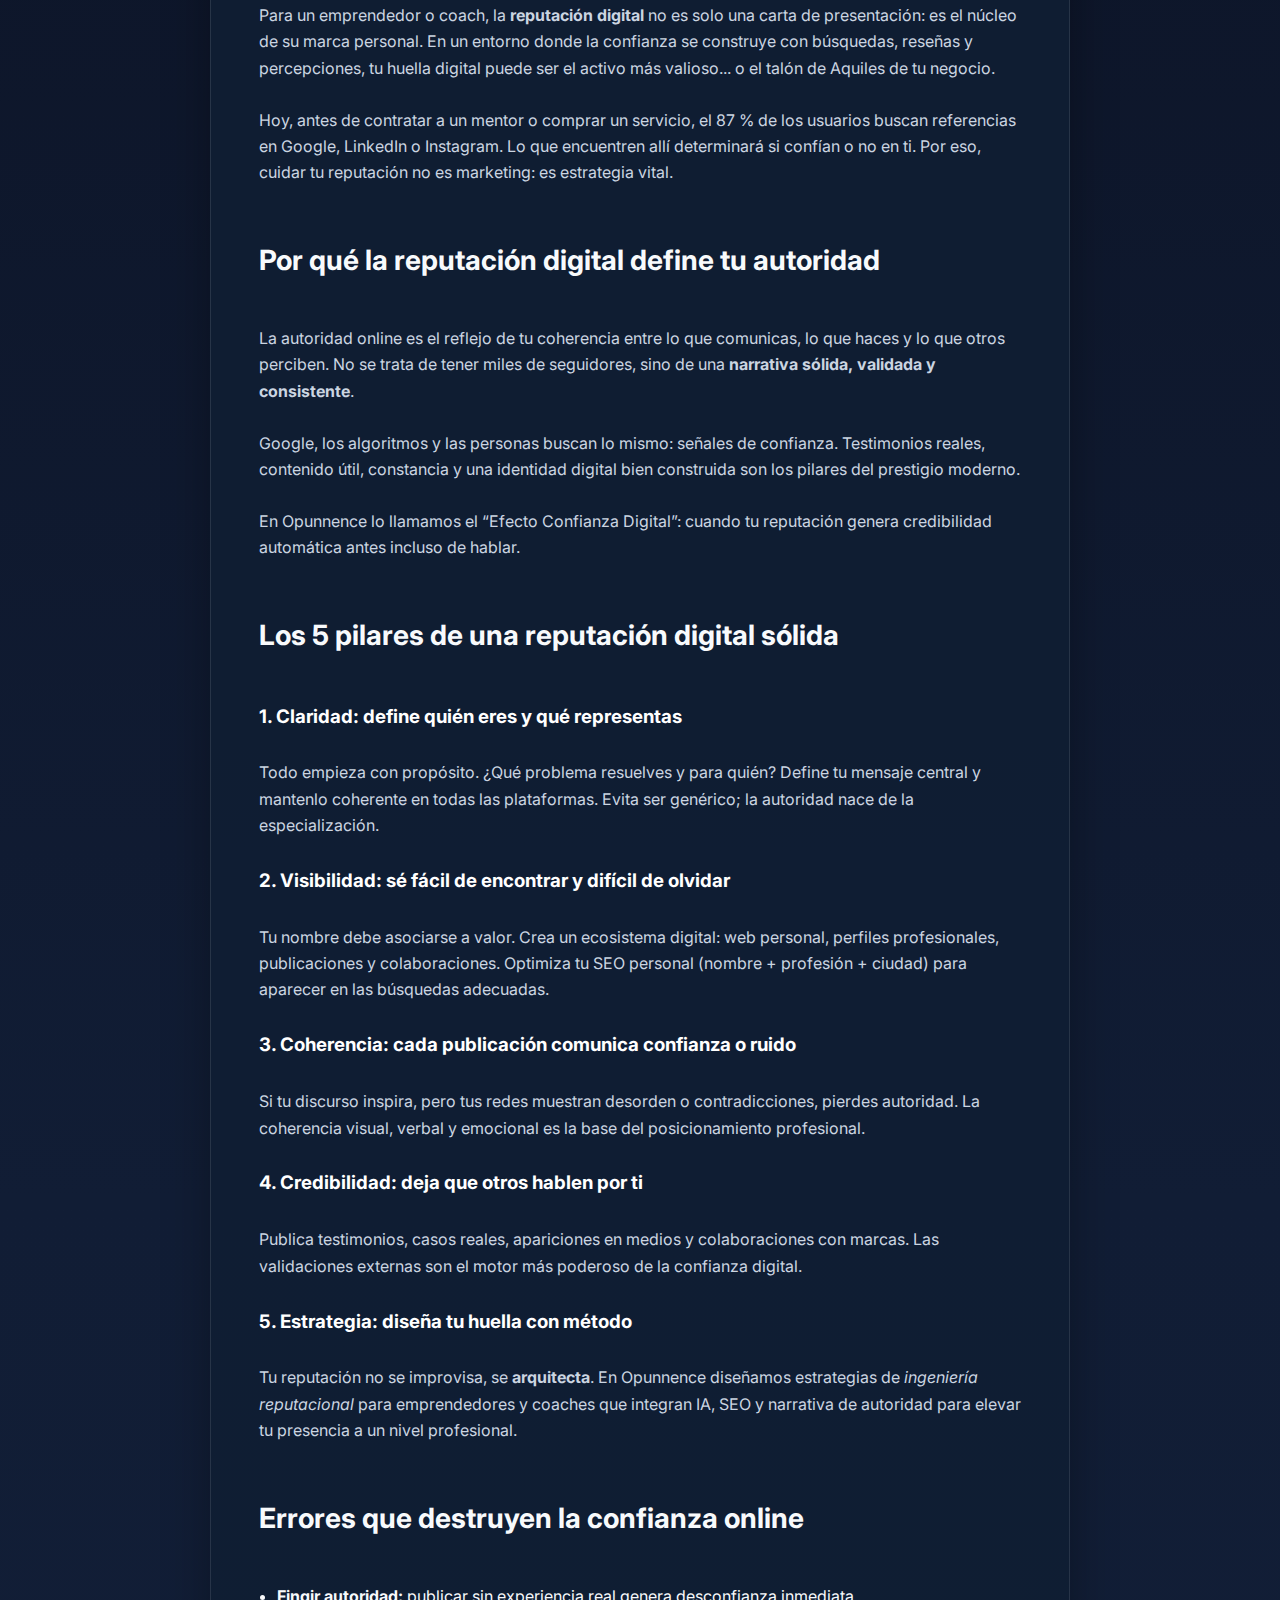
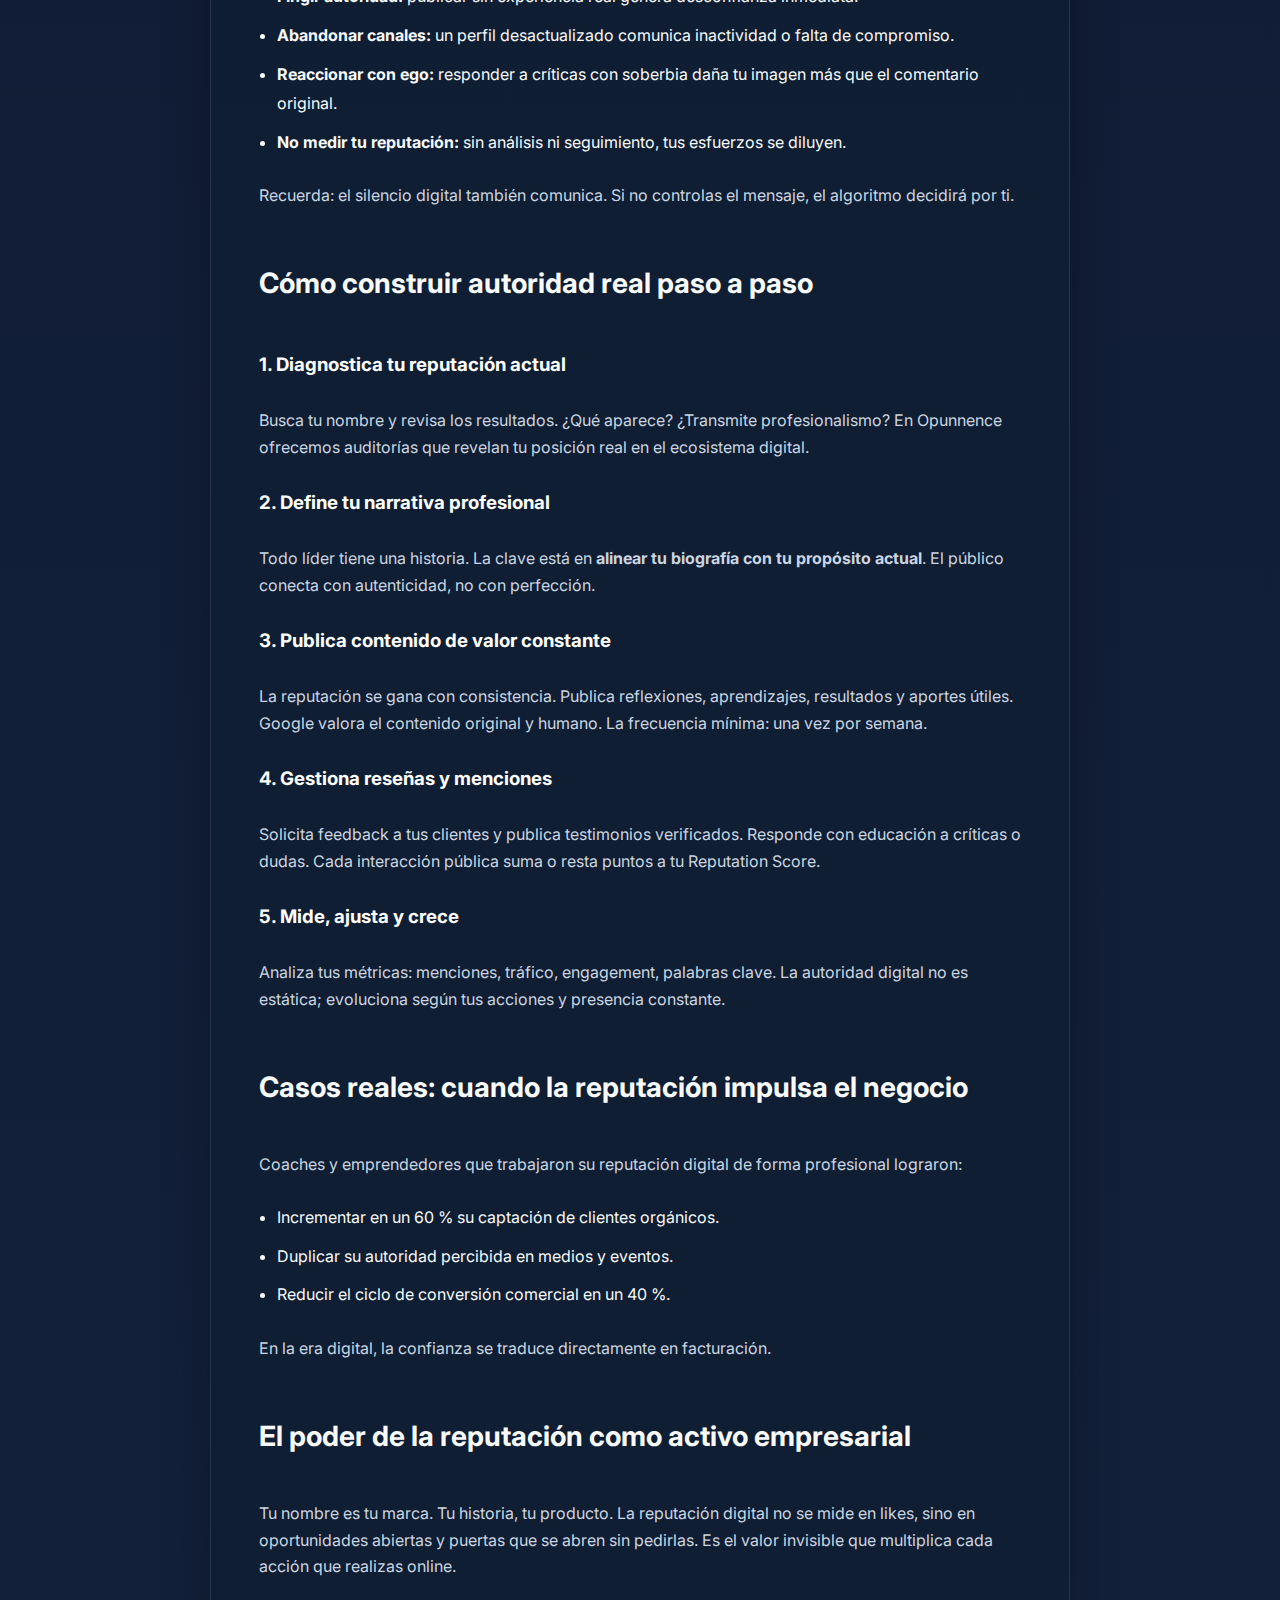
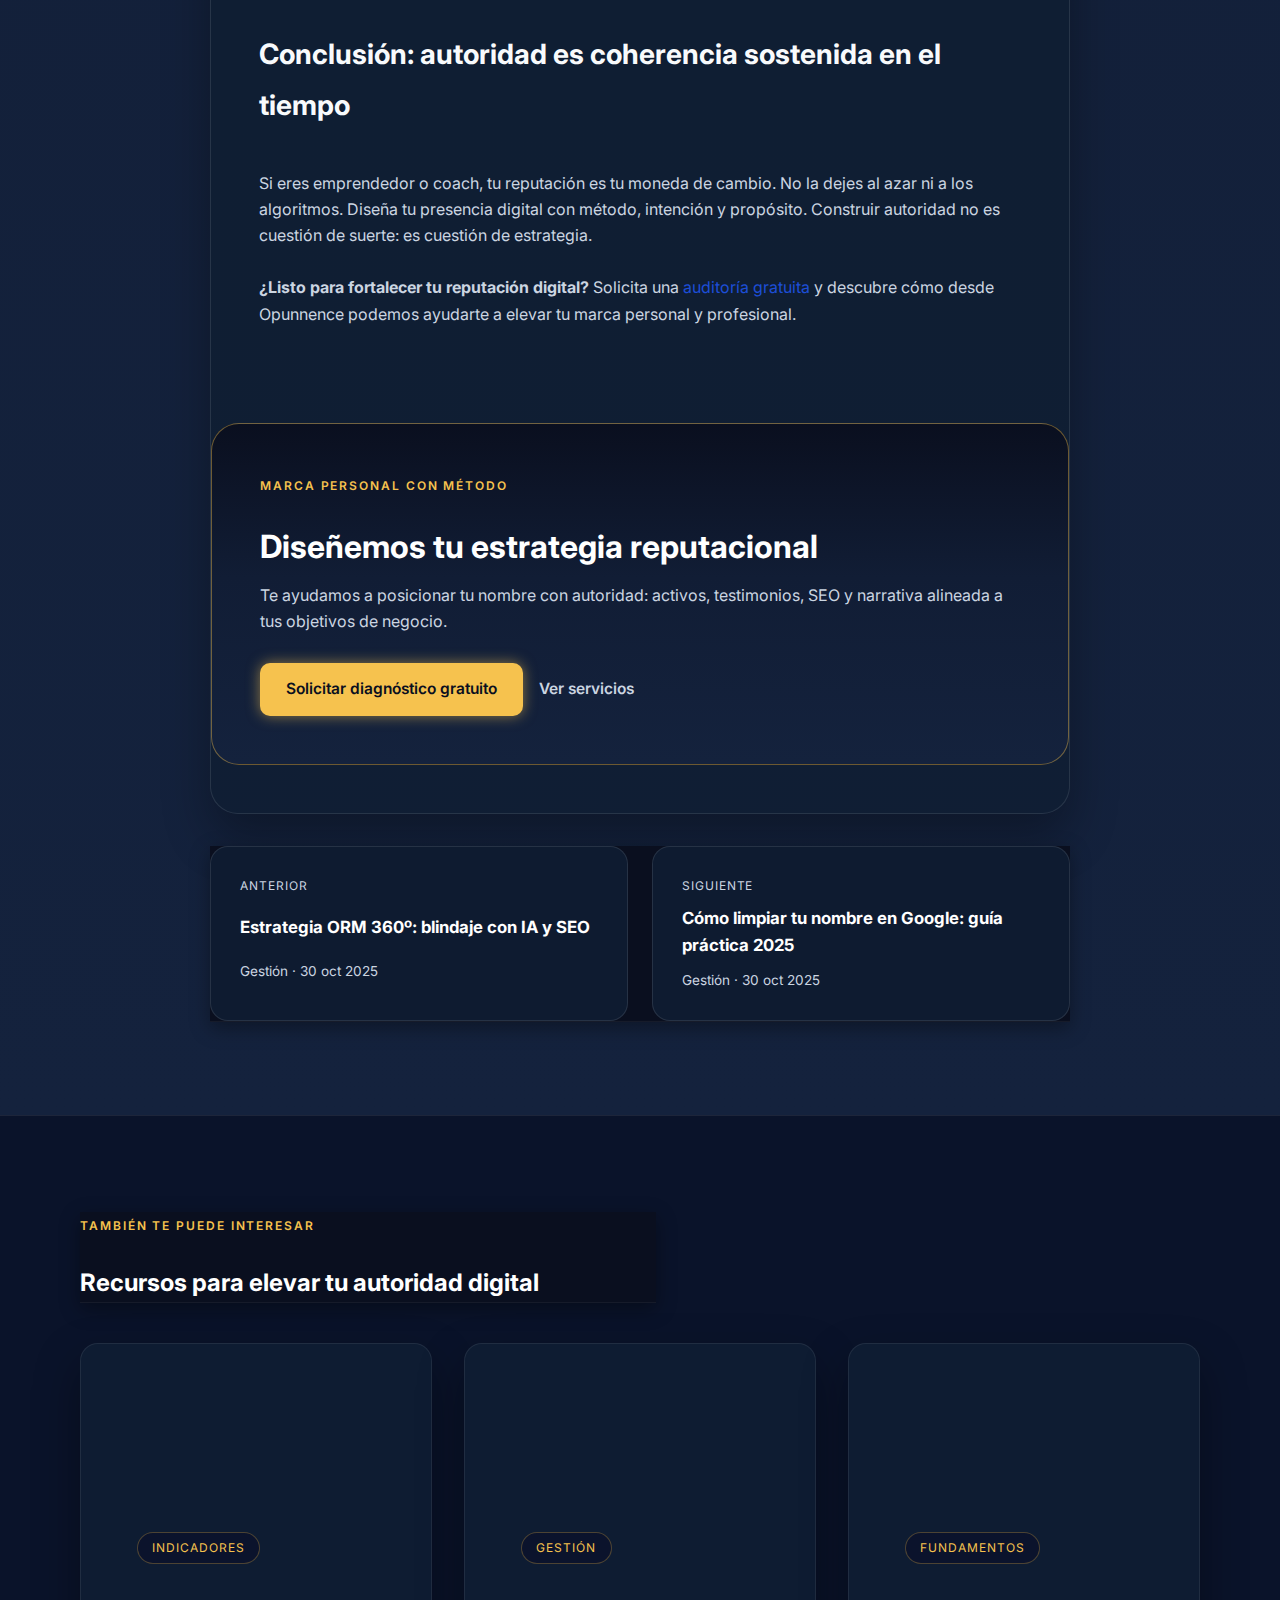
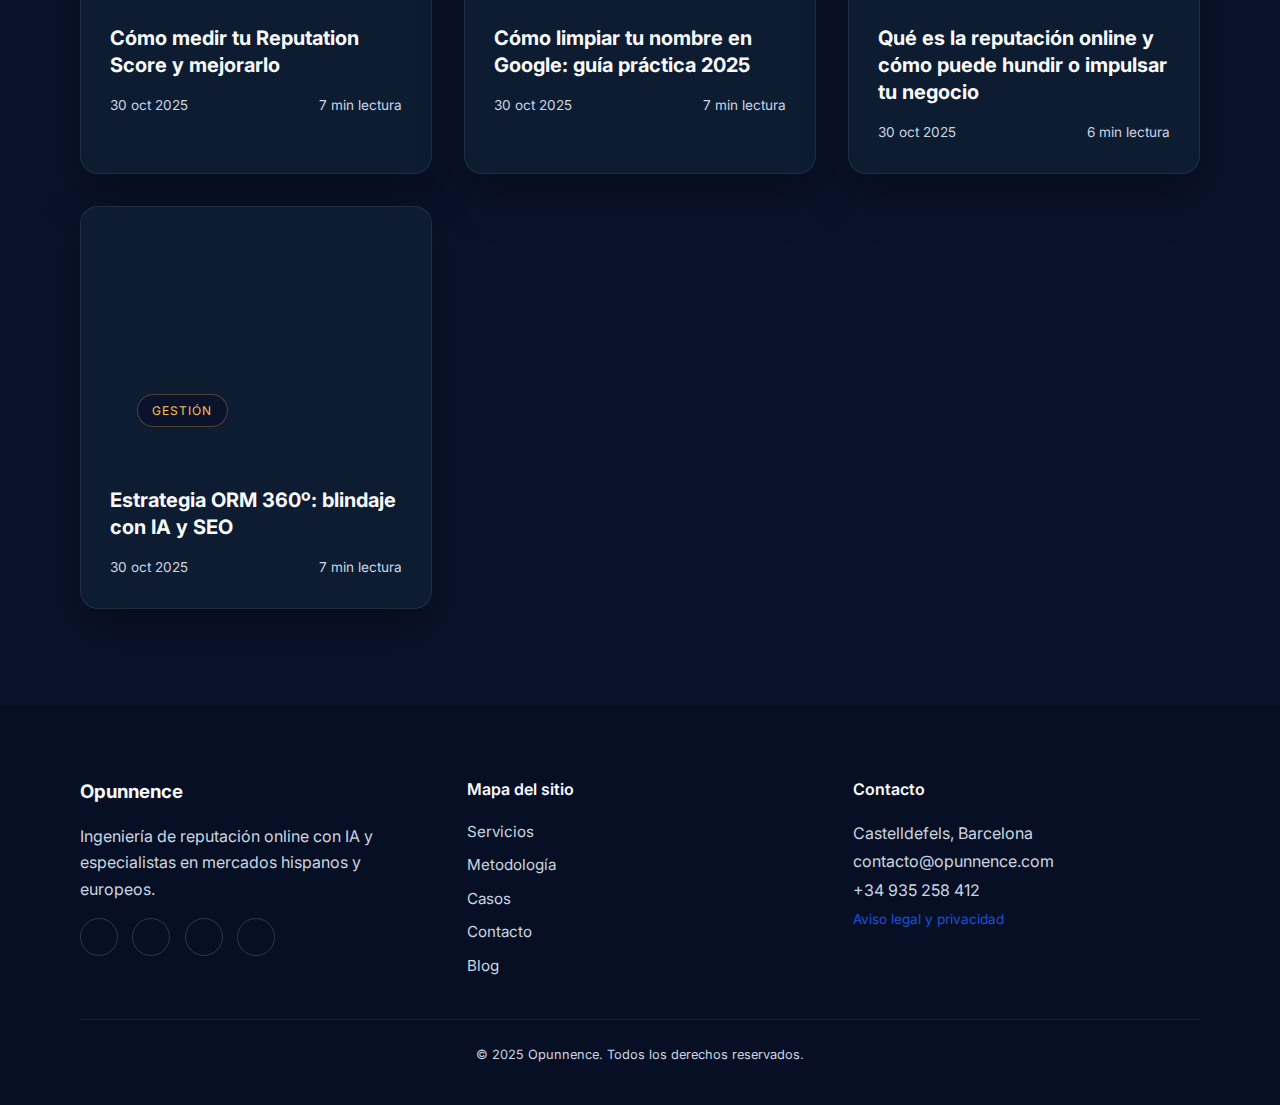
<file: blog-reputacion-digital-emprendedores.html>
<!DOCTYPE html>
<html lang="es">
<head>
  <meta charset="UTF-8" />
  <meta http-equiv="X-UA-Compatible" content="IE=edge" />
  <meta name="viewport" content="width=device-width, initial-scale=1.0" />
  <title>Reputación digital para emprendedores y coaches: cómo construir autoridad y confianza | Opunnence</title>
  <meta name="description" content="Aprende cómo construir autoridad y confianza como emprendedor o coach a través de una reputación digital sólida. Guía práctica 2025 de Opunnence." />
  <meta name="keywords" content="reputación digital, emprendedores, coaches, marca personal, confianza online, autoridad digital, reputación profesional" />
  <link rel="canonical" href="https://www.opunnence.com/blog/reputacion-digital-para-emprendedores-y-coaches.html" />
  <meta property="og:title" content="Reputación digital para emprendedores y coaches: cómo construir autoridad y confianza" />
  <meta property="og:description" content="Descubre las claves para construir una reputación digital sólida y atraer oportunidades profesionales reales." />
  <meta property="og:type" content="article" />
  <meta property="og:url" content="https://www.opunnence.com/blog/reputacion-digital-para-emprendedores-y-coaches.html" />
  <meta property="og:image" content="https://www.opunnence.com/reputacion_digital.png" />
  <meta property="og:site_name" content="Opunnence" />
  <meta property="og:locale" content="es_ES" />
  <meta name="twitter:card" content="summary_large_image" />
  <meta name="twitter:title" content="Reputación digital para emprendedores y coaches: cómo construir autoridad y confianza" />
  <meta name="twitter:description" content="Descubre las claves para construir una reputación digital sólida y atraer oportunidades profesionales reales." />
  <meta name="twitter:image" content="https://www.opunnence.com/reputacion_digital.png" />
  <link rel="preconnect" href="https://fonts.googleapis.com" />
  <link rel="preconnect" href="https://fonts.gstatic.com" crossorigin />
  <link href="https://fonts.googleapis.com/css2?family=Inter:wght@400;500;600;700;800&family=Plus+Jakarta+Sans:wght@400;500;600;700&display=swap" rel="stylesheet" />
  <link rel="stylesheet" href="https://cdnjs.cloudflare.com/ajax/libs/font-awesome/6.4.0/css/all.min.css" integrity="sha512-pQWspSU9FkaQrmYfQ7qxnNKLrd9JkYw5ewR0Wof/2HoMx7bVxnk1jp/xVdE6o2UksN+G05eFXkDw9n5YLaNsw==" crossorigin="anonymous" referrerpolicy="no-referrer" />
  <link rel="stylesheet" href="styles.css" />
  <link rel="stylesheet" href="blog.css" />
  <link rel="icon" type="image/png" href="opunnence_logo_sin_fondo.png" />
  <script type="application/ld+json">
  {
    "@context": "https://schema.org",
    "@type": "Article",
    "headline": "Reputación digital para emprendedores y coaches: cómo construir autoridad y confianza",
    "author": {
      "@type": "Organization",
      "name": "Opunnence"
    },
    "publisher": {
      "@type": "Organization",
      "name": "Opunnence",
      "logo": {
        "@type": "ImageObject",
        "url": "https://www.opunnence.com/opunnence_logo_sin_fondo.png"
      }
    },
    "datePublished": "2025-10-30",
    "image": "https://www.opunnence.com/reputacion_digital.png",
    "mainEntityOfPage": "https://www.opunnence.com/blog/reputacion-digital-para-emprendedores-y-coaches.html",
    "description": "Aprende cómo construir autoridad y confianza como emprendedor o coach a través de una reputación digital sólida. Guía práctica 2025 de Opunnence."
  }
  </script>
</head>
<body>
  <header class="header" id="top">
    <div class="container header-inner">
      <a class="logo" href="index.html#top" aria-label="Inicio Opunnence">
        <img src="opunnence_logo_sin_fondo.png" alt="Logotipo de Opunnence, agencia de reputación online" />
      </a>
      <button class="nav-toggle" type="button" aria-controls="site-nav" aria-expanded="false" aria-label="Abrir menú de navegación">
        <span></span>
        <span></span>
        <span></span>
      </button>
      <nav class="nav" id="site-nav" aria-label="Navegación principal">
        <ul>
          <li><a href="index.html#top">Inicio</a></li>
          <li><a href="index.html#servicios">Servicios</a></li>
          <li><a href="index.html#metodologia">Metodología</a></li>
          <li><a href="index.html#casos">Casos</a></li>
          <li><a href="index.html#contacto">Contacto</a></li>
          <li><a class="is-active" href="blog.html">Blog</a></li>
          <li class="nav-cta-mobile"><a class="btn btn-outline" href="index.html#contacto">Agendar diagnóstico</a></li>
        </ul>
      </nav>
      <a class="btn btn-outline nav-cta-desktop" href="index.html#contacto">Agendar diagnóstico</a>
    </div>
  </header>

  <main>
    <section class="blog-article">
      <div class="container blog-article-container">
        <nav class="blog-breadcrumb" aria-label="Ruta de navegación">
          <a href="index.html">Inicio</a>
          <span aria-hidden="true">/</span>
          <a href="blog.html">Blog</a>
          <span aria-hidden="true">/</span>
          <span aria-current="page">Reputación digital para emprendedores y coaches</span>
        </nav>

        <article class="blog-article-body">
          <header class="blog-article-header">
            <span class="blog-article-category">Marca personal</span>
            <h1>Reputación digital para emprendedores y coaches: cómo construir autoridad y confianza</h1>
            <p class="blog-article-excerpt">Transforma tu nombre en un activo estratégico: define tu narrativa, conquista buscadores y conviértete en referente con una reputación digital diseñada al detalle.</p>
            <div class="blog-article-meta">
              <time datetime="2025-10-30">30 de octubre de 2025</time>
              <span>Por Opunnence</span>
              <span>6 min lectura</span>
            </div>
            <div class="blog-article-tags" aria-label="Etiquetas">
              <a href="#">Marca personal</a>
              <a href="#">Autoridad digital</a>
              <a href="#">Emprendedores</a>
            </div>
          </header>

          <figure class="blog-article-hero">
            <img src="reputacion_digital.png" alt="Emprendedora y coach analizando su reputación digital junto a su equipo" loading="lazy" />
            <figcaption>La autoridad se construye alineando propósito, narrativa y presencia activa en cada punto de contacto digital.</figcaption>
          </figure>

          <div class="blog-article-content">
            <h2>Tu reputación digital: el nuevo capital invisible</h2>
            <p>Para un emprendedor o coach, la <strong>reputación digital</strong> no es solo una carta de presentación: es el núcleo de su marca personal. En un entorno donde la confianza se construye con búsquedas, reseñas y percepciones, tu huella digital puede ser el activo más valioso... o el talón de Aquiles de tu negocio.</p>
            <p>Hoy, antes de contratar a un mentor o comprar un servicio, el 87&nbsp;% de los usuarios buscan referencias en Google, LinkedIn o Instagram. Lo que encuentren allí determinará si confían o no en ti. Por eso, cuidar tu reputación no es marketing: es estrategia vital.</p>

            <h2>Por qué la reputación digital define tu autoridad</h2>
            <p>La autoridad online es el reflejo de tu coherencia entre lo que comunicas, lo que haces y lo que otros perciben. No se trata de tener miles de seguidores, sino de una <strong>narrativa sólida, validada y consistente</strong>.</p>
            <p>Google, los algoritmos y las personas buscan lo mismo: señales de confianza. Testimonios reales, contenido útil, constancia y una identidad digital bien construida son los pilares del prestigio moderno.</p>
            <p>En Opunnence lo llamamos el “Efecto Confianza Digital”: cuando tu reputación genera credibilidad automática antes incluso de hablar.</p>

            <h2>Los 5 pilares de una reputación digital sólida</h2>
            <h3>1. Claridad: define quién eres y qué representas</h3>
            <p>Todo empieza con propósito. ¿Qué problema resuelves y para quién? Define tu mensaje central y mantenlo coherente en todas las plataformas. Evita ser genérico; la autoridad nace de la especialización.</p>

            <h3>2. Visibilidad: sé fácil de encontrar y difícil de olvidar</h3>
            <p>Tu nombre debe asociarse a valor. Crea un ecosistema digital: web personal, perfiles profesionales, publicaciones y colaboraciones. Optimiza tu SEO personal (nombre + profesión + ciudad) para aparecer en las búsquedas adecuadas.</p>

            <h3>3. Coherencia: cada publicación comunica confianza o ruido</h3>
            <p>Si tu discurso inspira, pero tus redes muestran desorden o contradicciones, pierdes autoridad. La coherencia visual, verbal y emocional es la base del posicionamiento profesional.</p>

            <h3>4. Credibilidad: deja que otros hablen por ti</h3>
            <p>Publica testimonios, casos reales, apariciones en medios y colaboraciones con marcas. Las validaciones externas son el motor más poderoso de la confianza digital.</p>

            <h3>5. Estrategia: diseña tu huella con método</h3>
            <p>Tu reputación no se improvisa, se <strong>arquitecta</strong>. En Opunnence diseñamos estrategias de <em>ingeniería reputacional</em> para emprendedores y coaches que integran IA, SEO y narrativa de autoridad para elevar tu presencia a un nivel profesional.</p>

            <h2>Errores que destruyen la confianza online</h2>
            <ul>
              <li><strong>Fingir autoridad:</strong> publicar sin experiencia real genera desconfianza inmediata.</li>
              <li><strong>Abandonar canales:</strong> un perfil desactualizado comunica inactividad o falta de compromiso.</li>
              <li><strong>Reaccionar con ego:</strong> responder a críticas con soberbia daña tu imagen más que el comentario original.</li>
              <li><strong>No medir tu reputación:</strong> sin análisis ni seguimiento, tus esfuerzos se diluyen.</li>
            </ul>
            <p>Recuerda: el silencio digital también comunica. Si no controlas el mensaje, el algoritmo decidirá por ti.</p>

            <h2>Cómo construir autoridad real paso a paso</h2>
            <h3>1. Diagnostica tu reputación actual</h3>
            <p>Busca tu nombre y revisa los resultados. ¿Qué aparece? ¿Transmite profesionalismo? En Opunnence ofrecemos auditorías que revelan tu posición real en el ecosistema digital.</p>

            <h3>2. Define tu narrativa profesional</h3>
            <p>Todo líder tiene una historia. La clave está en <strong>alinear tu biografía con tu propósito actual</strong>. El público conecta con autenticidad, no con perfección.</p>

            <h3>3. Publica contenido de valor constante</h3>
            <p>La reputación se gana con consistencia. Publica reflexiones, aprendizajes, resultados y aportes útiles. Google valora el contenido original y humano. La frecuencia mínima: una vez por semana.</p>

            <h3>4. Gestiona reseñas y menciones</h3>
            <p>Solicita feedback a tus clientes y publica testimonios verificados. Responde con educación a críticas o dudas. Cada interacción pública suma o resta puntos a tu Reputation Score.</p>

            <h3>5. Mide, ajusta y crece</h3>
            <p>Analiza tus métricas: menciones, tráfico, engagement, palabras clave. La autoridad digital no es estática; evoluciona según tus acciones y presencia constante.</p>

            <h2>Casos reales: cuando la reputación impulsa el negocio</h2>
            <p>Coaches y emprendedores que trabajaron su reputación digital de forma profesional lograron:</p>
            <ul>
              <li>Incrementar en un 60&nbsp;% su captación de clientes orgánicos.</li>
              <li>Duplicar su autoridad percibida en medios y eventos.</li>
              <li>Reducir el ciclo de conversión comercial en un 40&nbsp;%.</li>
            </ul>
            <p>En la era digital, la confianza se traduce directamente en facturación.</p>

            <h2>El poder de la reputación como activo empresarial</h2>
            <p>Tu nombre es tu marca. Tu historia, tu producto. La reputación digital no se mide en likes, sino en oportunidades abiertas y puertas que se abren sin pedirlas. Es el valor invisible que multiplica cada acción que realizas online.</p>

            <h2>Conclusión: autoridad es coherencia sostenida en el tiempo</h2>
            <p>Si eres emprendedor o coach, tu reputación es tu moneda de cambio. No la dejes al azar ni a los algoritmos. Diseña tu presencia digital con método, intención y propósito. Construir autoridad no es cuestión de suerte: es cuestión de estrategia.</p>
            <p><strong>¿Listo para fortalecer tu reputación digital?</strong> Solicita una <a href="index.html#contacto">auditoría gratuita</a> y descubre cómo desde Opunnence podemos ayudarte a elevar tu marca personal y profesional.</p>
          </div>

          <aside class="blog-article-callout">
            <div>
              <span class="eyebrow">Marca personal con método</span>
              <h2>Diseñemos tu estrategia reputacional</h2>
              <p>Te ayudamos a posicionar tu nombre con autoridad: activos, testimonios, SEO y narrativa alineada a tus objetivos de negocio.</p>
            </div>
            <div class="blog-article-callout-actions">
              <a class="btn btn-primary" href="index.html#contacto">Solicitar diagnóstico gratuito</a>
              <a class="btn btn-link" href="index.html#servicios">Ver servicios</a>
            </div>
          </aside>
        </article>

        <nav class="blog-article-nav" aria-label="Artículos relacionados">
          <a class="blog-article-nav-card" href="blog-estrategia-orm-360.html">
            <span class="blog-nav-label">Anterior</span>
            <h3>Estrategia ORM 360º: blindaje con IA y SEO</h3>
            <span class="blog-nav-meta">Gestión · 30 oct 2025</span>
          </a>
          <a class="blog-article-nav-card" href="blog-como-limpiar-nombre-google.html">
            <span class="blog-nav-label">Siguiente</span>
            <h3>Cómo limpiar tu nombre en Google: guía práctica 2025</h3>
            <span class="blog-nav-meta">Gestión · 30 oct 2025</span>
          </a>
        </nav>
      </div>
    </section>

    <section class="blog-related">
      <div class="container">
        <header class="blog-related-header">
          <span class="eyebrow">También te puede interesar</span>
          <h2>Recursos para elevar tu autoridad digital</h2>
        </header>
        <div class="blog-related-grid">
          <article class="blog-card">
            <a href="blog-reputation-score.html">
              <figure class="blog-card-media">
                <img src="reputacion_score.png" alt="Dashboard con Reputation Score y métricas de autoridad digital" loading="lazy" />
                <span class="blog-card-tag">Indicadores</span>
              </figure>
              <div class="blog-card-body">
                <h3 class="blog-card-title">Cómo medir tu Reputation Score y mejorarlo</h3>
                <div class="blog-card-meta">
                  <time datetime="2025-10-30">30 oct 2025</time>
                  <span>7 min lectura</span>
                </div>
              </div>
            </a>
          </article>
          <article class="blog-card">
            <a href="blog-como-limpiar-nombre-google.html">
              <figure class="blog-card-media">
                <img src="como_limpiar_tu_nombre.png" alt="Profesional gestionando su reputación personal en Google" loading="lazy" />
                <span class="blog-card-tag">Gestión</span>
              </figure>
              <div class="blog-card-body">
                <h3 class="blog-card-title">Cómo limpiar tu nombre en Google: guía práctica 2025</h3>
                <div class="blog-card-meta">
                  <time datetime="2025-10-30">30 oct 2025</time>
                  <span>7 min lectura</span>
                </div>
              </div>
            </a>
          </article>
          <article class="blog-card">
            <a href="blog-que-es-reputacion-online.html">
              <figure class="blog-card-media">
                <img src="que_es_reputacion_online.png" alt="Especialista explicando cómo se construye la reputación online" loading="lazy" />
                <span class="blog-card-tag">Fundamentos</span>
              </figure>
              <div class="blog-card-body">
                <h3 class="blog-card-title">Qué es la reputación online y cómo puede hundir o impulsar tu negocio</h3>
                <div class="blog-card-meta">
                  <time datetime="2025-10-30">30 oct 2025</time>
                  <span>6 min lectura</span>
                </div>
              </div>
            </a>
          </article>
          <article class="blog-card">
            <a href="blog-estrategia-orm-360.html">
              <figure class="blog-card-media">
                <img src="estrategia_orm.png" alt="Panel de control ORM 360º con indicadores reputacionales" loading="lazy" />
                <span class="blog-card-tag">Gestión</span>
              </figure>
              <div class="blog-card-body">
                <h3 class="blog-card-title">Estrategia ORM 360º: blindaje con IA y SEO</h3>
                <div class="blog-card-meta">
                  <time datetime="2025-10-30">30 oct 2025</time>
                  <span>7 min lectura</span>
                </div>
              </div>
            </a>
          </article>
        </div>
      </div>
    </section>
  </main>

  <footer class="footer">
    <div class="container footer-top">
      <div class="footer-brand">
        <h3>Opunnence</h3>
        <p>Ingeniería de reputación online con IA y especialistas en mercados hispanos y europeos.</p>
        <div class="social">
          <a href="#" aria-label="Instagram"><i class="fab fa-instagram"></i></a>
          <a href="#" aria-label="LinkedIn"><i class="fab fa-linkedin-in"></i></a>
          <a href="#" aria-label="X"><i class="fab fa-x-twitter"></i></a>
          <a href="#" aria-label="YouTube"><i class="fab fa-youtube"></i></a>
        </div>
      </div>
      <div class="footer-links">
        <h4>Mapa del sitio</h4>
        <ul>
          <li><a href="index.html#servicios">Servicios</a></li>
          <li><a href="index.html#metodologia">Metodología</a></li>
          <li><a href="index.html#casos">Casos</a></li>
          <li><a href="index.html#contacto">Contacto</a></li>
          <li><a href="blog.html">Blog</a></li>
        </ul>
      </div>
      <div class="footer-contact">
        <h4>Contacto</h4>
        <address>
          Castelldefels, Barcelona<br />
          contacto@opunnence.com<br />
          +34 935 258 412
        </address>
        <p class="legal-link"><a href="#">Aviso legal y privacidad</a></p>
      </div>
    </div>
    <div class="container footer-bottom">
      <p>© 2025 Opunnence. Todos los derechos reservados.</p>
    </div>
  </footer>
  <script>
    window.addEventListener('DOMContentLoaded', () => {
      const header = document.querySelector('.header');
      if (!header) return;

      const navToggle = document.querySelector('.nav-toggle');
      const nav = document.getElementById('site-nav');

      const closeNav = () => {
        if (!navToggle || !nav) return;
        nav.classList.remove('is-open');
        navToggle.classList.remove('is-active');
        navToggle.setAttribute('aria-expanded', 'false');
        document.body.classList.remove('nav-open');
      };

      const toggleNav = () => {
        if (!navToggle || !nav) return;
        const expanded = navToggle.getAttribute('aria-expanded') === 'true';
        const shouldOpen = !expanded;
        navToggle.setAttribute('aria-expanded', shouldOpen.toString());
        navToggle.classList.toggle('is-active', shouldOpen);
        nav.classList.toggle('is-open', shouldOpen);
        document.body.classList.toggle('nav-open', shouldOpen);
      };

      if (navToggle && nav) {
        navToggle.addEventListener('click', (event) => {
          event.stopPropagation();
          toggleNav();
        });

        nav.querySelectorAll('a').forEach((link) => {
          link.addEventListener('click', () => {
            closeNav();
          });
        });

        document.addEventListener('click', (event) => {
          if (!nav.classList.contains('is-open')) return;
          if (!event.target.closest('.header')) {
            closeNav();
          }
        });

        document.addEventListener('keydown', (event) => {
          if (event.key === 'Escape') {
            closeNav();
          }
        });
      }

      let lastScrollY = window.scrollY;
      let isTicking = false;

      const getHeaderConfig = () => {
        const isCompact = window.innerWidth <= 768;
        return {
          threshold: isCompact ? 80 : 160,
          delta: isCompact ? 12 : 24,
        };
      };

      let { threshold, delta } = getHeaderConfig();

      const updateHeaderVisibility = () => {
        const currentScroll = window.scrollY;

        if (currentScroll > lastScrollY + delta && currentScroll > threshold) {
          header.classList.add('is-hidden');
        } else if (currentScroll < lastScrollY - delta || currentScroll <= 0) {
          header.classList.remove('is-hidden');
        }

        lastScrollY = currentScroll;
      };

      const onScroll = () => {
        if (!isTicking) {
          window.requestAnimationFrame(() => {
            updateHeaderVisibility();
            isTicking = false;
          });
          isTicking = true;
        }
      };

      window.addEventListener('scroll', onScroll, { passive: true });
      const handleResize = () => {
        ({ threshold, delta } = getHeaderConfig());
        updateHeaderVisibility();
        if (window.innerWidth > 768) {
          closeNav();
        }
      };

      window.addEventListener('resize', handleResize);

      handleResize();
    });
  </script>
</body>
</html>
</file>
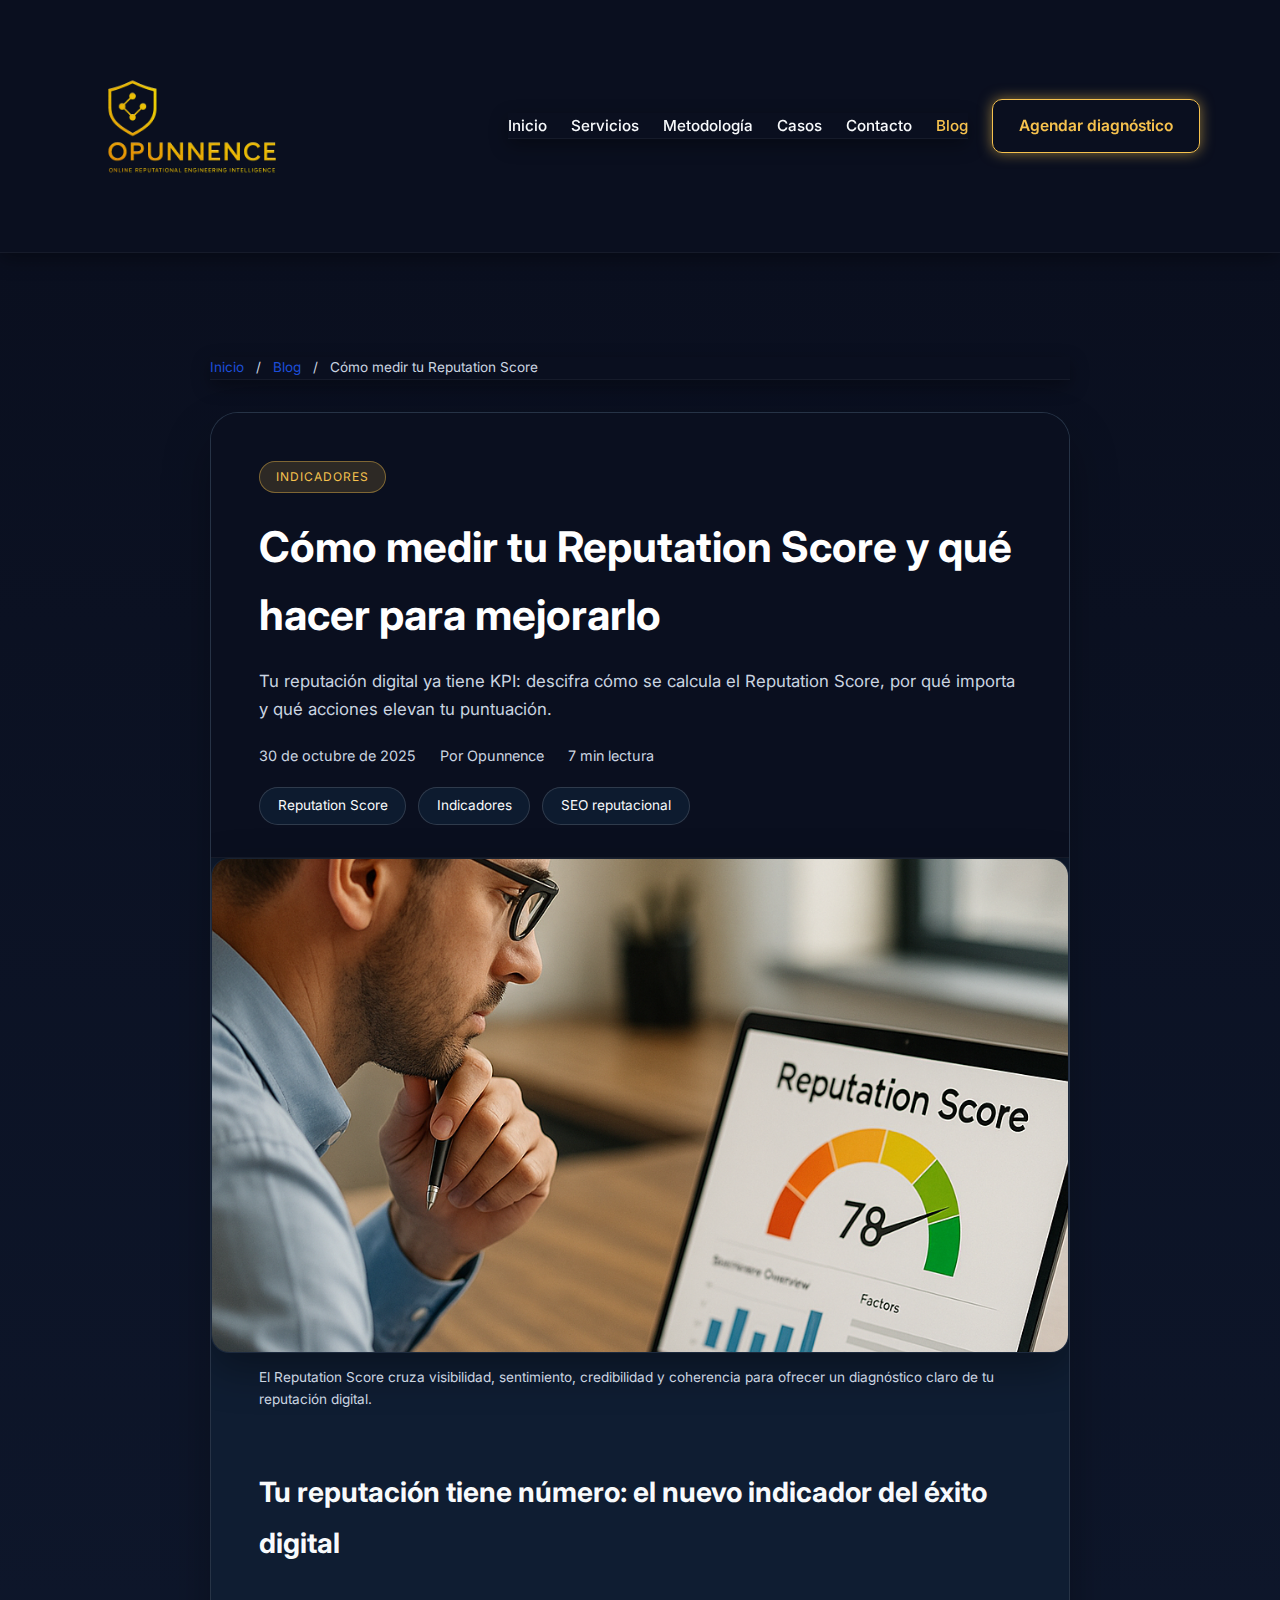
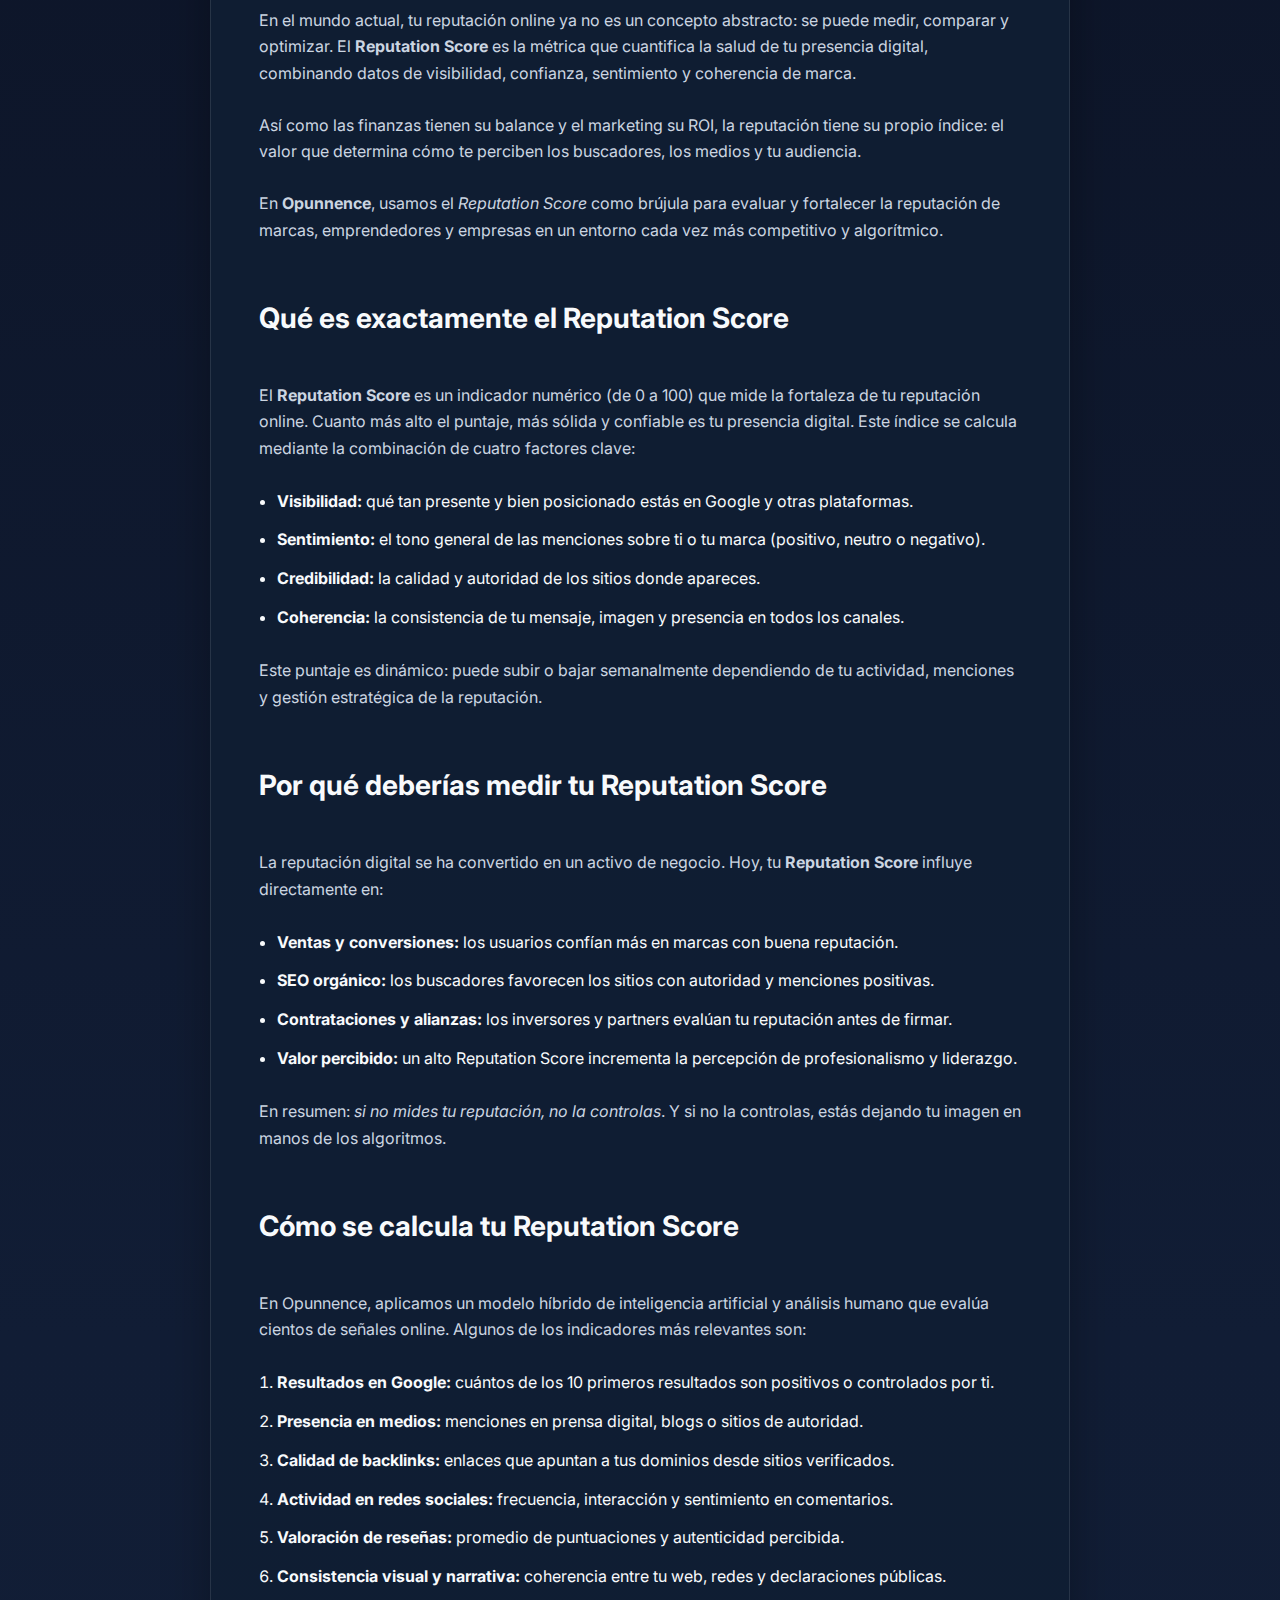
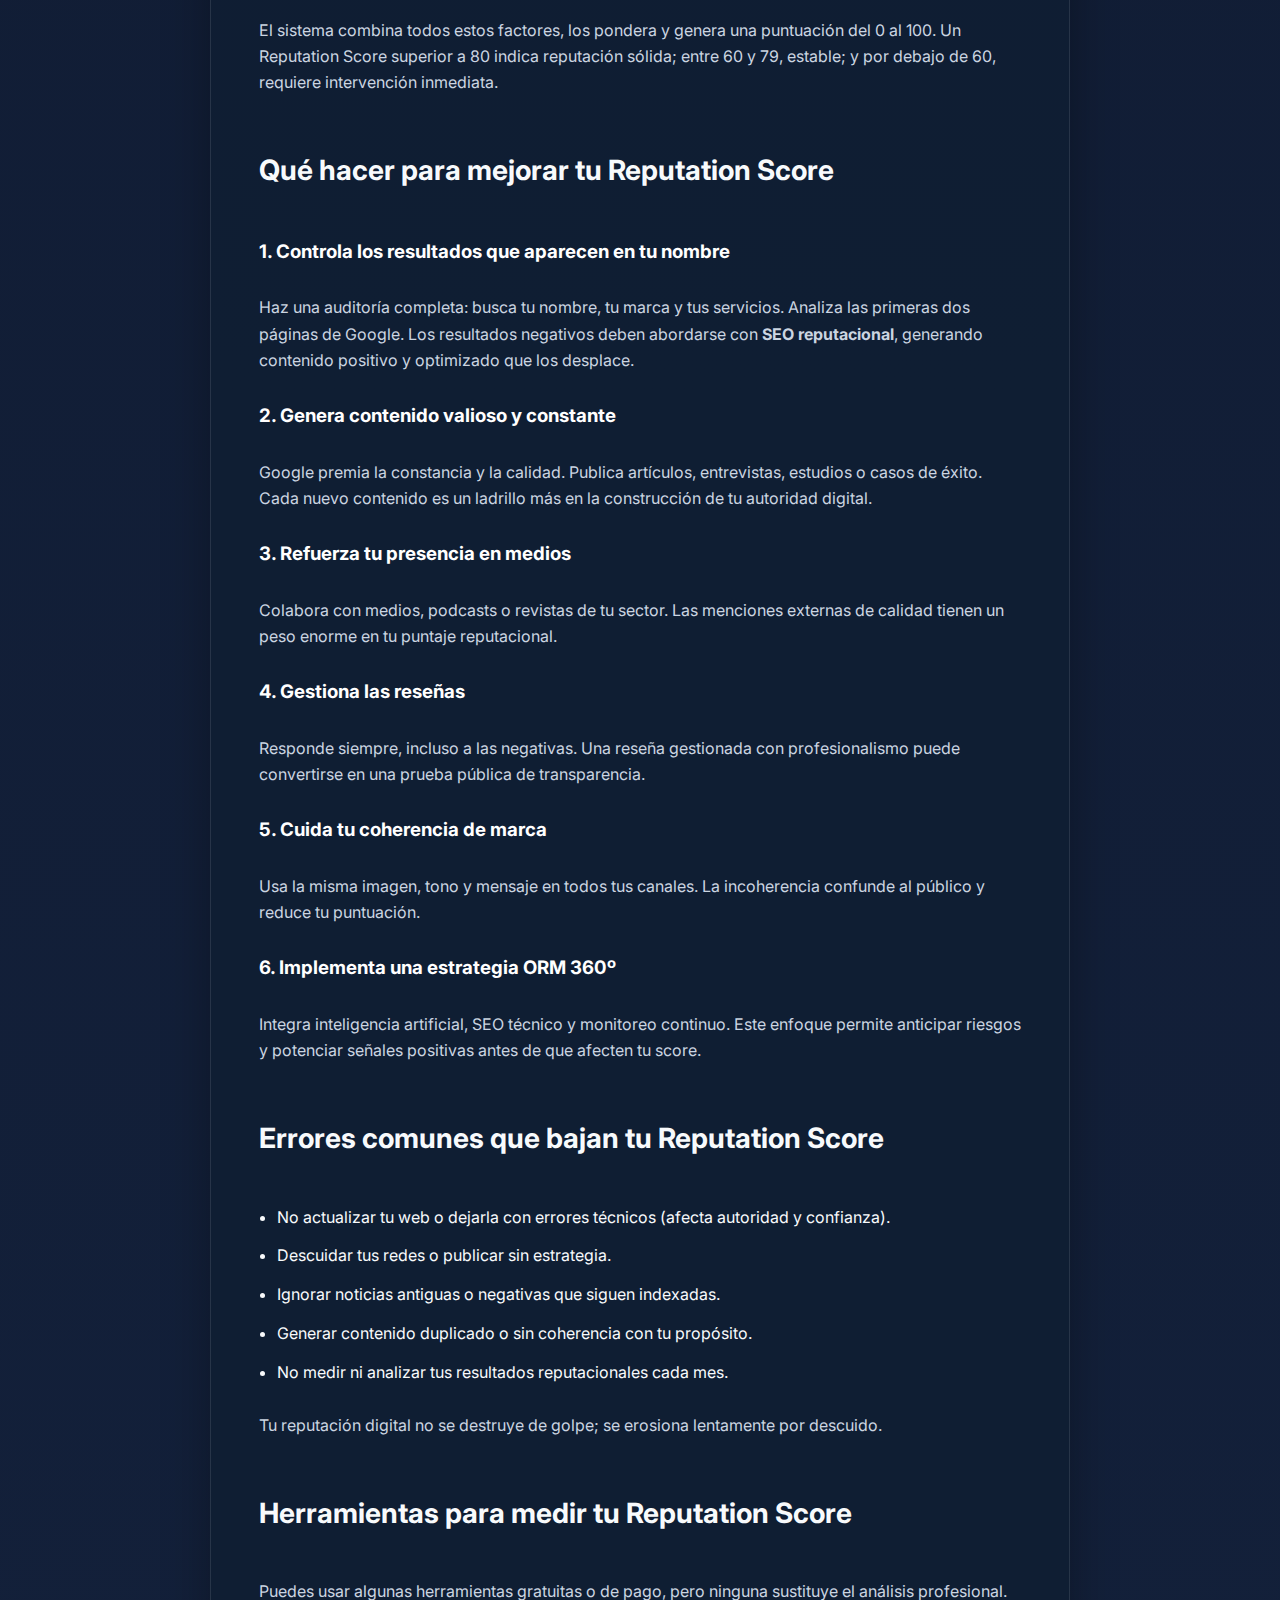
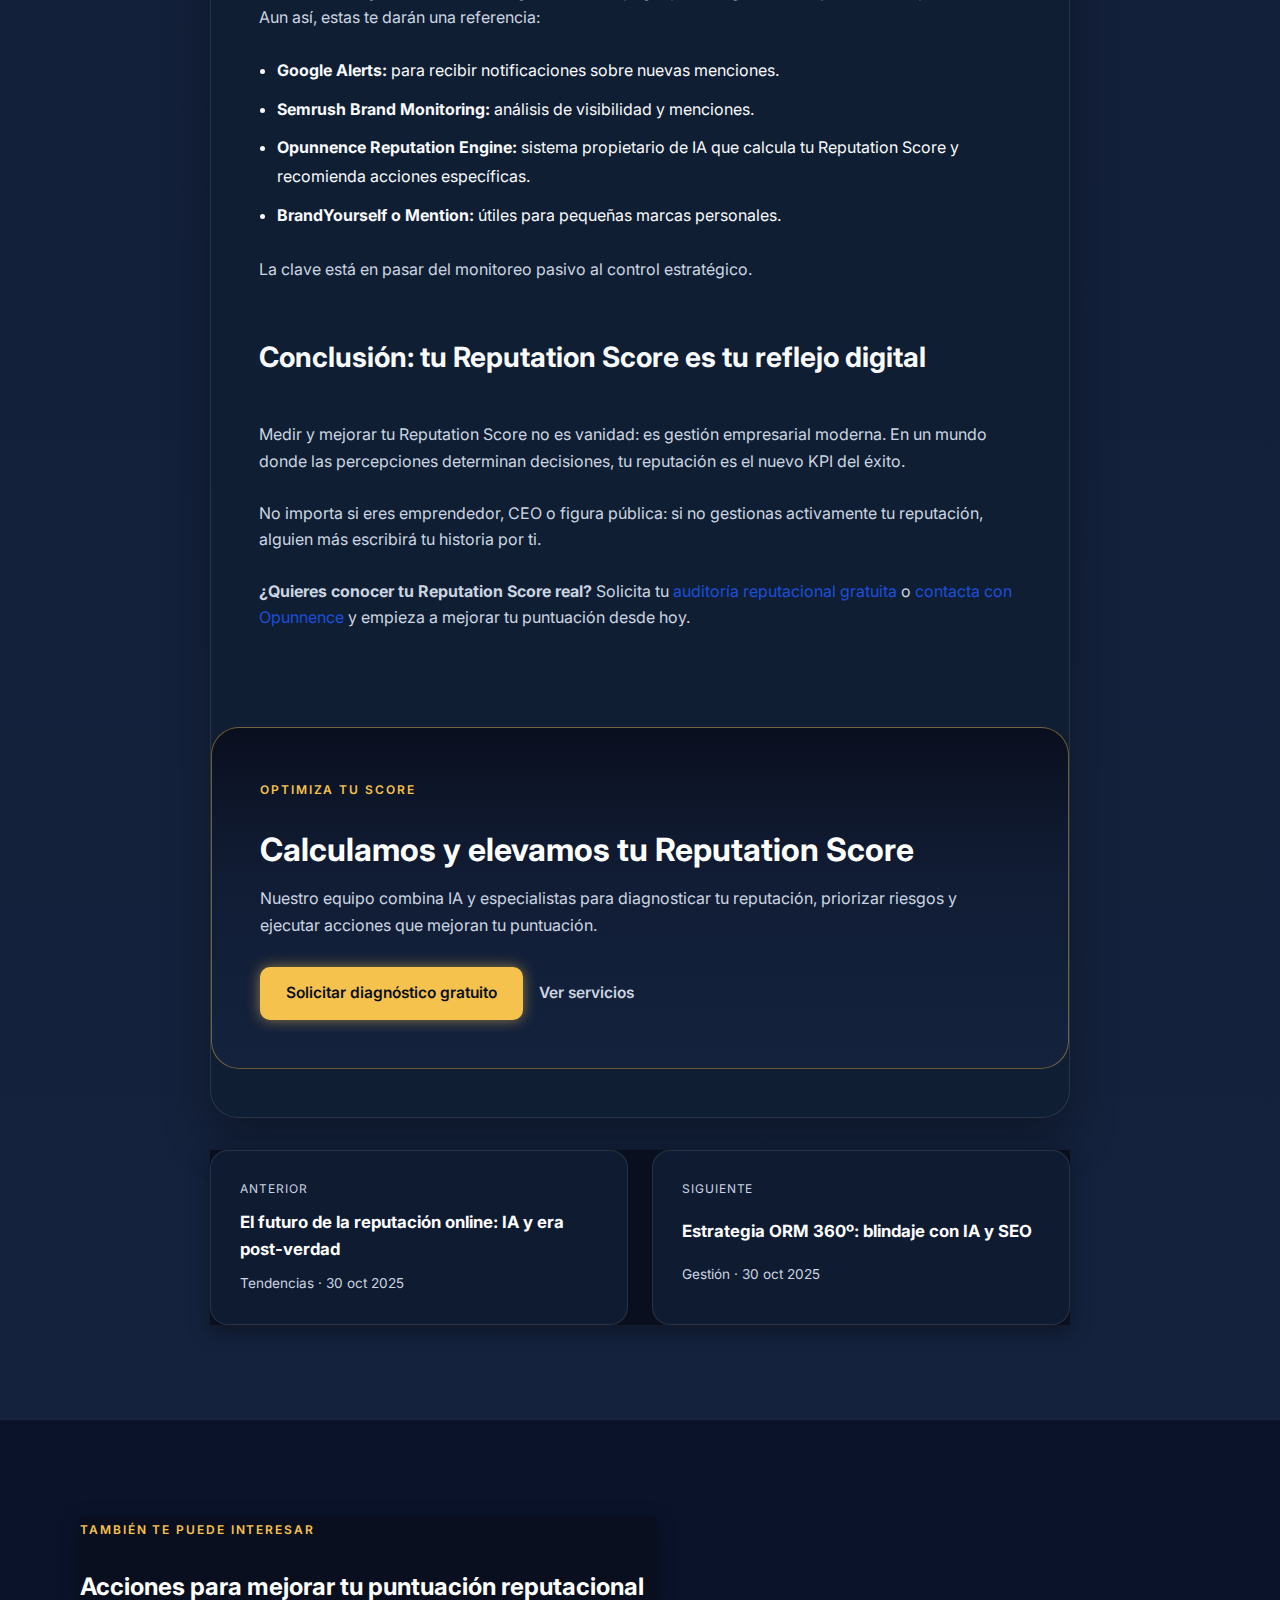
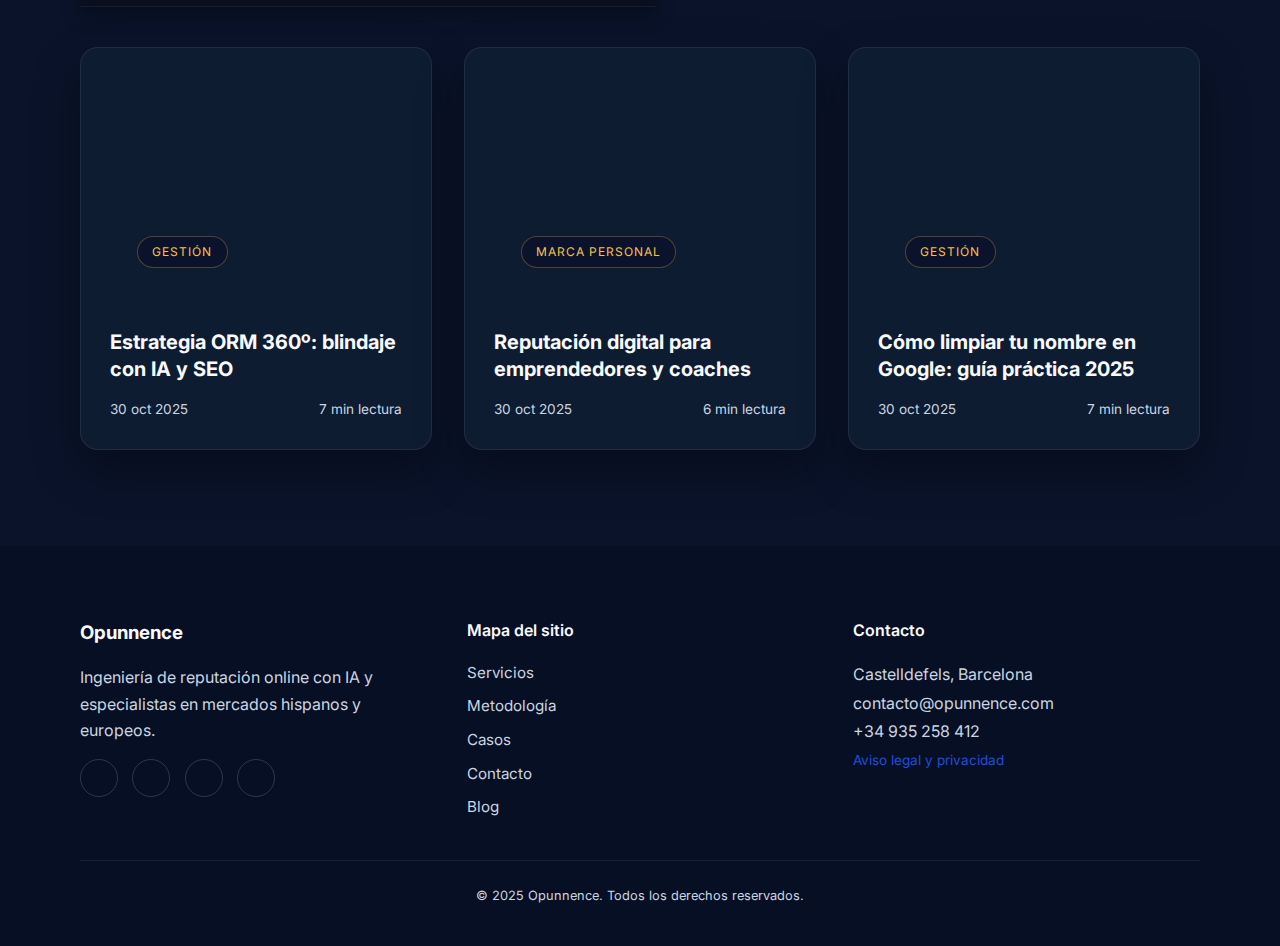
<file: blog-reputation-score.html>
<!DOCTYPE html>
<html lang="es">
<head>
  <meta charset="UTF-8" />
  <meta http-equiv="X-UA-Compatible" content="IE=edge" />
  <meta name="viewport" content="width=device-width, initial-scale=1.0" />
  <title>Cómo medir tu Reputation Score y qué hacer para mejorarlo | Opunnence</title>
  <meta name="description" content="Descubre cómo calcular tu Reputation Score, qué factores lo afectan y las estrategias para mejorar tu reputación digital en 2025." />
  <meta name="keywords" content="Reputation Score, reputación digital, medir reputación, mejorar reputación online, SEO reputacional, Opunnence" />
  <link rel="canonical" href="https://www.opunnence.com/blog/como-medir-reputation-score.html" />
  <meta property="og:title" content="Cómo medir tu Reputation Score y qué hacer para mejorarlo" />
  <meta property="og:description" content="Aprende cómo evaluar y optimizar tu Reputation Score: la métrica que define tu reputación digital." />
  <meta property="og:type" content="article" />
  <meta property="og:url" content="https://www.opunnence.com/blog/como-medir-reputation-score.html" />
  <meta property="og:image" content="https://www.opunnence.com/reputacion_score.png" />
  <meta property="og:site_name" content="Opunnence" />
  <meta property="og:locale" content="es_ES" />
  <meta name="twitter:card" content="summary_large_image" />
  <meta name="twitter:title" content="Cómo medir tu Reputation Score y qué hacer para mejorarlo" />
  <meta name="twitter:description" content="Aprende cómo evaluar y optimizar tu Reputation Score: la métrica que define tu reputación digital." />
  <meta name="twitter:image" content="https://www.opunnence.com/reputacion_score.png" />
  <link rel="preconnect" href="https://fonts.googleapis.com" />
  <link rel="preconnect" href="https://fonts.gstatic.com" crossorigin />
  <link href="https://fonts.googleapis.com/css2?family=Inter:wght@400;500;600;700;800&family=Plus+Jakarta+Sans:wght@400;500;600;700&display=swap" rel="stylesheet" />
  <link rel="stylesheet" href="https://cdnjs.cloudflare.com/ajax/libs/font-awesome/6.4.0/css/all.min.css" integrity="sha512-pQWspSU9FkaQrmYfQ7qxnNKLrd9JkYw5ewR0Wof/2HoMx7bVxnk1jp/xVdE6o2UksN+G05eFXkDw9n5YLaNsw==" crossorigin="anonymous" referrerpolicy="no-referrer" />
  <link rel="stylesheet" href="styles.css" />
  <link rel="stylesheet" href="blog.css" />
  <link rel="icon" type="image/png" href="opunnence_logo_sin_fondo.png" />
  <script type="application/ld+json">
  {
    "@context": "https://schema.org",
    "@type": "Article",
    "headline": "Cómo medir tu Reputation Score y qué hacer para mejorarlo",
    "author": {
      "@type": "Organization",
      "name": "Opunnence"
    },
    "publisher": {
      "@type": "Organization",
      "name": "Opunnence",
      "logo": {
        "@type": "ImageObject",
        "url": "https://www.opunnence.com/opunnence_logo_sin_fondo.png"
      }
    },
    "datePublished": "2025-10-30",
    "image": "https://www.opunnence.com/reputacion_score.png",
    "mainEntityOfPage": "https://www.opunnence.com/blog/como-medir-reputation-score.html",
    "description": "Descubre cómo calcular tu Reputation Score, qué factores lo afectan y las estrategias para mejorar tu reputación digital en 2025."
  }
  </script>
</head>
<body>
  <header class="header" id="top">
    <div class="container header-inner">
      <a class="logo" href="index.html#top" aria-label="Inicio Opunnence">
        <img src="opunnence_logo_sin_fondo.png" alt="Logotipo de Opunnence, agencia de reputación online" />
      </a>
      <button class="nav-toggle" type="button" aria-controls="site-nav" aria-expanded="false" aria-label="Abrir menú de navegación">
        <span></span>
        <span></span>
        <span></span>
      </button>
      <nav class="nav" id="site-nav" aria-label="Navegación principal">
        <ul>
          <li><a href="index.html#top">Inicio</a></li>
          <li><a href="index.html#servicios">Servicios</a></li>
          <li><a href="index.html#metodologia">Metodología</a></li>
          <li><a href="index.html#casos">Casos</a></li>
          <li><a href="index.html#contacto">Contacto</a></li>
          <li><a class="is-active" href="blog.html">Blog</a></li>
          <li class="nav-cta-mobile"><a class="btn btn-outline" href="index.html#contacto">Agendar diagnóstico</a></li>
        </ul>
      </nav>
      <a class="btn btn-outline nav-cta-desktop" href="index.html#contacto">Agendar diagnóstico</a>
    </div>
  </header>

  <main>
    <section class="blog-article">
      <div class="container blog-article-container">
        <nav class="blog-breadcrumb" aria-label="Ruta de navegación">
          <a href="index.html">Inicio</a>
          <span aria-hidden="true">/</span>
          <a href="blog.html">Blog</a>
          <span aria-hidden="true">/</span>
          <span aria-current="page">Cómo medir tu Reputation Score</span>
        </nav>

        <article class="blog-article-body">
          <header class="blog-article-header">
            <span class="blog-article-category">Indicadores</span>
            <h1>Cómo medir tu Reputation Score y qué hacer para mejorarlo</h1>
            <p class="blog-article-excerpt">Tu reputación digital ya tiene KPI: descifra cómo se calcula el Reputation Score, por qué importa y qué acciones elevan tu puntuación.</p>
            <div class="blog-article-meta">
              <time datetime="2025-10-30">30 de octubre de 2025</time>
              <span>Por Opunnence</span>
              <span>7 min lectura</span>
            </div>
            <div class="blog-article-tags" aria-label="Etiquetas">
              <a href="#">Reputation Score</a>
              <a href="#">Indicadores</a>
              <a href="#">SEO reputacional</a>
            </div>
          </header>

          <figure class="blog-article-hero">
            <img src="reputacion_score.png" alt="Dashboard mostrando el Reputation Score y métricas de reputación digital" loading="lazy" />
            <figcaption>El Reputation Score cruza visibilidad, sentimiento, credibilidad y coherencia para ofrecer un diagnóstico claro de tu reputación digital.</figcaption>
          </figure>

          <div class="blog-article-content">
            <h2>Tu reputación tiene número: el nuevo indicador del éxito digital</h2>
            <p>En el mundo actual, tu reputación online ya no es un concepto abstracto: se puede medir, comparar y optimizar. El <strong>Reputation Score</strong> es la métrica que cuantifica la salud de tu presencia digital, combinando datos de visibilidad, confianza, sentimiento y coherencia de marca.</p>
            <p>Así como las finanzas tienen su balance y el marketing su ROI, la reputación tiene su propio índice: el valor que determina cómo te perciben los buscadores, los medios y tu audiencia.</p>
            <p>En <strong>Opunnence</strong>, usamos el <em>Reputation Score</em> como brújula para evaluar y fortalecer la reputación de marcas, emprendedores y empresas en un entorno cada vez más competitivo y algorítmico.</p>

            <h2>Qué es exactamente el Reputation Score</h2>
            <p>El <strong>Reputation Score</strong> es un indicador numérico (de 0 a 100) que mide la fortaleza de tu reputación online. Cuanto más alto el puntaje, más sólida y confiable es tu presencia digital. Este índice se calcula mediante la combinación de cuatro factores clave:</p>
            <ul>
              <li><strong>Visibilidad:</strong> qué tan presente y bien posicionado estás en Google y otras plataformas.</li>
              <li><strong>Sentimiento:</strong> el tono general de las menciones sobre ti o tu marca (positivo, neutro o negativo).</li>
              <li><strong>Credibilidad:</strong> la calidad y autoridad de los sitios donde apareces.</li>
              <li><strong>Coherencia:</strong> la consistencia de tu mensaje, imagen y presencia en todos los canales.</li>
            </ul>
            <p>Este puntaje es dinámico: puede subir o bajar semanalmente dependiendo de tu actividad, menciones y gestión estratégica de la reputación.</p>

            <h2>Por qué deberías medir tu Reputation Score</h2>
            <p>La reputación digital se ha convertido en un activo de negocio. Hoy, tu <strong>Reputation Score</strong> influye directamente en:</p>
            <ul>
              <li><strong>Ventas y conversiones:</strong> los usuarios confían más en marcas con buena reputación.</li>
              <li><strong>SEO orgánico:</strong> los buscadores favorecen los sitios con autoridad y menciones positivas.</li>
              <li><strong>Contrataciones y alianzas:</strong> los inversores y partners evalúan tu reputación antes de firmar.</li>
              <li><strong>Valor percibido:</strong> un alto Reputation Score incrementa la percepción de profesionalismo y liderazgo.</li>
            </ul>
            <p>En resumen: <em>si no mides tu reputación, no la controlas</em>. Y si no la controlas, estás dejando tu imagen en manos de los algoritmos.</p>

            <h2>Cómo se calcula tu Reputation Score</h2>
            <p>En Opunnence, aplicamos un modelo híbrido de inteligencia artificial y análisis humano que evalúa cientos de señales online. Algunos de los indicadores más relevantes son:</p>
            <ol>
              <li><strong>Resultados en Google:</strong> cuántos de los 10 primeros resultados son positivos o controlados por ti.</li>
              <li><strong>Presencia en medios:</strong> menciones en prensa digital, blogs o sitios de autoridad.</li>
              <li><strong>Calidad de backlinks:</strong> enlaces que apuntan a tus dominios desde sitios verificados.</li>
              <li><strong>Actividad en redes sociales:</strong> frecuencia, interacción y sentimiento en comentarios.</li>
              <li><strong>Valoración de reseñas:</strong> promedio de puntuaciones y autenticidad percibida.</li>
              <li><strong>Consistencia visual y narrativa:</strong> coherencia entre tu web, redes y declaraciones públicas.</li>
            </ol>
            <p>El sistema combina todos estos factores, los pondera y genera una puntuación del 0 al 100. Un Reputation Score superior a 80 indica reputación sólida; entre 60 y 79, estable; y por debajo de 60, requiere intervención inmediata.</p>

            <h2>Qué hacer para mejorar tu Reputation Score</h2>
            <h3>1. Controla los resultados que aparecen en tu nombre</h3>
            <p>Haz una auditoría completa: busca tu nombre, tu marca y tus servicios. Analiza las primeras dos páginas de Google. Los resultados negativos deben abordarse con <strong>SEO reputacional</strong>, generando contenido positivo y optimizado que los desplace.</p>

            <h3>2. Genera contenido valioso y constante</h3>
            <p>Google premia la constancia y la calidad. Publica artículos, entrevistas, estudios o casos de éxito. Cada nuevo contenido es un ladrillo más en la construcción de tu autoridad digital.</p>

            <h3>3. Refuerza tu presencia en medios</h3>
            <p>Colabora con medios, podcasts o revistas de tu sector. Las menciones externas de calidad tienen un peso enorme en tu puntaje reputacional.</p>

            <h3>4. Gestiona las reseñas</h3>
            <p>Responde siempre, incluso a las negativas. Una reseña gestionada con profesionalismo puede convertirse en una prueba pública de transparencia.</p>

            <h3>5. Cuida tu coherencia de marca</h3>
            <p>Usa la misma imagen, tono y mensaje en todos tus canales. La incoherencia confunde al público y reduce tu puntuación.</p>

            <h3>6. Implementa una estrategia ORM 360º</h3>
            <p>Integra inteligencia artificial, SEO técnico y monitoreo continuo. Este enfoque permite anticipar riesgos y potenciar señales positivas antes de que afecten tu score.</p>

            <h2>Errores comunes que bajan tu Reputation Score</h2>
            <ul>
              <li>No actualizar tu web o dejarla con errores técnicos (afecta autoridad y confianza).</li>
              <li>Descuidar tus redes o publicar sin estrategia.</li>
              <li>Ignorar noticias antiguas o negativas que siguen indexadas.</li>
              <li>Generar contenido duplicado o sin coherencia con tu propósito.</li>
              <li>No medir ni analizar tus resultados reputacionales cada mes.</li>
            </ul>
            <p>Tu reputación digital no se destruye de golpe; se erosiona lentamente por descuido.</p>

            <h2>Herramientas para medir tu Reputation Score</h2>
            <p>Puedes usar algunas herramientas gratuitas o de pago, pero ninguna sustituye el análisis profesional. Aun así, estas te darán una referencia:</p>
            <ul>
              <li><strong>Google Alerts:</strong> para recibir notificaciones sobre nuevas menciones.</li>
              <li><strong>Semrush Brand Monitoring:</strong> análisis de visibilidad y menciones.</li>
              <li><strong>Opunnence Reputation Engine:</strong> sistema propietario de IA que calcula tu Reputation Score y recomienda acciones específicas.</li>
              <li><strong>BrandYourself o Mention:</strong> útiles para pequeñas marcas personales.</li>
            </ul>
            <p>La clave está en pasar del monitoreo pasivo al control estratégico.</p>

            <h2>Conclusión: tu Reputation Score es tu reflejo digital</h2>
            <p>Medir y mejorar tu Reputation Score no es vanidad: es gestión empresarial moderna. En un mundo donde las percepciones determinan decisiones, tu reputación es el nuevo KPI del éxito.</p>
            <p>No importa si eres emprendedor, CEO o figura pública: si no gestionas activamente tu reputación, alguien más escribirá tu historia por ti.</p>
            <p><strong>¿Quieres conocer tu Reputation Score real?</strong> Solicita tu <a href="index.html#contacto">auditoría reputacional gratuita</a> o <a href="index.html#contacto">contacta con Opunnence</a> y empieza a mejorar tu puntuación desde hoy.</p>
          </div>

          <aside class="blog-article-callout">
            <div>
              <span class="eyebrow">Optimiza tu score</span>
              <h2>Calculamos y elevamos tu Reputation Score</h2>
              <p>Nuestro equipo combina IA y especialistas para diagnosticar tu reputación, priorizar riesgos y ejecutar acciones que mejoran tu puntuación.</p>
            </div>
            <div class="blog-article-callout-actions">
              <a class="btn btn-primary" href="index.html#contacto">Solicitar diagnóstico gratuito</a>
              <a class="btn btn-link" href="index.html#servicios">Ver servicios</a>
            </div>
          </aside>
        </article>

        <nav class="blog-article-nav" aria-label="Artículos relacionados">
          <a class="blog-article-nav-card" href="blog-futuro-reputacion-online.html">
            <span class="blog-nav-label">Anterior</span>
            <h3>El futuro de la reputación online: IA y era post-verdad</h3>
            <span class="blog-nav-meta">Tendencias · 30 oct 2025</span>
          </a>
          <a class="blog-article-nav-card" href="blog-estrategia-orm-360.html">
            <span class="blog-nav-label">Siguiente</span>
            <h3>Estrategia ORM 360º: blindaje con IA y SEO</h3>
            <span class="blog-nav-meta">Gestión · 30 oct 2025</span>
          </a>
        </nav>
      </div>
    </section>

    <section class="blog-related">
      <div class="container">
        <header class="blog-related-header">
          <span class="eyebrow">También te puede interesar</span>
          <h2>Acciones para mejorar tu puntuación reputacional</h2>
        </header>
        <div class="blog-related-grid">
          <article class="blog-card">
            <a href="blog-estrategia-orm-360.html">
              <figure class="blog-card-media">
                <img src="estrategia_orm.png" alt="Especialistas diseñando una estrategia ORM 360º" loading="lazy" />
                <span class="blog-card-tag">Gestión</span>
              </figure>
              <div class="blog-card-body">
                <h3 class="blog-card-title">Estrategia ORM 360º: blindaje con IA y SEO</h3>
                <div class="blog-card-meta">
                  <time datetime="2025-10-30">30 oct 2025</time>
                  <span>7 min lectura</span>
                </div>
              </div>
            </a>
          </article>
          <article class="blog-card">
            <a href="blog-reputacion-digital-emprendedores.html">
              <figure class="blog-card-media">
                <img src="reputacion_digital.png" alt="Emprendedora evaluando su reputación digital con un panel de métricas" loading="lazy" />
                <span class="blog-card-tag">Marca personal</span>
              </figure>
              <div class="blog-card-body">
                <h3 class="blog-card-title">Reputación digital para emprendedores y coaches</h3>
                <div class="blog-card-meta">
                  <time datetime="2025-10-30">30 oct 2025</time>
                  <span>6 min lectura</span>
                </div>
              </div>
            </a>
          </article>
          <article class="blog-card">
            <a href="blog-como-limpiar-nombre-google.html">
              <figure class="blog-card-media">
                <img src="como_limpiar_tu_nombre.png" alt="Profesional analizando resultados de búsqueda para limpiar su reputación" loading="lazy" />
                <span class="blog-card-tag">Gestión</span>
              </figure>
              <div class="blog-card-body">
                <h3 class="blog-card-title">Cómo limpiar tu nombre en Google: guía práctica 2025</h3>
                <div class="blog-card-meta">
                  <time datetime="2025-10-30">30 oct 2025</time>
                  <span>7 min lectura</span>
                </div>
              </div>
            </a>
          </article>
        </div>
      </div>
    </section>
  </main>

  <footer class="footer">
    <div class="container footer-top">
      <div class="footer-brand">
        <h3>Opunnence</h3>
        <p>Ingeniería de reputación online con IA y especialistas en mercados hispanos y europeos.</p>
        <div class="social">
          <a href="#" aria-label="Instagram"><i class="fab fa-instagram"></i></a>
          <a href="#" aria-label="LinkedIn"><i class="fab fa-linkedin-in"></i></a>
          <a href="#" aria-label="X"><i class="fab fa-x-twitter"></i></a>
          <a href="#" aria-label="YouTube"><i class="fab fa-youtube"></i></a>
        </div>
      </div>
      <div class="footer-links">
        <h4>Mapa del sitio</h4>
        <ul>
          <li><a href="index.html#servicios">Servicios</a></li>
          <li><a href="index.html#metodologia">Metodología</a></li>
          <li><a href="index.html#casos">Casos</a></li>
          <li><a href="index.html#contacto">Contacto</a></li>
          <li><a href="blog.html">Blog</a></li>
        </ul>
      </div>
      <div class="footer-contact">
        <h4>Contacto</h4>
        <address>
          Castelldefels, Barcelona<br />
          contacto@opunnence.com<br />
          +34 935 258 412
        </address>
        <p class="legal-link"><a href="#">Aviso legal y privacidad</a></p>
      </div>
    </div>
    <div class="container footer-bottom">
      <p>© 2025 Opunnence. Todos los derechos reservados.</p>
    </div>
  </footer>
  <script>
    window.addEventListener('DOMContentLoaded', () => {
      const header = document.querySelector('.header');
      if (!header) return;

      const navToggle = document.querySelector('.nav-toggle');
      const nav = document.getElementById('site-nav');

      const closeNav = () => {
        if (!navToggle || !nav) return;
        nav.classList.remove('is-open');
        navToggle.classList.remove('is-active');
        navToggle.setAttribute('aria-expanded', 'false');
        document.body.classList.remove('nav-open');
      };

      const toggleNav = () => {
        if (!navToggle || !nav) return;
        const expanded = navToggle.getAttribute('aria-expanded') === 'true';
        const shouldOpen = !expanded;
        navToggle.setAttribute('aria-expanded', shouldOpen.toString());
        navToggle.classList.toggle('is-active', shouldOpen);
        nav.classList.toggle('is-open', shouldOpen);
        document.body.classList.toggle('nav-open', shouldOpen);
      };

      if (navToggle && nav) {
        navToggle.addEventListener('click', (event) => {
          event.stopPropagation();
          toggleNav();
        });

        nav.querySelectorAll('a').forEach((link) => {
          link.addEventListener('click', () => {
            closeNav();
          });
        });

        document.addEventListener('click', (event) => {
          if (!nav.classList.contains('is-open')) return;
          if (!event.target.closest('.header')) {
            closeNav();
          }
        });

        document.addEventListener('keydown', (event) => {
          if (event.key === 'Escape') {
            closeNav();
          }
        });
      }

      let lastScrollY = window.scrollY;
      let isTicking = false;

      const getHeaderConfig = () => {
        const isCompact = window.innerWidth <= 768;
        return {
          threshold: isCompact ? 80 : 160,
          delta: isCompact ? 12 : 24,
        };
      };

      let { threshold, delta } = getHeaderConfig();

      const updateHeaderVisibility = () => {
        const currentScroll = window.scrollY;

        if (currentScroll > lastScrollY + delta && currentScroll > threshold) {
          header.classList.add('is-hidden');
        } else if (currentScroll < lastScrollY - delta || currentScroll <= 0) {
          header.classList.remove('is-hidden');
        }

        lastScrollY = currentScroll;
      };

      const onScroll = () => {
        if (!isTicking) {
          window.requestAnimationFrame(() => {
            updateHeaderVisibility();
            isTicking = false;
          });
          isTicking = true;
        }
      };

      const handleResize = () => {
        ({ threshold, delta } = getHeaderConfig());
        updateHeaderVisibility();
        if (window.innerWidth > 768) {
          closeNav();
        }
      };

      window.addEventListener('scroll', onScroll, { passive: true });
      window.addEventListener('resize', handleResize);

      handleResize();
    });
  </script>
</body>
</html>
</file>
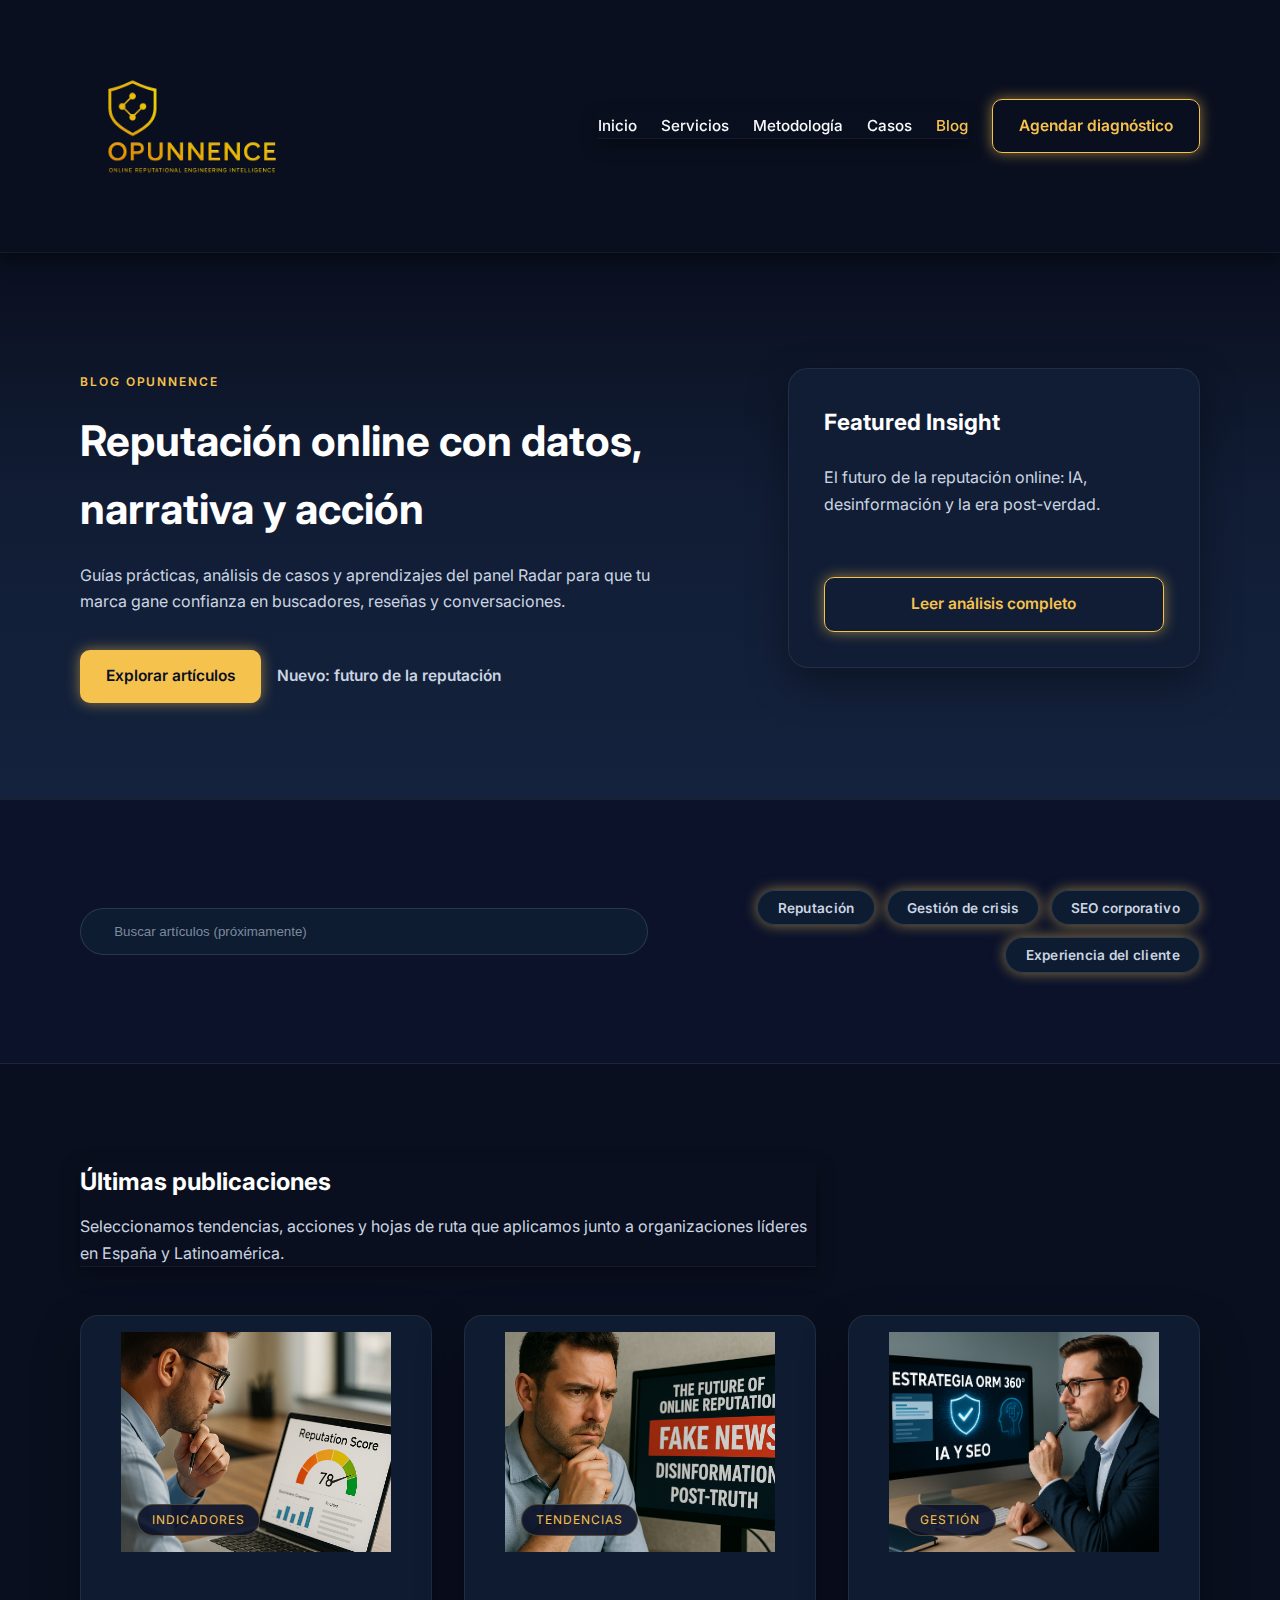
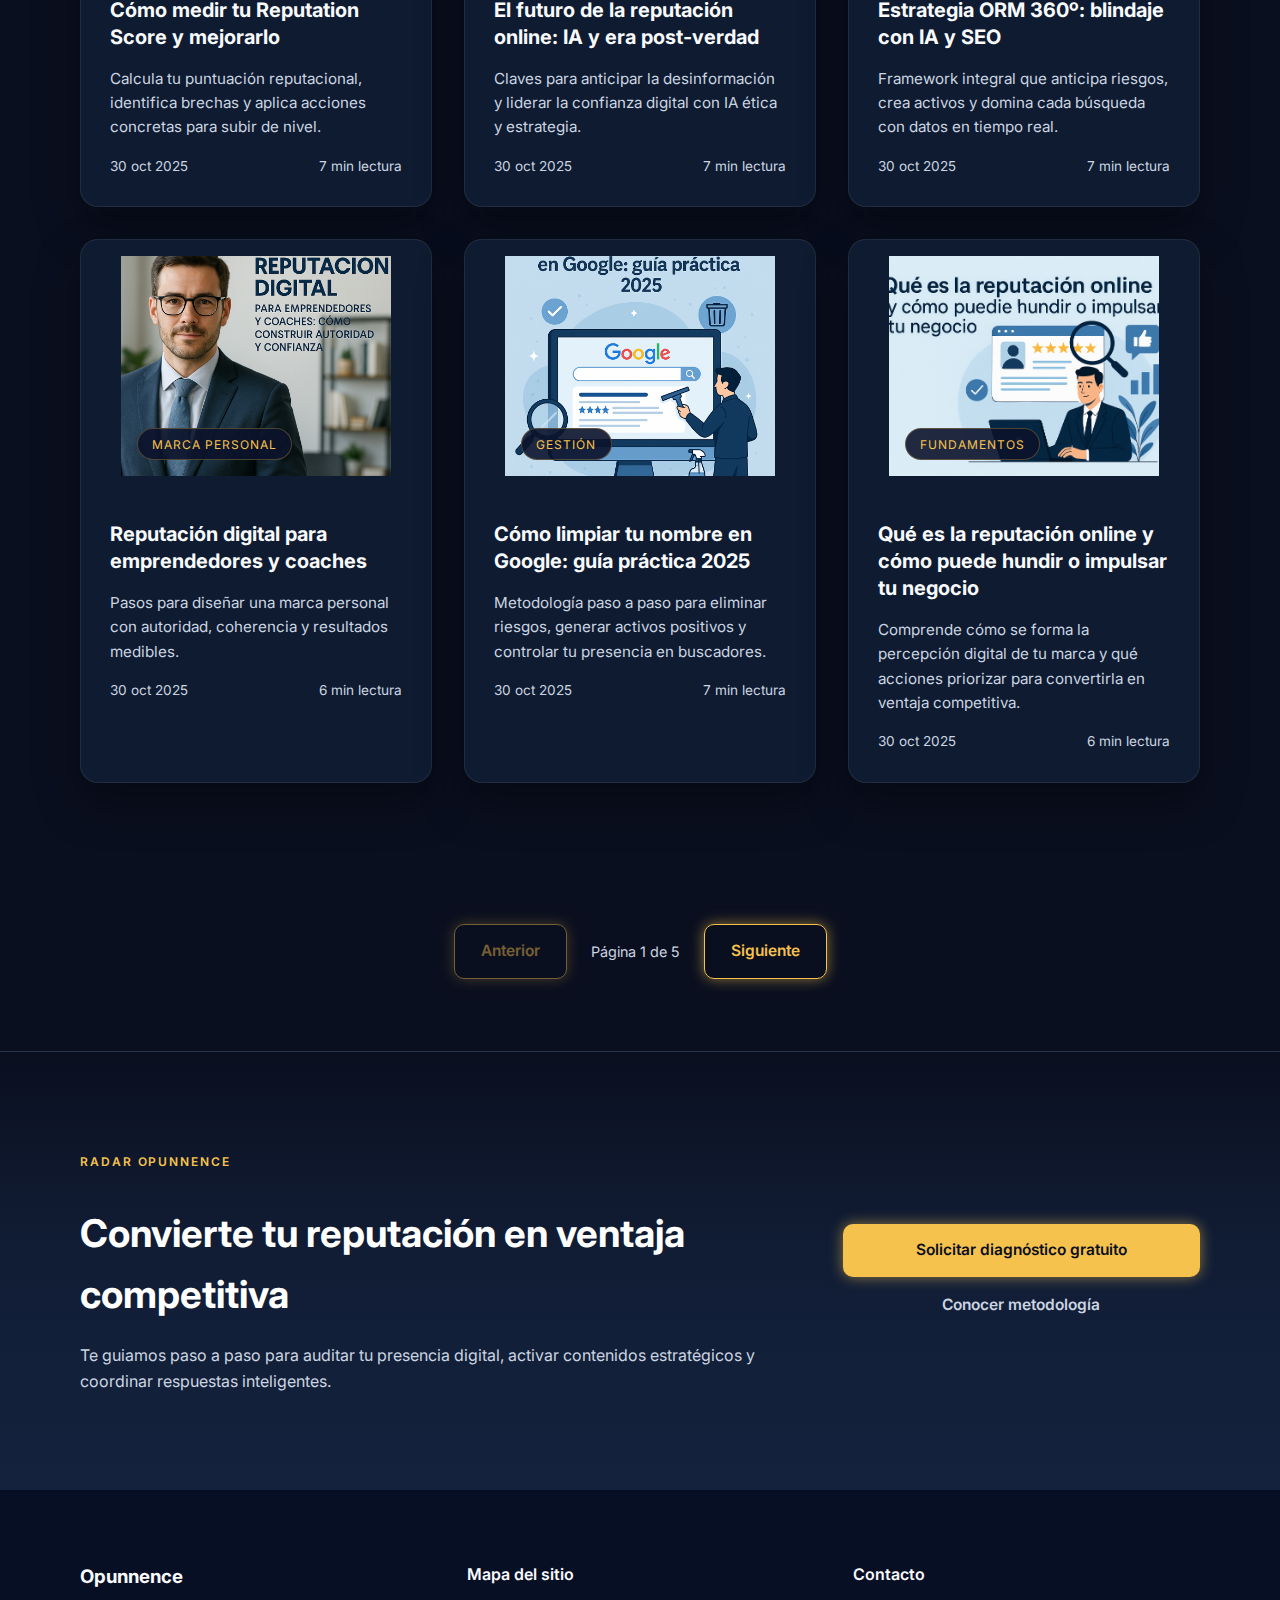
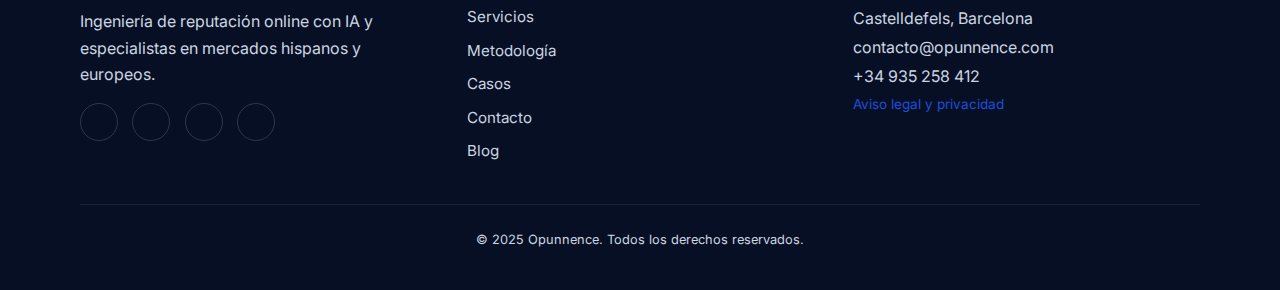
<file: blog.html>
<!DOCTYPE html>
<html lang="es">
<head>
  <meta charset="UTF-8" />
  <meta http-equiv="X-UA-Compatible" content="IE=edge" />
  <meta name="viewport" content="width=device-width, initial-scale=1.0" />
  <meta name="description" content="Insights de reputación online, posicionamiento y gestión de crisis del equipo Opunnence." />
  <title>Opunnence Blog | Estrategia y Reputación Digital</title>
  <link rel="preconnect" href="https://fonts.googleapis.com" />
  <link rel="preconnect" href="https://fonts.gstatic.com" crossorigin />
  <link href="https://fonts.googleapis.com/css2?family=Inter:wght@400;500;600;700;800&family=Plus+Jakarta+Sans:wght@400;500;600;700&display=swap" rel="stylesheet" />
  <link rel="stylesheet" href="https://cdnjs.cloudflare.com/ajax/libs/font-awesome/6.4.0/css/all.min.css" integrity="sha512-pQWspSU9FkaQrmYfQ7qxnNKLrd9JkYw5ewR0Wof/2HoMx7bVxnk1jp/xVdE6o2UksN+G05eFXkDw9n5YLaNsw==" crossorigin="anonymous" referrerpolicy="no-referrer" />
  <link rel="stylesheet" href="styles.css" />
  <link rel="stylesheet" href="blog.css" />
  <link rel="icon" type="image/png" href="opunnence_logo_sin_fondo.png" />
</head>
<body>
  <header class="header" id="top">
    <div class="container header-inner">
      <a class="logo" href="index.html#top" aria-label="Inicio Opunnence">
        <img src="opunnence_logo_sin_fondo.png" alt="Logotipo de Opunnence, agencia de reputación online" />
      </a>
      <button class="nav-toggle" type="button" aria-controls="site-nav" aria-expanded="false" aria-label="Abrir menú de navegación">
        <span></span>
        <span></span>
        <span></span>
      </button>
      <nav class="nav" id="site-nav" aria-label="Navegación principal">
        <ul>
          <li><a href="index.html#top">Inicio</a></li>
          <li><a href="index.html#servicios">Servicios</a></li>
          <li><a href="index.html#metodologia">Metodología</a></li>
          <li><a href="index.html#casos">Casos</a></li>
          <li><a class="is-active" href="blog.html">Blog</a></li>
          <li class="nav-cta-mobile"><a class="btn btn-outline" href="index.html#contacto">Agendar diagnóstico</a></li>
        </ul>
      </nav>
      <a class="btn btn-outline nav-cta-desktop" href="index.html#contacto">Agendar diagnóstico</a>
    </div>
  </header>

  <main>
    <section class="blog-hero">
      <div class="container blog-hero-inner">
        <div>
          <span class="eyebrow">Blog Opunnence</span>
          <h1>Reputación online con datos, narrativa y acción</h1>
          <p>Guías prácticas, análisis de casos y aprendizajes del panel Radar para que tu marca gane confianza en buscadores, reseñas y conversaciones.</p>
          <div class="blog-hero-cta">
            <a class="btn btn-primary" href="#posts">Explorar artículos</a>
            <a class="btn btn-link" href="blog-futuro-reputacion-online.html" aria-label="Leer sobre el futuro de la reputación online">Nuevo: futuro de la reputación</a>
          </div>
        </div>
        <div class="blog-hero-card">
          <h2>Featured Insight</h2>
          <p>El futuro de la reputación online: IA, desinformación y la era post-verdad.</p>
          <a class="btn btn-outline" href="blog-futuro-reputacion-online.html">Leer análisis completo</a>
        </div>
      </div>
    </section>

    <section class="blog-tools" aria-label="Herramientas de navegación del blog">
      <div class="container blog-tools-inner">
        <form class="blog-search" role="search">
          <label class="sr-only" for="blog-search-input">Buscar en el blog</label>
          <i class="fas fa-magnifying-glass"></i>
          <input id="blog-search-input" type="search" name="q" placeholder="Buscar artículos (próximamente)" aria-label="Buscar artículos" disabled />
        </form>
        <div class="blog-chips" aria-label="Etiquetas destacadas">
          <button type="button" class="blog-chip" disabled>Reputación</button>
          <button type="button" class="blog-chip" disabled>Gestión de crisis</button>
          <button type="button" class="blog-chip" disabled>SEO corporativo</button>
          <button type="button" class="blog-chip" disabled>Experiencia del cliente</button>
        </div>
      </div>
    </section>

    <section class="blog-list" id="posts">
      <div class="container">
        <header class="blog-list-header">
          <h2 class="section-title">Últimas publicaciones</h2>
          <p>Seleccionamos tendencias, acciones y hojas de ruta que aplicamos junto a organizaciones líderes en España y Latinoamérica.</p>
        </header>
        <div class="blog-grid">
          <article class="blog-card">
            <a href="blog-reputation-score.html">
              <figure class="blog-card-media">
                <img src="reputacion_score.png" alt="Dashboard con Reputation Score y métricas de reputación digital" loading="lazy" />
                <span class="blog-card-tag">Indicadores</span>
              </figure>
              <div class="blog-card-body">
                <h3 class="blog-card-title">Cómo medir tu Reputation Score y mejorarlo</h3>
                <p class="blog-card-summary">Calcula tu puntuación reputacional, identifica brechas y aplica acciones concretas para subir de nivel.</p>
                <div class="blog-card-meta">
                  <time datetime="2025-10-30">30 oct 2025</time>
                  <span>7 min lectura</span>
                </div>
              </div>
            </a>
          </article>
          <article class="blog-card">
            <a href="blog-futuro-reputacion-online.html">
              <figure class="blog-card-media">
                <img src="futuro_reputacional_online.png" alt="Analistas evaluando indicadores de reputación y señales de desinformación" loading="lazy" />
                <span class="blog-card-tag">Tendencias</span>
              </figure>
              <div class="blog-card-body">
                <h3 class="blog-card-title">El futuro de la reputación online: IA y era post-verdad</h3>
                <p class="blog-card-summary">Claves para anticipar la desinformación y liderar la confianza digital con IA ética y estrategia.</p>
                <div class="blog-card-meta">
                  <time datetime="2025-10-30">30 oct 2025</time>
                  <span>7 min lectura</span>
                </div>
              </div>
            </a>
          </article>
          <article class="blog-card">
            <a href="blog-estrategia-orm-360.html">
              <figure class="blog-card-media">
                <img src="estrategia_orm.png" alt="Equipo estratégico coordinando ORM 360º con dashboards y herramientas de IA" loading="lazy" />
                <span class="blog-card-tag">Gestión</span>
              </figure>
              <div class="blog-card-body">
                <h3 class="blog-card-title">Estrategia ORM 360º: blindaje con IA y SEO</h3>
                <p class="blog-card-summary">Framework integral que anticipa riesgos, crea activos y domina cada búsqueda con datos en tiempo real.</p>
                <div class="blog-card-meta">
                  <time datetime="2025-10-30">30 oct 2025</time>
                  <span>7 min lectura</span>
                </div>
              </div>
            </a>
          </article>
          <article class="blog-card">
            <a href="blog-reputacion-digital-emprendedores.html">
              <figure class="blog-card-media">
                <img src="reputacion_digital.png" alt="Emprendedora liderando una sesión mientras gestiona su reputación digital" loading="lazy" />
                <span class="blog-card-tag">Marca personal</span>
              </figure>
              <div class="blog-card-body">
                <h3 class="blog-card-title">Reputación digital para emprendedores y coaches</h3>
                <p class="blog-card-summary">Pasos para diseñar una marca personal con autoridad, coherencia y resultados medibles.</p>
                <div class="blog-card-meta">
                  <time datetime="2025-10-30">30 oct 2025</time>
                  <span>6 min lectura</span>
                </div>
              </div>
            </a>
          </article>
          <article class="blog-card">
            <a href="blog-como-limpiar-nombre-google.html">
              <figure class="blog-card-media">
                <img src="como_limpiar_tu_nombre.png" alt="Profesional revisando resultados de Google para mejorar su reputación digital" loading="lazy" />
                <span class="blog-card-tag">Gestión</span>
              </figure>
              <div class="blog-card-body">
                <h3 class="blog-card-title">Cómo limpiar tu nombre en Google: guía práctica 2025</h3>
                <p class="blog-card-summary">Metodología paso a paso para eliminar riesgos, generar activos positivos y controlar tu presencia en buscadores.</p>
                <div class="blog-card-meta">
                  <time datetime="2025-10-30">30 oct 2025</time>
                  <span>7 min lectura</span>
                </div>
              </div>
            </a>
          </article>
          <article class="blog-card">
            <a href="blog-que-es-reputacion-online.html">
              <figure class="blog-card-media">
                <img src="que_es_reputacion_online.png" alt="Especialista revisando la reputación digital de una marca en varios dispositivos" loading="lazy" />
                <span class="blog-card-tag">Fundamentos</span>
              </figure>
              <div class="blog-card-body">
                <h3 class="blog-card-title">Qué es la reputación online y cómo puede hundir o impulsar tu negocio</h3>
                <p class="blog-card-summary">Comprende cómo se forma la percepción digital de tu marca y qué acciones priorizar para convertirla en ventaja competitiva.</p>
                <div class="blog-card-meta">
                  <time datetime="2025-10-30">30 oct 2025</time>
                  <span>6 min lectura</span>
                </div>
              </div>
            </a>
          </article>
        </div>
      </div>
    </section>

    <section class="blog-pagination" aria-label="Paginación del blog">
      <div class="container blog-pagination-inner">
        <a class="btn btn-outline" href="#" aria-disabled="true">Anterior</a>
        <span class="blog-pagination-status">Página 1 de 5</span>
        <a class="btn btn-outline" href="#">Siguiente</a>
      </div>
    </section>

    <section class="blog-cta">
      <div class="container blog-cta-inner">
        <div>
          <span class="eyebrow">Radar Opunnence</span>
          <h2>Convierte tu reputación en ventaja competitiva</h2>
          <p>Te guiamos paso a paso para auditar tu presencia digital, activar contenidos estratégicos y coordinar respuestas inteligentes.</p>
        </div>
        <div class="blog-cta-actions">
          <a class="btn btn-primary" href="index.html#contacto">Solicitar diagnóstico gratuito</a>
          <a class="btn btn-link" href="index.html#metodologia">Conocer metodología</a>
        </div>
      </div>
    </section>
  </main>

  <footer class="footer">
    <div class="container footer-top">
      <div class="footer-brand">
        <h3>Opunnence</h3>
        <p>Ingeniería de reputación online con IA y especialistas en mercados hispanos y europeos.</p>
        <div class="social">
          <a href="#" aria-label="Instagram"><i class="fab fa-instagram"></i></a>
          <a href="#" aria-label="LinkedIn"><i class="fab fa-linkedin-in"></i></a>
          <a href="#" aria-label="X"><i class="fab fa-x-twitter"></i></a>
          <a href="#" aria-label="YouTube"><i class="fab fa-youtube"></i></a>
        </div>
      </div>
      <div class="footer-links">
        <h4>Mapa del sitio</h4>
        <ul>
          <li><a href="index.html#servicios">Servicios</a></li>
          <li><a href="index.html#metodologia">Metodología</a></li>
          <li><a href="index.html#casos">Casos</a></li>
          <li><a href="index.html#contacto">Contacto</a></li>
          <li><a href="blog.html">Blog</a></li>
        </ul>
      </div>
      <div class="footer-contact">
        <h4>Contacto</h4>
        <address>
          Castelldefels, Barcelona<br />
          contacto@opunnence.com<br />
          +34 935 258 412
        </address>
        <p class="legal-link"><a href="#">Aviso legal y privacidad</a></p>
      </div>
    </div>
    <div class="container footer-bottom">
      <p>© 2025 Opunnence. Todos los derechos reservados.</p>
    </div>
  </footer>
  <script>
    window.addEventListener('DOMContentLoaded', () => {
      const header = document.querySelector('.header');
      if (!header) return;

      const navToggle = document.querySelector('.nav-toggle');
      const nav = document.getElementById('site-nav');

      const closeNav = () => {
        if (!navToggle || !nav) return;
        nav.classList.remove('is-open');
        navToggle.classList.remove('is-active');
        navToggle.setAttribute('aria-expanded', 'false');
        document.body.classList.remove('nav-open');
      };

      const toggleNav = () => {
        if (!navToggle || !nav) return;
        const expanded = navToggle.getAttribute('aria-expanded') === 'true';
        const shouldOpen = !expanded;
        navToggle.setAttribute('aria-expanded', shouldOpen.toString());
        navToggle.classList.toggle('is-active', shouldOpen);
        nav.classList.toggle('is-open', shouldOpen);
        document.body.classList.toggle('nav-open', shouldOpen);
      };

      if (navToggle && nav) {
        navToggle.addEventListener('click', (event) => {
          event.stopPropagation();
          toggleNav();
        });

        nav.querySelectorAll('a').forEach((link) => {
          link.addEventListener('click', () => {
            closeNav();
          });
        });

        document.addEventListener('click', (event) => {
          if (!nav.classList.contains('is-open')) return;
          if (!event.target.closest('.header')) {
            closeNav();
          }
        });

        document.addEventListener('keydown', (event) => {
          if (event.key === 'Escape') {
            closeNav();
          }
        });
      }

      let lastScrollY = window.scrollY;
      let isTicking = false;

      const getHeaderConfig = () => {
        const isCompact = window.innerWidth <= 768;
        return {
          threshold: isCompact ? 80 : 160,
          delta: isCompact ? 12 : 24,
        };
      };

      let { threshold, delta } = getHeaderConfig();

      const updateHeaderVisibility = () => {
        const currentScroll = window.scrollY;

        if (currentScroll > lastScrollY + delta && currentScroll > threshold) {
          header.classList.add('is-hidden');
        } else if (currentScroll < lastScrollY - delta || currentScroll <= 0) {
          header.classList.remove('is-hidden');
        }

        lastScrollY = currentScroll;
      };

      const onScroll = () => {
        if (!isTicking) {
          window.requestAnimationFrame(() => {
            updateHeaderVisibility();
            isTicking = false;
          });
          isTicking = true;
        }
      };

      window.addEventListener('scroll', onScroll, { passive: true });
      const handleResize = () => {
        ({ threshold, delta } = getHeaderConfig());
        updateHeaderVisibility();
        if (window.innerWidth > 768) {
          closeNav();
        }
      };

      window.addEventListener('resize', handleResize);

      handleResize();
    });
  </script>
</body>
</html>
</file>
<file: styles.css>
/*
 * Custom styles for la nueva landing de Opunnence.
 * Mantiene una estética nocturna, realza el acento dorado y combina tarjetas
 * tipo glassmorphism con grillas responsivas.
 */

:root {
  --bg-dark-primary: #0a0f1f;
  --bg-dark-secondary: #111d35;
  --bg-dark-tertiary: #14223d;

  --text-light: #f8fafc;
  --text-soft: #cbd5e1;

  --brand-gold: #f6c24e;
  --brand-gold-soft: #e5b347;
  --brand-blue: #1d4ed8;

  --white: #ffffff;
  --panel-light: #f1f5f9;

  /* Aliases para compatibilidad con estilos existentes */
  --primary: var(--bg-dark-primary);
  --primary-light: var(--brand-blue);
  --bg-dark: var(--bg-dark-primary);
  --bg-light: var(--panel-light);
  --text-main: var(--text-light);
  --text-dark: var(--bg-dark-primary);
  --text-muted: var(--text-soft);
  --card-bg-dark: var(--bg-dark-secondary);
  --card-shadow: rgba(0, 0, 0, 0.35);
  --color-ink: var(--bg-dark-primary);
  --color-ink-soft: var(--bg-dark-secondary);
  --color-surface: var(--bg-dark-secondary);
  --color-surface-alt: var(--bg-dark-tertiary);
  --color-card: var(--card-bg-dark);
  --color-highlight: var(--brand-gold);
  --color-muted: var(--text-soft);
  --color-text: var(--text-light);
  --color-link: var(--brand-blue);
  --shadow-soft: 0 16px 42px var(--card-shadow);
}

html {
  scroll-behavior: smooth;
  background-color: var(--color-ink);
}

*, *::before, *::after {
  box-sizing: border-box;
}

body {
  margin: 0;
  font-family: 'Inter', 'Plus Jakarta Sans', system-ui, -apple-system, sans-serif;
  line-height: 1.6;
  color: var(--text-light);
  background: var(--bg-dark-primary);
  -webkit-font-smoothing: antialiased;
}

body.nav-open {
  overflow: hidden;
}

main {
  display: block;
}

h1, h2, h3 {
  margin: 0;
  font-weight: 700;
  color: var(--white);
}

h4, h5 {
  margin: 0;
  font-weight: 600;
}

p {
  margin: 0;
  color: var(--text-soft);
  line-height: 1.65;
}

ul {
  margin: 0;
  padding: 0;
}

a {
  color: var(--color-link);
  text-decoration: none;
  transition: color 0.3s ease;
}

a:hover {
  color: var(--color-highlight);
}

img {
  max-width: 100%;
  display: block;
  border-radius: 16px;
}

button {
  font-family: 'Inter', 'Plus Jakarta Sans', system-ui, -apple-system, sans-serif;
}

::placeholder {
  color: rgba(203, 213, 225, 0.65);
}

.container {
  width: min(1120px, 90%);
  margin: 0 auto;
}

header,
nav {
  background: var(--bg-dark-primary);
  box-shadow: 0 6px 18px rgba(0, 0, 0, 0.35);
  border-bottom: 1px solid rgba(255, 255, 255, 0.05);
}

.header {
  position: sticky;
  top: 0;
  z-index: 1000;
  background: var(--bg-dark-primary);
  backdrop-filter: blur(12px);
  border-bottom: 1px solid rgba(255, 255, 255, 0.05);
  transition: transform 0.3s ease, background 0.3s ease;
  will-change: transform;
  box-shadow: 0 6px 18px rgba(0, 0, 0, 0.35);
}

.header-inner {
  display: flex;
  align-items: center;
  justify-content: space-between;
  gap: 1.5rem;
  padding: 1rem 0;
  position: relative;
}

.header.is-hidden {
  transform: translateY(-100%);
}

.logo img {
  height: 220px;
}

.nav ul {
  list-style: none;
  display: flex;
  gap: 1.5rem;
  align-items: center;
}

.nav a {
  color: var(--text-main);
  font-size: 0.95rem;
  font-weight: 500;
}

.nav a:hover {
  color: var(--brand-gold);
}

.nav {
  margin-left: auto;
}

.nav-toggle {
  display: none;
  width: 44px;
  height: 44px;
  border: 1px solid rgba(255, 255, 255, 0.08);
  border-radius: 10px;
  background: rgba(15, 30, 51, 0.85);
  color: var(--text-main);
  align-items: center;
  justify-content: center;
  flex-direction: column;
  gap: 6px;
  cursor: pointer;
  transition: border-color 0.3s ease, background 0.3s ease, transform 0.2s ease;
  padding: 0;
}

.nav-toggle:hover {
  border-color: rgba(229, 179, 71, 0.7);
  background: rgba(17, 42, 78, 0.95);
  transform: translateY(-1px);
}

.nav-toggle span {
  display: block;
  width: 20px;
  height: 2px;
  border-radius: 999px;
  background: var(--text-main);
  transition: transform 0.3s ease, opacity 0.3s ease;
}

.nav-toggle.is-active span:nth-child(1) {
  transform: translateY(8px) rotate(45deg);
}

.nav-toggle.is-active span:nth-child(2) {
  opacity: 0;
}

.nav-toggle.is-active span:nth-child(3) {
  transform: translateY(-8px) rotate(-45deg);
}

.nav-cta-mobile {
  display: none;
}

.nav-cta-desktop {
  white-space: nowrap;
}

.btn,
button,
a.cta {
  display: inline-flex;
  align-items: center;
  justify-content: center;
  gap: 0.5rem;
  padding: 14px 26px;
  border-radius: 10px;
  font-size: 0.97rem;
  font-weight: 600;
  cursor: pointer;
  border: none;
  background: var(--brand-gold);
  color: var(--bg-dark-primary);
  transition: transform 0.2s ease-out, box-shadow 0.3s ease, background-color 0.2s ease, color 0.2s ease;
  text-decoration: none;
  box-shadow: 0 0 14px rgba(246, 194, 78, 0.55);
}

.btn:hover,
button:hover,
a.cta:hover {
  transform: translateY(-3px);
  background: var(--brand-gold-soft);
}

.btn-primary {
  background: var(--brand-gold);
  color: var(--bg-dark-primary);
  box-shadow: 0 0 14px rgba(246, 194, 78, 0.55);
}

.btn-primary:hover {
  box-shadow: 0 0 18px rgba(246, 194, 78, 0.6);
}

.btn-outline {
  border: 1px solid var(--brand-gold);
  color: var(--brand-gold);
  background: transparent;
}

.btn-outline:hover {
  background: var(--brand-gold);
  color: var(--text-dark);
}

.btn-link {
  padding: 0;
  color: var(--text-muted);
  background: transparent;
  box-shadow: none;
}

.btn-link:hover {
  color: var(--brand-gold);
  transform: none;
}

.btn-secondary {
  border: 1px solid transparent;
  color: var(--text-main);
  background: var(--bg-dark-secondary);
}

.btn-secondary:hover {
  background: var(--bg-dark-tertiary);
}

.eyebrow {
  display: inline-block;
  margin-bottom: 1rem;
  font-size: 0.75rem;
  letter-spacing: 0.16em;
  text-transform: uppercase;
  color: var(--color-highlight);
  font-weight: 600;
}

section {
  position: relative;
  padding: 7rem 0;
  background: var(--bg-dark-primary);
  color: var(--text-light);
}

.hero {
  padding-top: 8.5rem;
  background: linear-gradient(180deg, #0a0f1f 0%, #111d35 45%, #14223d 100%);
}

.hero-inner {
  display: grid;
  grid-template-columns: repeat(2, minmax(0, 1fr));
  align-items: center;
  gap: 3rem;
}

.hero-copy h1 {
  font-size: 3.15rem;
  line-height: 1.1;
  margin-bottom: 1.5rem;
}

.hero-copy p {
  font-size: 1.1rem;
  color: var(--text-muted);
  max-width: 32rem;
  margin-bottom: 1.5rem;
}

.hero-points {
  list-style: none;
  display: grid;
  gap: 0.75rem;
  margin-bottom: 2rem;
}

.hero-points li {
  position: relative;
  padding-left: 1.8rem;
  font-weight: 500;
}

.hero-points li::before {
  content: "\f00c";
  font-family: "Font Awesome 6 Free";
  font-weight: 900;
  position: absolute;
  left: 0;
  top: 0.05rem;
  color: var(--brand-gold);
}

.hero-cta {
  display: flex;
  flex-wrap: wrap;
  gap: 1rem;
}

.hero-media {
  position: relative;
}

.hero-media img {
  border-radius: 18px;
  border: 1px solid rgba(255, 255, 255, 0.05);
  box-shadow: var(--shadow-soft);
}

.hero-card {
  position: absolute;
  bottom: -2rem;
  left: 1.5rem;
  width: min(90%, 320px);
  padding: 1.5rem;
  border-radius: 16px;
  background: rgba(15, 30, 51, 0.92);
  border: 1px solid rgba(255, 255, 255, 0.1);
  backdrop-filter: blur(8px);
  box-shadow: var(--shadow-soft);
}

.hero-card h3 {
  font-size: 1.1rem;
  margin-bottom: 1rem;
}

.hero-card ul {
  list-style: none;
  display: grid;
  gap: 0.75rem;
  font-size: 0.9rem;
  color: var(--color-muted);
}

.hero-card li {
  display: flex;
  gap: 0.6rem;
  align-items: flex-start;
}

.hero-card i {
  color: var(--color-highlight);
  margin-top: 0.2rem;
}

.stats {
  background: linear-gradient(180deg, #0a0f1f 0%, #111d35 45%, #14223d 100%);
}

.stats-grid {
  display: grid;
  grid-template-columns: repeat(auto-fit, minmax(200px, 1fr));
  gap: 1.5rem;
}

.stat-card {
  text-align: center;
  background: rgba(15, 30, 51, 0.78);
  border: 1px solid rgba(255, 255, 255, 0.06);
  border-radius: 18px;
  padding: 1.75rem;
  box-shadow: var(--shadow-soft);
}

.stat-number {
  display: block;
  font-size: 2rem;
  font-weight: 600;
  color: var(--brand-gold);
  margin-bottom: 0.75rem;
}

.stat-card p {
  font-size: 0.95rem;
  color: var(--text-muted);
}

.section-heading {
  text-align: center;
  max-width: 700px;
  margin: 0 auto 3rem;
}

.section-heading h2 {
  font-size: 2.6rem;
  line-height: 1.2;
  margin-bottom: 1rem;
  font-weight: 700;
}

.section-heading p {
  font-size: 1rem;
  color: var(--text-muted);
}

.services {
  background: linear-gradient(180deg, #0a0f1f 0%, #111d35 45%, #14223d 100%);
}

.service-grid {
  display: grid;
  grid-template-columns: repeat(auto-fit, minmax(250px, 1fr));
  gap: 1.5rem;
}

.service-card {
  background: rgba(15, 30, 51, 0.9);
  border: 1px solid rgba(255, 255, 255, 0.08);
  border-radius: 18px;
  padding: 2.2rem 2rem;
  display: flex;
  flex-direction: column;
  gap: 1rem;
  box-shadow: var(--shadow-soft);
}

.service-card i {
  font-size: 1.7rem;
  color: var(--brand-gold);
}

.service-card p {
  color: var(--text-muted);
}

.service-card ul {
  list-style: none;
  display: grid;
  gap: 0.6rem;
  font-size: 0.95rem;
}

.service-card ul li::before {
  content: "• ";
  color: var(--brand-gold);
}

.method {
  background: rgba(11, 19, 43, 0.75);
}

.method-steps {
  display: grid;
  grid-template-columns: repeat(auto-fit, minmax(240px, 1fr));
  gap: 1.5rem;
}

.method-step {
  position: relative;
  background: rgba(15, 30, 51, 0.9);
  border: 1px solid rgba(255, 255, 255, 0.08);
  border-radius: 18px;
  padding: 2.2rem 1.8rem;
  min-height: 220px;
  box-shadow: var(--shadow-soft);
}

.step-number {
  position: absolute;
  top: -1.6rem;
  left: 1.8rem;
  width: 48px;
  height: 48px;
  border-radius: 999px;
  background: var(--brand-gold);
  color: var(--text-dark);
  display: flex;
  align-items: center;
  justify-content: center;
  font-weight: 600;
  box-shadow: 0 18px 40px rgba(229, 179, 71, 0.45);
}

.method-step h3 {
  margin-bottom: 0.75rem;
  font-size: 1.3rem;
}

.method-step p {
  color: var(--text-muted);
}

.cases {
  background: linear-gradient(180deg, #0a0f1f 0%, #111d35 45%, #14223d 100%);
}

.case-grid {
  display: grid;
  grid-template-columns: repeat(auto-fit, minmax(270px, 1fr));
  gap: 1.5rem;
}

.case-card {
  background: rgba(15, 30, 51, 0.92);
  border: 1px solid rgba(255, 255, 255, 0.08);
  border-radius: 18px;
  padding: 2rem;
  display: flex;
  flex-direction: column;
  gap: 1rem;
  box-shadow: var(--shadow-soft);
}

.case-tag {
  display: inline-flex;
  align-items: center;
  background: rgba(229, 179, 71, 0.16);
  color: var(--brand-gold);
  font-size: 0.75rem;
  letter-spacing: 0.08em;
  text-transform: uppercase;
  padding: 0.3rem 0.8rem;
  border-radius: 999px;
  font-weight: 600;
}

.case-card p {
  color: var(--text-muted);
}

.case-card ul {
  list-style: none;
  display: grid;
  gap: 0.6rem;
}

.case-card li {
  font-size: 0.95rem;
}

.case-card li::before {
  content: "→ ";
  color: var(--brand-gold);
  font-weight: 600;
}

.stack {
  background: rgba(11, 19, 43, 0.85);
}

.stack-inner {
  display: grid;
  grid-template-columns: repeat(auto-fit, minmax(260px, 1fr));
  gap: 2.5rem;
  align-items: center;
}

.stack-copy p {
  color: var(--text-muted);
}

.stack-list {
  list-style: none;
  display: grid;
  gap: 1rem;
  font-size: 0.95rem;
}

.stack-list li {
  display: flex;
  gap: 0.8rem;
  align-items: flex-start;
  background: rgba(15, 30, 51, 0.9);
  border-radius: 14px;
  padding: 1rem 1.2rem;
  border: 1px solid rgba(255, 255, 255, 0.08);
  box-shadow: var(--shadow-soft);
}

.stack-list i {
  color: var(--brand-gold);
  margin-top: 0.15rem;
}

.testimonials {
  background: linear-gradient(180deg, #0a0f1f 0%, #111d35 45%, #14223d 100%);
}

.testimonial-grid {
  display: grid;
  grid-template-columns: repeat(auto-fit, minmax(240px, 1fr));
  gap: 1.5rem;
}

.card,
.case-card,
.testimonial-card,
.service-card {
  background: var(--bg-dark-secondary);
  color: var(--text-light);
  box-shadow: 0px 16px 42px rgba(0, 0, 0, 0.35);
  border-radius: 16px;
  padding: 2rem;
  border: 1px solid rgba(255, 255, 255, 0.06);
  display: flex;
  flex-direction: column;
  gap: 1.25rem;
}

.quote,
.testimonial-card p {
  font-size: 1.05rem;
  line-height: 1.55;
  font-weight: 500;
}

.testimonial-card .author,
.author {
  font-size: 0.95rem;
  margin-top: 1rem;
  font-weight: 600;
  color: var(--brand-gold);
}

.radar {
  background: rgba(11, 19, 43, 0.75);
}

.radar-grid {
  display: grid;
  grid-template-columns: repeat(auto-fit, minmax(280px, 1fr));
  gap: 1.5rem;
}

.radar-card {
  display: flex;
  flex-direction: column;
  background: rgba(15, 30, 51, 0.92);
  border: 1px solid rgba(255, 255, 255, 0.08);
  border-radius: 18px;
  overflow: hidden;
  box-shadow: var(--shadow-soft);
}

.radar-card img {
  height: 200px;
  object-fit: cover;
  border-radius: 0;
}

.radar-content {
  padding: 2rem;
  display: flex;
  flex-direction: column;
  gap: 1rem;
}

.radar-date {
  font-size: 0.8rem;
  letter-spacing: 0.12em;
  text-transform: uppercase;
  color: var(--brand-gold);
  font-weight: 600;
}

.cta {
  background: linear-gradient(180deg, #0a0f1f 0%, #111d35 45%, #14223d 100%);
}

.cta-inner {
  display: grid;
  grid-template-columns: repeat(auto-fit, minmax(280px, 1fr));
  gap: 2.5rem;
  align-items: start;
  background: rgba(11, 19, 43, 0.82);
  border-radius: 24px;
  padding: 3.2rem;
  border: 1px solid rgba(255, 255, 255, 0.08);
  box-shadow: var(--shadow-soft);
}

.cta-copy p {
  font-size: 1rem;
  color: var(--text-muted);
  max-width: 28rem;
}

.cta-form {
  display: grid;
  gap: 1.4rem;
}

.cta-form label {
  display: flex;
  flex-direction: column;
  gap: 0.5rem;
  font-size: 0.9rem;
  color: var(--color-muted);
}

.cta-form input,
.cta-form textarea {
  padding: 0.75rem 1rem;
  border-radius: 12px;
  border: 1px solid rgba(255, 255, 255, 0.14);
  background: rgba(15, 30, 51, 0.82);
  color: var(--text-main);
  font-size: 0.95rem;
  transition: border-color 0.3s ease, box-shadow 0.3s ease;
}

.cta-form input:focus,
.cta-form textarea:focus {
  outline: none;
  border-color: var(--brand-gold);
  box-shadow: 0 0 0 3px rgba(229, 179, 71, 0.16);
}

.cta-form textarea {
  resize: vertical;
  min-height: 140px;
}

.form-disclaimer {
  font-size: 0.8rem;
  color: var(--text-muted);
}

.footer {
  background: #070f24;
  padding: 4.5rem 0 2.5rem;
  color: var(--text-muted);
}

.footer-top {
  display: grid;
  grid-template-columns: repeat(auto-fit, minmax(220px, 1fr));
  gap: 2.5rem;
  margin-bottom: 2.5rem;
}

.footer h3,
.footer h4 {
  color: var(--text-main);
  margin-bottom: 1rem;
}

.footer-brand p {
  max-width: 20rem;
}

.social {
  display: flex;
  gap: 0.9rem;
  margin-top: 1rem;
}

.social a {
  width: 38px;
  height: 38px;
  display: flex;
  align-items: center;
  justify-content: center;
  border-radius: 50%;
  border: 1px solid rgba(255, 255, 255, 0.16);
  color: var(--brand-gold);
  transition: background 0.3s ease, transform 0.2s ease;
}

.social a:hover {
  background: var(--brand-gold);
  color: var(--text-dark);
  transform: translateY(-2px);
}

.footer-links ul {
  list-style: none;
  display: grid;
  gap: 0.5rem;
}

.footer-links a {
  color: var(--text-muted);
  font-size: 0.95rem;
}

.footer-links a:hover {
  color: var(--brand-gold);
}

.footer-contact address {
  font-style: normal;
  line-height: 1.8;
}

.legal-link a {
  font-size: 0.85rem;
  color: var(--color-link);
}

.footer-bottom {
  border-top: 1px solid rgba(255, 255, 255, 0.08);
  padding-top: 1.5rem;
  text-align: center;
  font-size: 0.8rem;
  color: var(--text-muted);
}

@media (max-width: 992px) {
  .hero-inner {
    display: flex;
    flex-direction: column;
    align-items: stretch;
    gap: 2.5rem;
  }

  .hero-copy {
    order: -1;
  }

  .hero-card {
    position: relative;
    bottom: auto;
    left: auto;
    width: 100%;
    margin-top: 1.5rem;
  }
}

@media (max-width: 768px) {
  .header-inner {
    flex-wrap: nowrap;
    justify-content: space-between;
    align-items: center;
    padding: 0.75rem 0 1.1rem;
    gap: 1rem;
  }

  .logo img {
    height: 140px;
  }

  .nav-toggle {
    display: inline-flex;
  }

  .nav {
    position: absolute;
    top: calc(100% + 0.75rem);
    right: 0;
    left: 0;
    background: rgba(11, 19, 43, 0.98);
    border: 1px solid rgba(255, 255, 255, 0.12);
    border-radius: 18px;
    padding: 1.5rem 1.75rem 2rem;
    box-shadow: var(--shadow-soft);
    backdrop-filter: blur(16px);
    opacity: 0;
    visibility: hidden;
    pointer-events: none;
    transform: translateY(-10px);
    transition: opacity 0.3s ease, transform 0.3s ease, visibility 0s linear 0.3s;
    z-index: 1200;
  }

  .nav.is-open {
    opacity: 1;
    visibility: visible;
    pointer-events: auto;
    transform: translateY(0);
    transition: opacity 0.3s ease, transform 0.3s ease;
  }

  .nav ul {
    flex-direction: column;
    align-items: flex-start;
    gap: 1.25rem;
  }

  .nav a {
    font-size: 1rem;
  }

  .nav-cta-mobile {
    display: block;
    width: 100%;
  }

  .nav-cta-mobile .btn {
    width: 100%;
    justify-content: center;
  }

  .nav-cta-desktop {
    display: none;
  }

  .hero {
    padding-top: 6.5rem;
  }

  .hero-copy h1 {
    font-size: 2.45rem;
  }

  section {
    padding: 5.8rem 0;
  }

  .cta-inner {
    padding: 2.6rem;
  }
}

@media (max-width: 520px) {
  .header-inner {
    padding: 0.6rem 0 0.9rem;
  }

  .logo img {
    height: 165px;
  }

  .nav a {
    font-size: 0.8rem;
  }

  .btn {
    width: 100%;
    justify-content: center;
  }

  .hero-cta {
    flex-direction: column;
  }

  .cta-inner {
    grid-template-columns: 1fr;
  }
}
</file>
<file: blog.css>
:root {
  --blog-card-radius: 18px;
}

.sr-only {
  position: absolute;
  width: 1px;
  height: 1px;
  padding: 0;
  margin: -1px;
  overflow: hidden;
  clip: rect(0, 0, 0, 0);
  white-space: nowrap;
  border: 0;
}

.nav a.is-active {
  color: var(--brand-gold);
}

.blog-hero {
  padding: 7.2rem 0 6rem;
  background: linear-gradient(180deg, #0a0f1f 0%, #111d35 45%, #14223d 100%);
  border-bottom: 1px solid rgba(255, 255, 255, 0.08);
}

.blog-hero-inner {
  display: grid;
  grid-template-columns: 1.6fr 1fr;
  gap: 3rem;
  align-items: start;
}

.blog-hero h1 {
  font-size: clamp(2.45rem, 3.3vw, 3.35rem);
  margin-bottom: 1.2rem;
}

.blog-hero p {
  max-width: 38rem;
  color: var(--text-muted);
  margin-bottom: 2.25rem;
}

.blog-hero-cta {
  display: flex;
  flex-wrap: wrap;
  gap: 1rem;
}

.blog-hero-card {
  background: var(--card-bg-dark);
  border: 1px solid rgba(255, 255, 255, 0.08);
  border-radius: 20px;
  padding: 2.2rem;
  box-shadow: 0 16px 40px var(--card-shadow);
  display: grid;
  gap: 1.5rem;
}

.blog-hero-card h2 {
  font-size: 1.4rem;
  margin: 0;
}

.blog-tools {
  padding: 5.6rem 0;
  background: rgba(11, 19, 43, 0.9);
  border-bottom: 1px solid rgba(255, 255, 255, 0.08);
}

.blog-tools-inner {
  display: flex;
  flex-wrap: wrap;
  gap: 1.5rem;
  align-items: center;
  justify-content: space-between;
}

.blog-search {
  display: flex;
  align-items: center;
  gap: 0.75rem;
  flex: 1;
  min-width: 16rem;
  padding: 0.85rem 1.2rem;
  border: 1px solid rgba(255, 255, 255, 0.12);
  border-radius: 999px;
  background: rgba(15, 30, 51, 0.86);
  color: var(--text-muted);
}

.blog-search input {
  flex: 1;
  border: none;
  background: transparent;
  color: var(--text-main);
}

.blog-search input:focus {
  outline: none;
}

.blog-search input::placeholder {
  color: rgba(203, 213, 225, 0.6);
}

.blog-search input:disabled {
  cursor: not-allowed;
}

.blog-chips {
  display: flex;
  flex-wrap: wrap;
  gap: 0.75rem;
  justify-content: flex-end;
  flex: 1;
}

.blog-chip {
  padding: 0.55rem 1.2rem;
  border-radius: 999px;
  border: 1px solid rgba(255, 255, 255, 0.14);
  background: rgba(15, 30, 51, 0.82);
  color: var(--text-muted);
  font-size: 0.85rem;
  letter-spacing: 0.02em;
  cursor: not-allowed;
}

.blog-list {
  padding: 6.2rem 0 6rem;
}

.blog-list-header {
  max-width: 46rem;
  margin-bottom: 3rem;
}

.blog-list-header p {
  color: var(--text-muted);
  margin-top: 0.75rem;
}

.blog-grid {
  display: grid;
  grid-template-columns: repeat(3, minmax(0, 1fr));
  gap: 2rem;
}

.blog-card {
  background: rgba(15, 30, 51, 0.88);
  border-radius: var(--blog-card-radius);
  overflow: hidden;
  border: 1px solid rgba(255, 255, 255, 0.08);
  box-shadow: 0 20px 45px var(--card-shadow);
  transition: transform 0.35s ease, border-color 0.35s ease, box-shadow 0.35s ease;
}

.blog-card a {
  display: block;
  color: inherit;
  height: 100%;
}

.blog-card:hover {
  transform: translateY(-6px);
  border-color: rgba(229, 179, 71, 0.5);
  box-shadow: 0 28px 55px rgba(0, 0, 0, 0.36);
}

.blog-card-media {
  position: relative;
  overflow: hidden;
}

.blog-card-media img {
  width: 100%;
  height: clamp(180px, 25vw, 220px);
  object-fit: cover;
  border-radius: 0;
  transition: transform 0.4s ease;
}

.blog-card-media img:hover {
  transform: scale(1.03);
}

.blog-card-tag {
  position: absolute;
  bottom: 16px;
  left: 16px;
  background: rgba(11, 19, 43, 0.9);
  color: var(--brand-gold);
  font-size: 0.75rem;
  letter-spacing: 0.08em;
  text-transform: uppercase;
  padding: 0.35rem 0.9rem;
  border-radius: 999px;
  border: 1px solid rgba(229, 179, 71, 0.3);
}

.blog-card-body {
  display: grid;
  gap: 1rem;
  padding: 1.8rem;
  color: var(--text-main);
}

.blog-card-title {
  font-size: 1.25rem;
  margin: 0;
  line-height: 1.35;
  color: var(--text-main);
}

.blog-card-summary {
  color: var(--text-muted);
  margin: 0;
  font-size: 0.95rem;
  line-height: 1.6;
}

.blog-card-meta {
  display: flex;
  align-items: center;
  justify-content: space-between;
  color: var(--text-muted);
  font-size: 0.85rem;
}

.blog-pagination {
  padding: 2.8rem 0 4.5rem;
}

.blog-pagination-inner {
  display: flex;
  align-items: center;
  justify-content: center;
  gap: 1.5rem;
}

.blog-pagination-status {
  color: var(--text-muted);
  font-size: 0.9rem;
}

.blog-pagination-inner .btn[aria-disabled="true"] {
  pointer-events: none;
  opacity: 0.45;
}

.blog-cta {
  padding: 6rem 0 6rem;
  background: linear-gradient(180deg, #0a0f1f 0%, #111d35 45%, #14223d 100%);
  border-top: 1px solid rgba(255, 255, 255, 0.08);
}

.blog-cta-inner {
  display: grid;
  grid-template-columns: 2fr 1fr;
  gap: 3rem;
  align-items: center;
}

.blog-cta-inner h2 {
  font-size: clamp(2.1rem, 3vw, 2.9rem);
  margin: 1rem 0;
}

.blog-cta-inner p {
  color: var(--text-muted);
  margin: 0;
}

.blog-cta-actions {
  display: grid;
  gap: 1rem;
}

.blog-article {
  padding: 6.5rem 0 5.8rem;
  background: linear-gradient(180deg, #0a0f1f 0%, #111d35 45%, #14223d 100%);
}

.blog-article-container {
  max-width: 860px;
  display: grid;
  gap: 2rem;
}

.blog-breadcrumb {
  display: flex;
  gap: 0.75rem;
  align-items: center;
  font-size: 0.85rem;
  color: var(--text-muted);
}

.blog-breadcrumb a {
  color: var(--color-link);
}

.blog-article-body {
  background: rgba(15, 30, 51, 0.9);
  border-radius: 28px;
  border: 1px solid rgba(255, 255, 255, 0.1);
  box-shadow: 0 24px 48px rgba(0, 0, 0, 0.3);
  overflow: hidden;
}

.blog-article-header {
  padding: 3rem 3rem 2rem;
  display: grid;
  gap: 1.25rem;
}

.blog-article-category {
  display: inline-flex;
  align-items: center;
  justify-content: center;
  width: fit-content;
  padding: 0.35rem 1rem;
  border-radius: 999px;
  background: rgba(229, 179, 71, 0.16);
  border: 1px solid rgba(229, 179, 71, 0.45);
  text-transform: uppercase;
  letter-spacing: 0.08em;
  font-size: 0.75rem;
  color: var(--brand-gold);
}

.blog-article-header h1 {
  font-size: clamp(2.45rem, 3.3vw, 3.3rem);
  margin: 0;
}

.blog-article-excerpt {
  color: var(--text-muted);
  font-size: 1.05rem;
  margin: 0;
}

.blog-article-meta {
  display: flex;
  flex-wrap: wrap;
  gap: 0.8rem 1.5rem;
  font-size: 0.9rem;
  color: var(--text-muted);
}

.blog-article-meta span,
.blog-article-meta time {
  display: flex;
  align-items: center;
  gap: 0.5rem;
}

.blog-article-tags {
  display: flex;
  flex-wrap: wrap;
  gap: 0.75rem;
}

.blog-article-tags a {
  padding: 0.45rem 1.1rem;
  border-radius: 999px;
  font-size: 0.85rem;
  background: rgba(15, 30, 51, 0.82);
  border: 1px solid rgba(255, 255, 255, 0.14);
  color: var(--text-main);
}

.blog-article-hero {
  margin: 0;
  position: relative;
}

.blog-article-hero img {
  width: 100%;
  height: clamp(240px, 55vh, 520px);
  object-fit: cover;
  display: block;
  border-radius: 18px;
  border: 1px solid rgba(255, 255, 255, 0.06);
  box-shadow: var(--shadow-soft);
}

.blog-article-hero figcaption {
  padding: 0.9rem 3rem 0;
  font-size: 0.85rem;
  color: var(--text-muted);
}

.blog-article-content {
  padding: 2rem 3rem 3rem;
  display: grid;
  gap: 1.6rem;
  color: var(--text-main);
  line-height: 1.82;
}

.blog-article-content h2 {
  font-size: 1.75rem;
  margin: 1.5rem 0 0.8rem;
  color: var(--text-main);
}

.blog-article-content p {
  margin: 0;
}

.blog-article-content ul,
.blog-article-content ol {
  margin: 0;
  padding-left: 1.1rem;
  display: grid;
  gap: 0.6rem;
}

.blog-article-content blockquote {
  margin: 1.5rem 0;
  padding: 1.5rem 2rem;
  border-left: 4px solid var(--brand-gold);
  background: rgba(15, 30, 51, 0.75);
  color: var(--text-main);
  font-style: italic;
}

.blog-article-stats {
  display: grid;
  grid-template-columns: repeat(3, minmax(0, 1fr));
  gap: 1.5rem;
  margin: 0.5rem 0 1rem;
}

.blog-article-stats div {
  background: rgba(15, 30, 51, 0.82);
  border-radius: 18px;
  padding: 1.25rem 1.5rem;
  border: 1px solid rgba(255, 255, 255, 0.1);
  display: grid;
  gap: 0.3rem;
}

.blog-stat-value {
  font-size: 1.8rem;
  font-weight: 600;
  color: var(--brand-gold);
}

.blog-stat-label {
  font-size: 0.9rem;
  color: var(--text-muted);
}

.blog-article-callout {
  margin: 3rem auto;
  padding: 3rem;
  border-radius: 28px;
  background: linear-gradient(180deg, #0a0f1f 0%, #111d35 45%, #14223d 100%);
  border: 1px solid rgba(229, 179, 71, 0.45);
  display: grid;
  gap: 1.8rem;
  color: var(--text-light);
}

.blog-article-callout h2 {
  margin: 0.6rem 0;
  font-size: 2rem;
}

.blog-article-callout p {
  margin: 0;
  color: var(--text-soft);
}

.blog-article-callout-actions {
  display: flex;
  flex-wrap: wrap;
  gap: 1rem;
}

.blog-article-nav {
  display: grid;
  grid-template-columns: repeat(2, minmax(0, 1fr));
  gap: 1.5rem;
}

.blog-article-nav-card {
  display: grid;
  gap: 0.65rem;
  padding: 1.8rem;
  border-radius: 18px;
  background: rgba(15, 30, 51, 0.88);
  border: 1px solid rgba(255, 255, 255, 0.1);
  color: var(--text-main);
  transition: transform 0.3s ease, border-color 0.3s ease;
}

.blog-article-nav-card:hover {
  transform: translateY(-4px);
  border-color: rgba(229, 179, 71, 0.45);
}

.blog-nav-label {
  font-size: 0.75rem;
  letter-spacing: 0.08em;
  text-transform: uppercase;
  color: var(--text-muted);
}

.blog-article-nav-card h3 {
  margin: 0;
  font-size: 1.05rem;
}

.blog-nav-meta {
  font-size: 0.85rem;
  color: var(--text-muted);
}

.blog-related {
  padding: 6rem 0 6rem;
  background: rgba(11, 19, 43, 0.92);
  border-top: 1px solid rgba(255, 255, 255, 0.08);
}

.blog-related-header {
  max-width: 36rem;
  margin-bottom: 2.5rem;
}

.blog-related-header h2 {
  margin: 0.8rem 0 0;
}

.blog-related-grid {
  display: grid;
  grid-template-columns: repeat(3, minmax(0, 1fr));
  gap: 2rem;
}

@media (max-width: 1200px) {
  .blog-grid {
    grid-template-columns: repeat(2, minmax(0, 1fr));
  }

  .blog-hero-inner {
    grid-template-columns: 1fr;
  }
}

@media (max-width: 900px) {
  .blog-tools-inner {
    flex-direction: column;
    align-items: stretch;
  }

  .blog-chips {
    justify-content: flex-start;
  }

  .blog-cta-inner {
    grid-template-columns: 1fr;
    text-align: center;
  }

  .blog-cta-actions {
    justify-items: center;
  }
}

@media (max-width: 640px) {
  .blog-grid {
    grid-template-columns: 1fr;
  }

  .blog-card-media img {
    height: 200px;
  }

  .blog-card-meta {
    flex-direction: column;
    gap: 0.4rem;
    align-items: flex-start;
  }

  .blog-article-header,
  .blog-article-content {
    padding-left: 1.75rem;
    padding-right: 1.75rem;
  }

  .blog-article-hero figcaption {
    padding-left: 1.75rem;
    padding-right: 1.75rem;
  }

  .blog-article-callout {
    padding: 2.25rem;
  }

  .blog-article-nav {
    grid-template-columns: 1fr;
  }

  .blog-related-grid {
    grid-template-columns: 1fr;
  }
}

@media (max-width: 480px) {
  .blog-hero {
    padding-top: 5.8rem;
  }

  .blog-hero-card {
    padding: 1.6rem;
  }

  .blog-article-content {
    padding-left: 1.4rem;
    padding-right: 1.4rem;
  }

  .blog-article-callout-actions {
    flex-direction: column;
    align-items: stretch;
  }

  .blog-article-stats {
    grid-template-columns: 1fr;
  }
}
</file>
